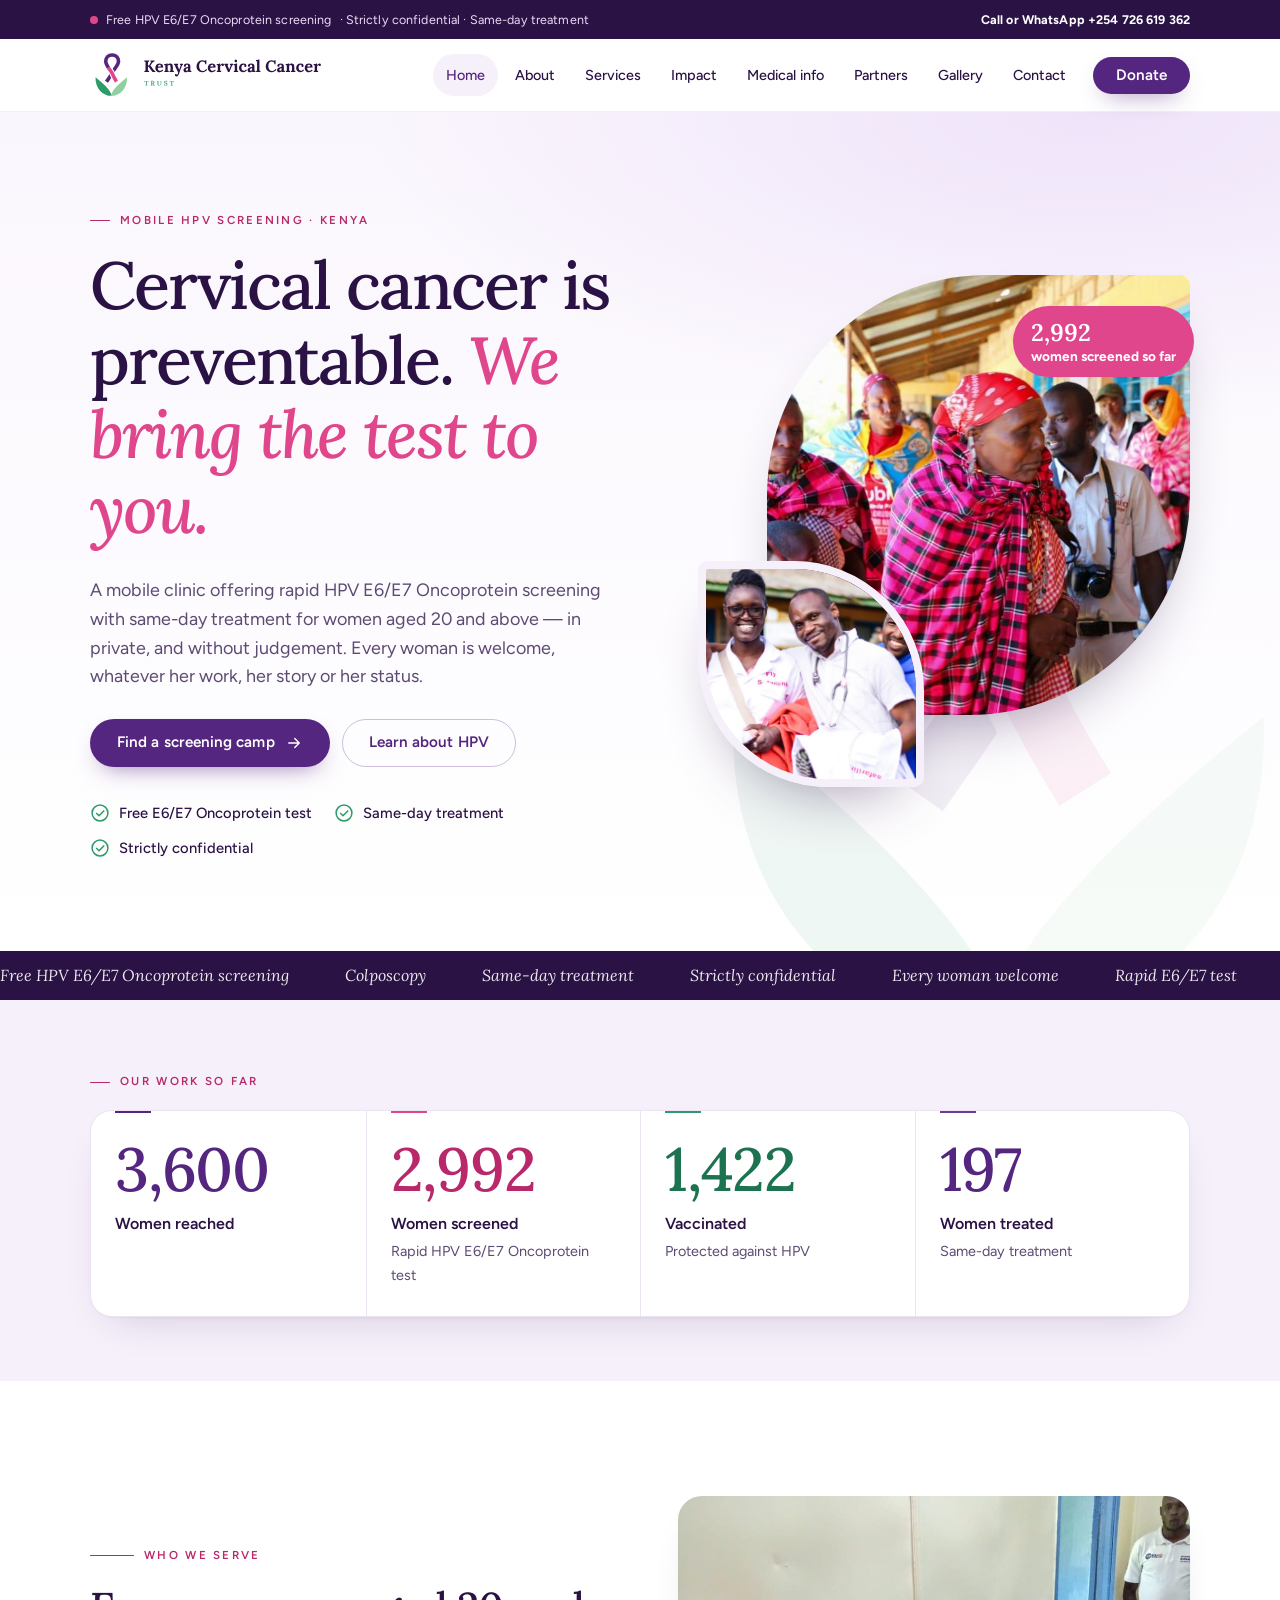
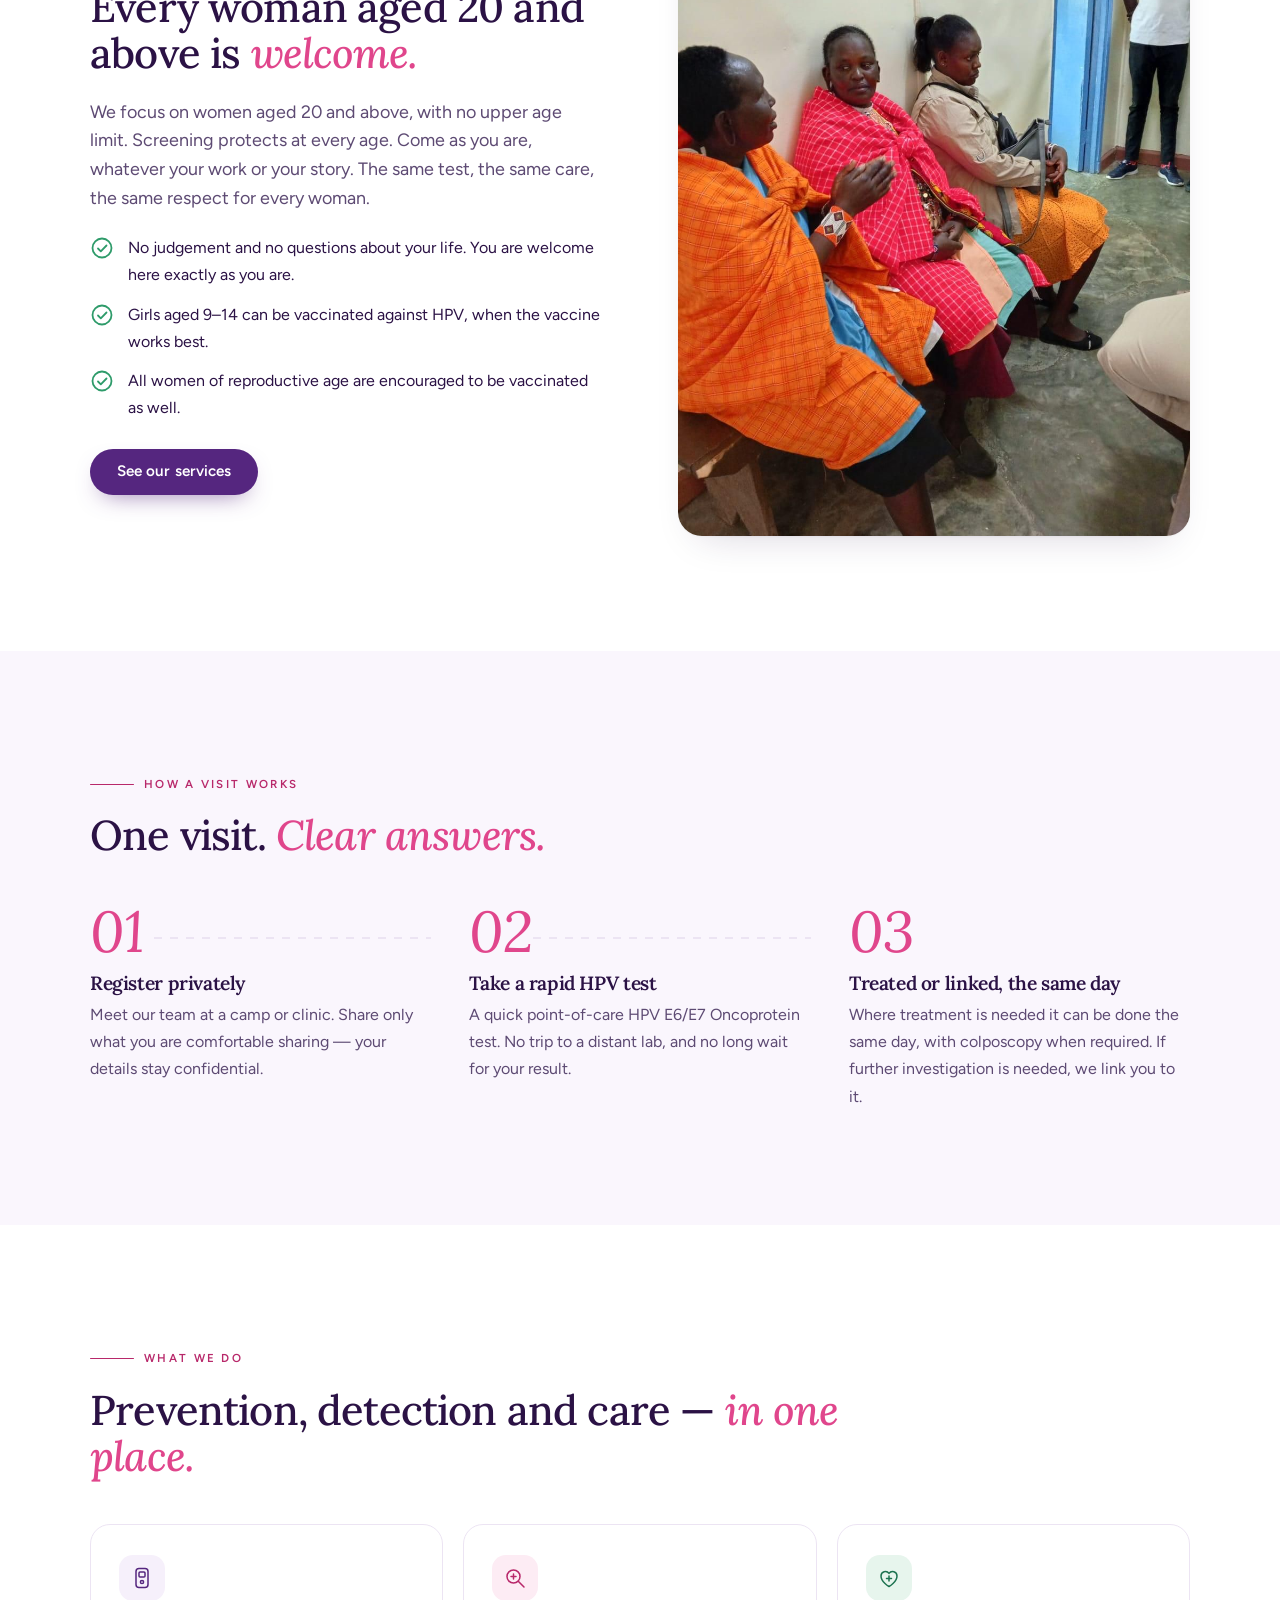
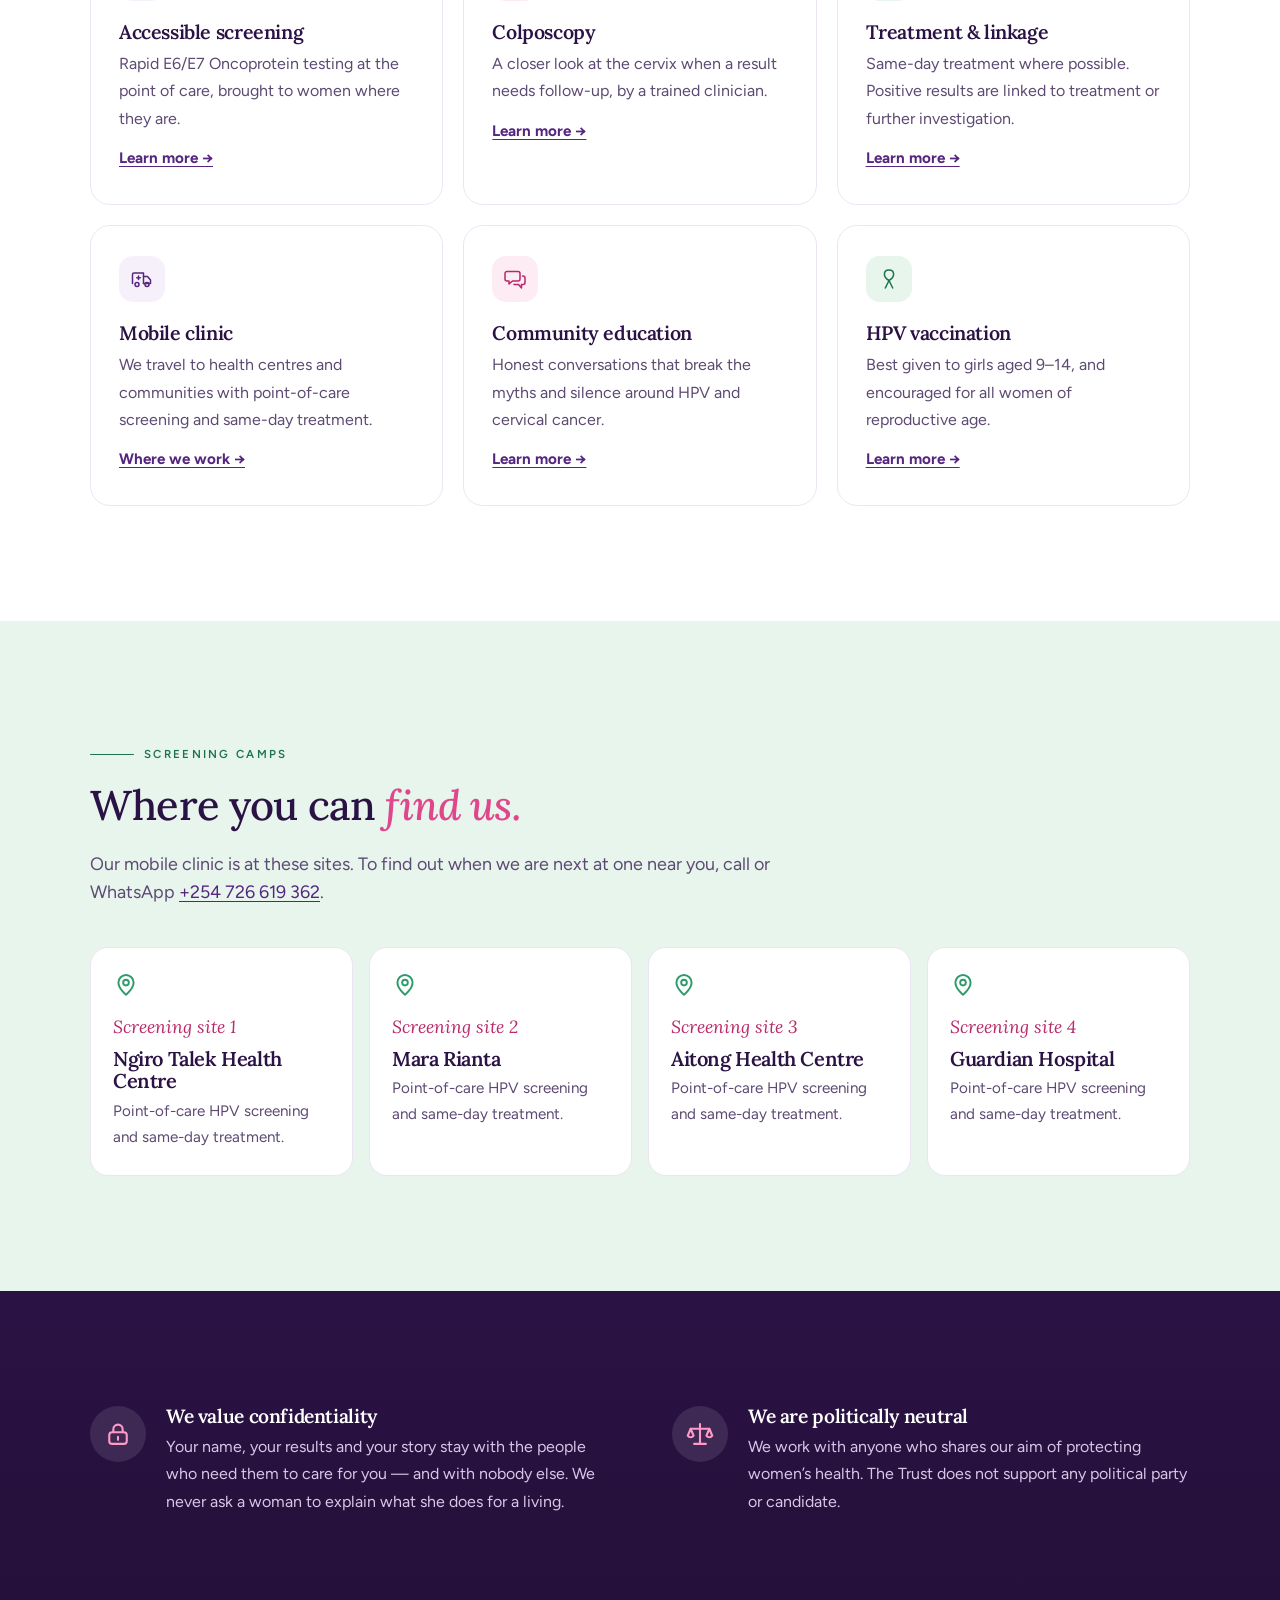
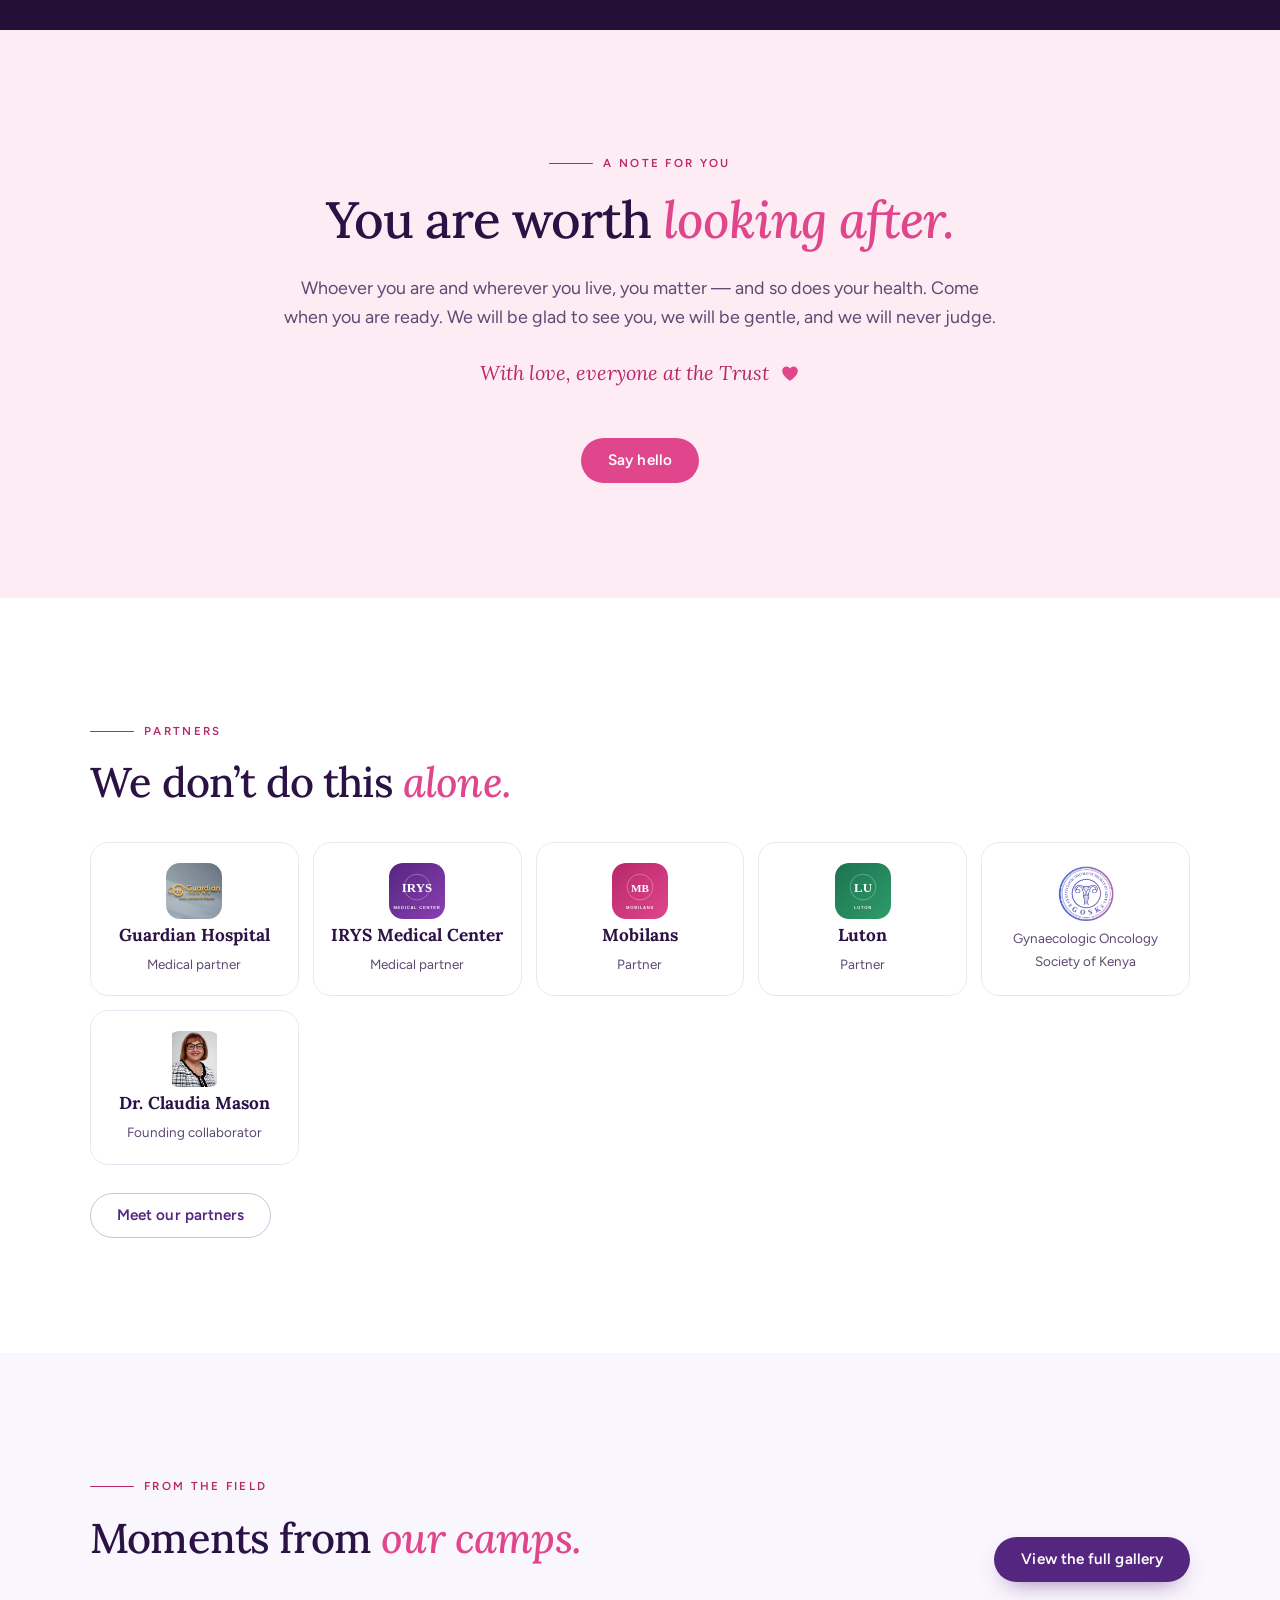
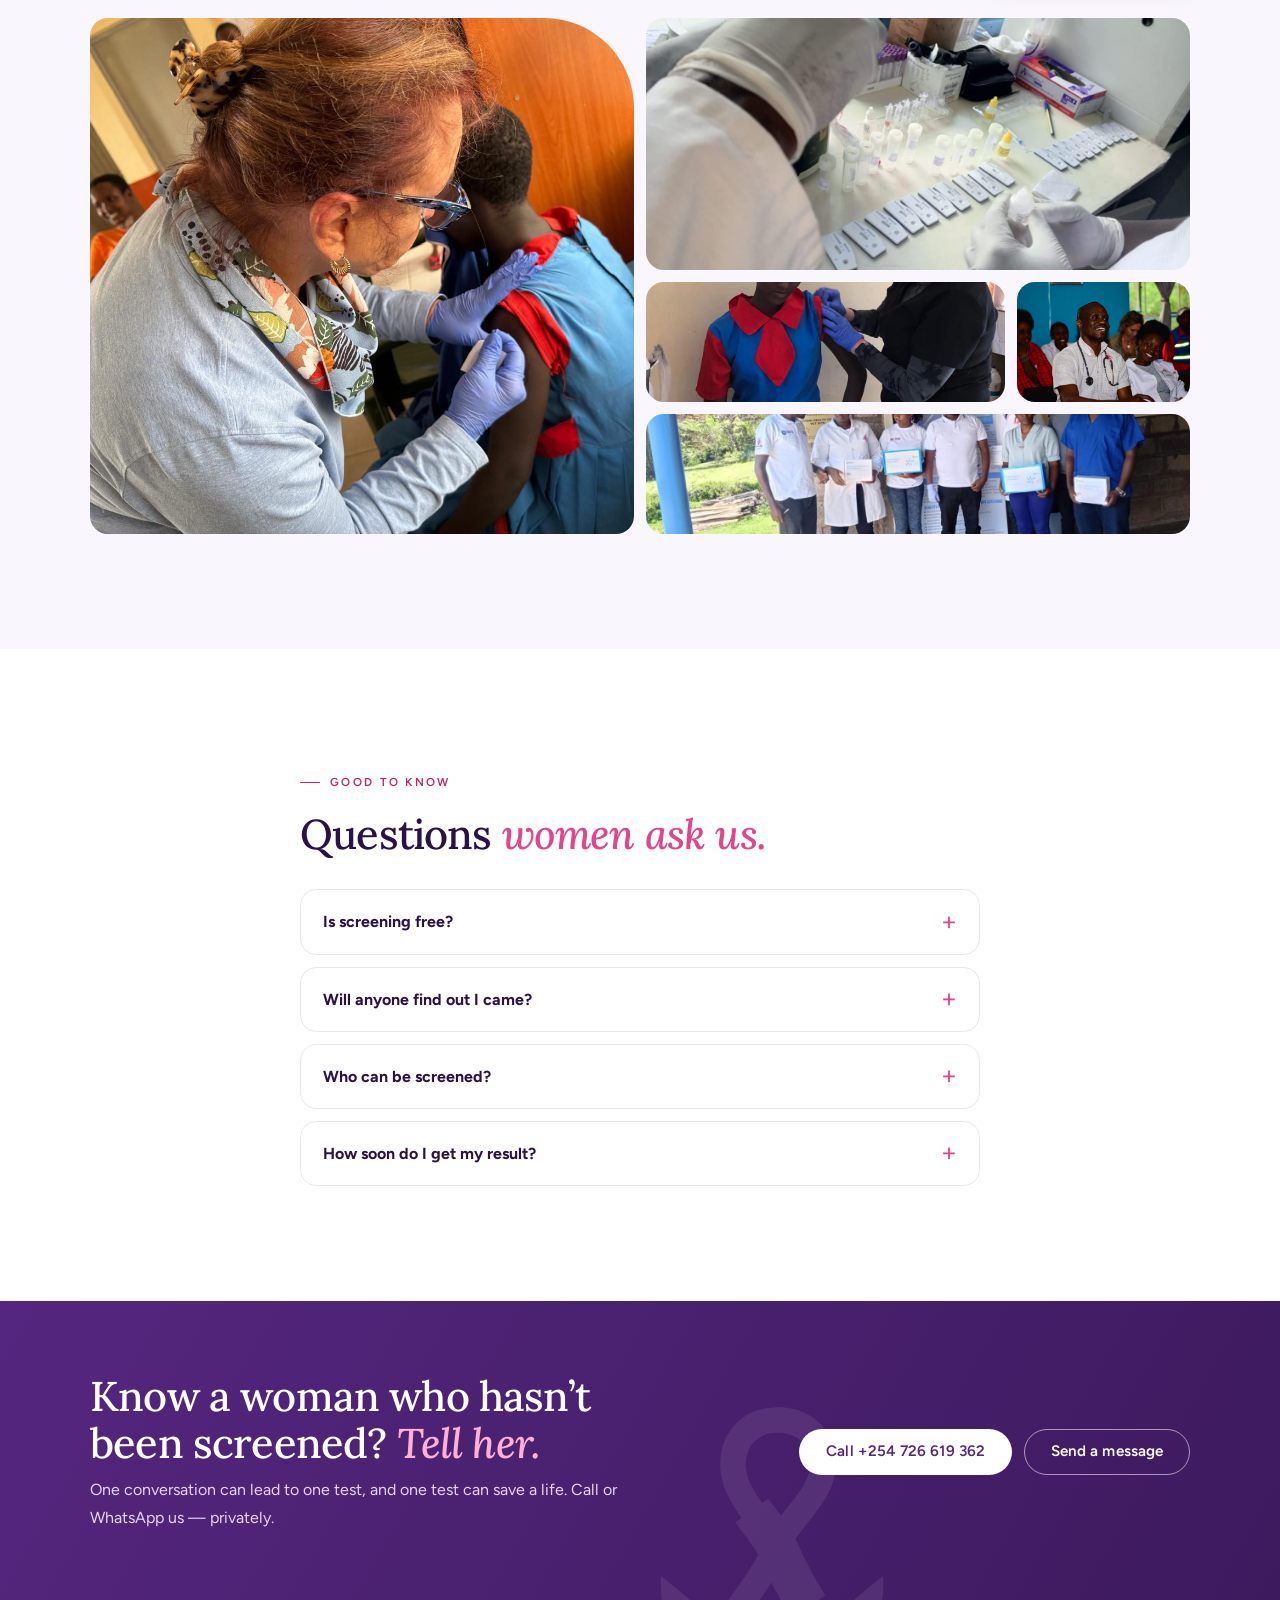
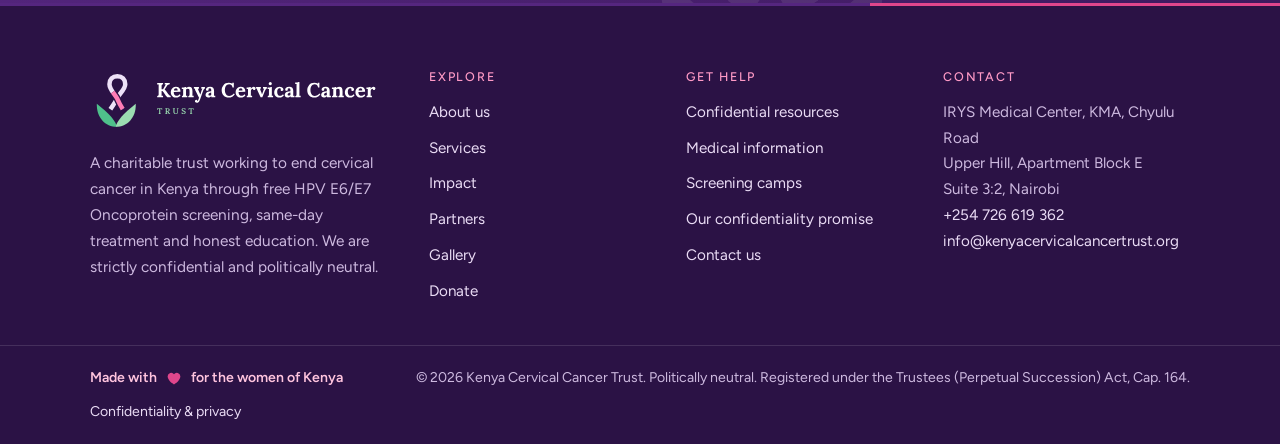
<file: index.html>
<!DOCTYPE html>
<html lang="en" class="no-js">
<head>
<meta charset="utf-8">
<meta name="viewport" content="width=device-width, initial-scale=1">
<title>Kenya Cervical Cancer Trust – Free HPV E6/E7 Oncoprotein screening for women in Kenya</title>
<meta name="description" content="Free, confidential HPV E6/E7 Oncoprotein screening and same-day treatment for women aged 20 and above in Kenya. A politically neutral charitable trust.">
<meta name="robots" content="index, follow">
<meta name="theme-color" content="#55267f">
<meta property="og:type" content="website">
<meta property="og:title" content="Kenya Cervical Cancer Trust – Free HPV E6/E7 Oncoprotein screening for women in Kenya">
<meta property="og:description" content="Free, confidential HPV E6/E7 Oncoprotein screening and same-day treatment for women aged 20 and above in Kenya. A politically neutral charitable trust.">
<meta property="og:image" content="https://www.kenyacervicalcancertrust.org/images/og-image.png">
<meta property="og:url" content="https://www.kenyacervicalcancertrust.org/index.html">
<meta name="twitter:card" content="summary_large_image">
<link rel="icon" href="images/favicon.svg" type="image/svg+xml">
<link rel="icon" href="images/favicon.png" type="image/png" sizes="512x512">
<link rel="apple-touch-icon" href="images/favicon.png">
<link rel="preconnect" href="https://fonts.googleapis.com">
<link rel="preconnect" href="https://fonts.gstatic.com" crossorigin>
<link rel="stylesheet" href="https://fonts.googleapis.com/css2?family=Figtree:wght@400;500;600;700;800&display=swap">
<link rel="stylesheet" href="css/style.css">
</head>
<body>
<a class="skip" href="#main">Skip to content</a>
<div class="topbar"><div class="wrap">
  <span class="pillar"><span class="dot"></span> Free HPV E6/E7 Oncoprotein screening <span class="hide-s">&middot; Strictly confidential &middot; Same-day treatment</span></span>
  <span class="pillar"><a href="tel:+254726619362"><span class="hide-s">Call or WhatsApp </span>+254 726 619 362</a></span>
</div></div>
<header class="site-header"><div class="wrap">
  <a class="brand" href="index.html" aria-label="Kenya Cervical Cancer Trust — home"><img src="images/logo-horizontal.svg" alt="Kenya Cervical Cancer Trust" width="280" height="56"></a>
  <button class="menu-toggle" aria-expanded="false" aria-controls="site-nav" aria-label="Menu"><svg class="" viewBox="0 0 24 24" fill="none" stroke="currentColor" stroke-width="1.8" stroke-linecap="round" stroke-linejoin="round" aria-hidden="true" ><path d="M4 7h16M4 12h16M4 17h16"/></svg></button>
  <nav class="nav" id="site-nav" aria-label="Main"><a class="link" href="index.html" aria-current="page">Home</a><a class="link" href="about.html">About</a><a class="link" href="services.html">Services</a><a class="link" href="impact.html">Impact</a><a class="link" href="medical-info.html">Medical info</a><a class="link" href="partners.html">Partners</a><a class="link" href="gallery.html">Gallery</a><a class="link" href="contact.html">Contact</a><a class="btn btn-primary" href="donate.html">Donate</a></nav>
</div></header>
<main id="main">

<section class="hero"><img class="hero-ribbon" src="images/logo-mark.svg" alt="" aria-hidden="true">
<div class="wrap">
  <div>
    <span class="eyebrow">Mobile HPV screening &middot; Kenya</span>
    <h1>Cervical cancer is preventable. <em>We bring the test to you.</em></h1>
    <p class="lead">A mobile clinic offering rapid HPV E6/E7 Oncoprotein screening with same-day treatment for women aged 20 and above &mdash; in private, and without judgement. Every woman is welcome, whatever her work, her story or her status.</p>
    <div class="btn-row">
      <a class="btn btn-primary" href="#camps">Find a screening camp <svg class="" viewBox="0 0 24 24" fill="none" stroke="currentColor" stroke-width="1.8" stroke-linecap="round" stroke-linejoin="round" aria-hidden="true" ><path d="M5 12h14M13 6l6 6-6 6"/></svg></a>
      <a class="btn btn-ghost" href="medical-info.html">Learn about HPV</a>
    </div>
    <ul class="promise">
      <li><svg class="" viewBox="0 0 24 24" fill="none" stroke="currentColor" stroke-width="1.8" stroke-linecap="round" stroke-linejoin="round" aria-hidden="true" ><circle cx="12" cy="12" r="9.5"/><path d="M8 12.5l2.8 2.8L16.5 9.5"/></svg> Free E6/E7 Oncoprotein test</li>
      <li><svg class="" viewBox="0 0 24 24" fill="none" stroke="currentColor" stroke-width="1.8" stroke-linecap="round" stroke-linejoin="round" aria-hidden="true" ><circle cx="12" cy="12" r="9.5"/><path d="M8 12.5l2.8 2.8L16.5 9.5"/></svg> Same-day treatment</li><li><svg class="" viewBox="0 0 24 24" fill="none" stroke="currentColor" stroke-width="1.8" stroke-linecap="round" stroke-linejoin="round" aria-hidden="true" ><circle cx="12" cy="12" r="9.5"/><path d="M8 12.5l2.8 2.8L16.5 9.5"/></svg> Strictly confidential</li>
    </ul>
  </div>
  <div class="hero-art" aria-hidden="false">
    <div class="main"><img src="images/gallery/g19.jpg" alt="Women gathered at a screening camp"></div>
    <div class="second"><img src="images/gallery/g21.jpg" alt="Members of our clinical team smiling"></div>
    <div class="stamp"><b>2,992</b>women screened so far</div>
  </div>
</div>
</section>


<div class="marquee" aria-hidden="true"><div class="track"><span>Free HPV E6/E7 Oncoprotein screening</span><span class="hrt"><svg class="heart-ic" viewBox="0 0 24 24" fill="none" stroke="currentColor" stroke-width="2" stroke-linecap="round" stroke-linejoin="round" aria-hidden="true" ><path d="M12 20.5s-8.5-5-8.5-11A4.7 4.7 0 0 1 12 7a4.7 4.7 0 0 1 8.5 2.5c0 6-8.5 11-8.5 11z"/></svg></span><span>Colposcopy</span><span class="hrt"><svg class="heart-ic" viewBox="0 0 24 24" fill="none" stroke="currentColor" stroke-width="2" stroke-linecap="round" stroke-linejoin="round" aria-hidden="true" ><path d="M12 20.5s-8.5-5-8.5-11A4.7 4.7 0 0 1 12 7a4.7 4.7 0 0 1 8.5 2.5c0 6-8.5 11-8.5 11z"/></svg></span><span>Same-day treatment</span><span class="hrt"><svg class="heart-ic" viewBox="0 0 24 24" fill="none" stroke="currentColor" stroke-width="2" stroke-linecap="round" stroke-linejoin="round" aria-hidden="true" ><path d="M12 20.5s-8.5-5-8.5-11A4.7 4.7 0 0 1 12 7a4.7 4.7 0 0 1 8.5 2.5c0 6-8.5 11-8.5 11z"/></svg></span><span>Strictly confidential</span><span class="hrt"><svg class="heart-ic" viewBox="0 0 24 24" fill="none" stroke="currentColor" stroke-width="2" stroke-linecap="round" stroke-linejoin="round" aria-hidden="true" ><path d="M12 20.5s-8.5-5-8.5-11A4.7 4.7 0 0 1 12 7a4.7 4.7 0 0 1 8.5 2.5c0 6-8.5 11-8.5 11z"/></svg></span><span>Every woman welcome</span><span class="hrt"><svg class="heart-ic" viewBox="0 0 24 24" fill="none" stroke="currentColor" stroke-width="2" stroke-linecap="round" stroke-linejoin="round" aria-hidden="true" ><path d="M12 20.5s-8.5-5-8.5-11A4.7 4.7 0 0 1 12 7a4.7 4.7 0 0 1 8.5 2.5c0 6-8.5 11-8.5 11z"/></svg></span><span>Rapid E6/E7 test</span><span class="hrt"><svg class="heart-ic" viewBox="0 0 24 24" fill="none" stroke="currentColor" stroke-width="2" stroke-linecap="round" stroke-linejoin="round" aria-hidden="true" ><path d="M12 20.5s-8.5-5-8.5-11A4.7 4.7 0 0 1 12 7a4.7 4.7 0 0 1 8.5 2.5c0 6-8.5 11-8.5 11z"/></svg></span><span>Free HPV E6/E7 Oncoprotein screening</span><span class="hrt"><svg class="heart-ic" viewBox="0 0 24 24" fill="none" stroke="currentColor" stroke-width="2" stroke-linecap="round" stroke-linejoin="round" aria-hidden="true" ><path d="M12 20.5s-8.5-5-8.5-11A4.7 4.7 0 0 1 12 7a4.7 4.7 0 0 1 8.5 2.5c0 6-8.5 11-8.5 11z"/></svg></span><span>Colposcopy</span><span class="hrt"><svg class="heart-ic" viewBox="0 0 24 24" fill="none" stroke="currentColor" stroke-width="2" stroke-linecap="round" stroke-linejoin="round" aria-hidden="true" ><path d="M12 20.5s-8.5-5-8.5-11A4.7 4.7 0 0 1 12 7a4.7 4.7 0 0 1 8.5 2.5c0 6-8.5 11-8.5 11z"/></svg></span><span>Same-day treatment</span><span class="hrt"><svg class="heart-ic" viewBox="0 0 24 24" fill="none" stroke="currentColor" stroke-width="2" stroke-linecap="round" stroke-linejoin="round" aria-hidden="true" ><path d="M12 20.5s-8.5-5-8.5-11A4.7 4.7 0 0 1 12 7a4.7 4.7 0 0 1 8.5 2.5c0 6-8.5 11-8.5 11z"/></svg></span><span>Strictly confidential</span><span class="hrt"><svg class="heart-ic" viewBox="0 0 24 24" fill="none" stroke="currentColor" stroke-width="2" stroke-linecap="round" stroke-linejoin="round" aria-hidden="true" ><path d="M12 20.5s-8.5-5-8.5-11A4.7 4.7 0 0 1 12 7a4.7 4.7 0 0 1 8.5 2.5c0 6-8.5 11-8.5 11z"/></svg></span><span>Every woman welcome</span><span class="hrt"><svg class="heart-ic" viewBox="0 0 24 24" fill="none" stroke="currentColor" stroke-width="2" stroke-linecap="round" stroke-linejoin="round" aria-hidden="true" ><path d="M12 20.5s-8.5-5-8.5-11A4.7 4.7 0 0 1 12 7a4.7 4.7 0 0 1 8.5 2.5c0 6-8.5 11-8.5 11z"/></svg></span><span>Rapid E6/E7 test</span><span class="hrt"><svg class="heart-ic" viewBox="0 0 24 24" fill="none" stroke="currentColor" stroke-width="2" stroke-linecap="round" stroke-linejoin="round" aria-hidden="true" ><path d="M12 20.5s-8.5-5-8.5-11A4.7 4.7 0 0 1 12 7a4.7 4.7 0 0 1 8.5 2.5c0 6-8.5 11-8.5 11z"/></svg></span></div></div>
<section class="stats-band section tight">
<div class="wrap">
  <span class="eyebrow">Our work so far</span>
  <div class="stats "><div class="stat reveal"><div class="num" data-count="3600">3,600</div><div class="lbl">Women reached</div></div><div class="stat reveal"><div class="num" data-count="2992">2,992</div><div class="lbl">Women screened</div><div class="sub">Rapid HPV E6/E7 Oncoprotein test</div></div><div class="stat reveal"><div class="num" data-count="1422">1,422</div><div class="lbl">Vaccinated</div><div class="sub">Protected against HPV</div></div><div class="stat reveal"><div class="num" data-count="197">197</div><div class="lbl">Women treated</div><div class="sub">Same-day treatment</div></div></div>
</div>
</section>

<section class="section">
<div class="wrap split">
  <div class="reveal">
    <span class="eyebrow">Who we serve</span>
    <h2>Every woman aged 20 and above is <em>welcome.</em></h2>
    <p class="lead">We focus on women aged 20 and above, with no upper age limit. Screening protects at every age. Come as you are, whatever your work or your story. The same test, the same care, the same respect for every woman.</p>
    <ul class="ticks">
      <li><svg class="" viewBox="0 0 24 24" fill="none" stroke="currentColor" stroke-width="1.8" stroke-linecap="round" stroke-linejoin="round" aria-hidden="true" ><circle cx="12" cy="12" r="9.5"/><path d="M8 12.5l2.8 2.8L16.5 9.5"/></svg><span>No judgement and no questions about your life. You are welcome here exactly as you are.</span></li><li><svg class="" viewBox="0 0 24 24" fill="none" stroke="currentColor" stroke-width="1.8" stroke-linecap="round" stroke-linejoin="round" aria-hidden="true" ><circle cx="12" cy="12" r="9.5"/><path d="M8 12.5l2.8 2.8L16.5 9.5"/></svg><span>Girls aged 9&ndash;14 can be vaccinated against HPV, when the vaccine works best.</span></li><li><svg class="" viewBox="0 0 24 24" fill="none" stroke="currentColor" stroke-width="1.8" stroke-linecap="round" stroke-linejoin="round" aria-hidden="true" ><circle cx="12" cy="12" r="9.5"/><path d="M8 12.5l2.8 2.8L16.5 9.5"/></svg><span>All women of reproductive age are encouraged to be vaccinated as well.</span></li>
    </ul>
    <div class="btn-row"><a class="btn btn-primary" href="services.html">See our services</a></div>
  </div>
  <div class="photo leaf-l tall reveal"><img src="images/gallery/g06.jpg" alt="Women waiting together at a clinic" loading="lazy"></div>
</div>
</section>

<section class="section bg-lilac">
<div class="wrap">
  <div class="narrow reveal">
    <span class="eyebrow">How a visit works</span>
    <h2>One visit. <em>Clear answers.</em></h2>
  </div>
  <div class="steps">
    <div class="step reveal"><h3>Register privately</h3><p>Meet our team at a camp or clinic. Share only what you are comfortable sharing &mdash; your details stay confidential.</p></div>
    <div class="step reveal"><h3>Take a rapid HPV test</h3><p>A quick point-of-care HPV E6/E7 Oncoprotein test. No trip to a distant lab, and no long wait for your result.</p></div>
    <div class="step reveal"><h3>Treated or linked, the same day</h3><p>Where treatment is needed it can be done the same day, with colposcopy when required. If further investigation is needed, we link you to it.</p></div>
  </div>
</div>
</section>

<section class="section">
<div class="wrap">
  <div class="narrow reveal">
    <span class="eyebrow">What we do</span>
    <h2>Prevention, detection and care &mdash; <em>in one place.</em></h2>
  </div>
  <div class="features">
    <article class="feature reveal"><svg class="mark" viewBox="0 0 24 24" fill="none" stroke="currentColor" stroke-width="1.5" stroke-linecap="round" stroke-linejoin="round" aria-hidden="true" ><rect x="6" y="2.5" width="12" height="19" rx="3"/><rect x="9" y="6" width="6" height="5" rx="1"/><circle cx="12" cy="16" r="1.6"/></svg><h3>Accessible screening</h3><p>Rapid E6/E7 Oncoprotein testing at the point of care, brought to women where they are.</p><a class="more" href="services.html#screening">Learn more &rarr;</a></article>
    <article class="feature reveal"><svg class="mark" viewBox="0 0 24 24" fill="none" stroke="currentColor" stroke-width="1.5" stroke-linecap="round" stroke-linejoin="round" aria-hidden="true" ><circle cx="10.5" cy="10.5" r="6.5"/><path d="M15.5 15.5L21 21"/><path d="M8 10.5h5M10.5 8v5"/></svg><h3>Colposcopy</h3><p>A closer look at the cervix when a result needs follow-up, by a trained clinician.</p><a class="more" href="services.html#colposcopy">Learn more &rarr;</a></article>
    <article class="feature reveal"><svg class="mark" viewBox="0 0 24 24" fill="none" stroke="currentColor" stroke-width="1.5" stroke-linecap="round" stroke-linejoin="round" aria-hidden="true" ><path d="M12 20.5s-8-4.6-8-10.6A4.4 4.4 0 0 1 12 7.4a4.4 4.4 0 0 1 8 2.5c0 6-8 10.6-8 10.6z"/><path d="M12 10v5M9.5 12.5h5"/></svg><h3>Treatment &amp; linkage</h3><p>Same-day treatment where possible. Positive results are linked to treatment or further investigation.</p><a class="more" href="services.html#navigation">Learn more &rarr;</a></article>
    <article class="feature reveal"><svg class="mark" viewBox="0 0 24 24" fill="none" stroke="currentColor" stroke-width="1.5" stroke-linecap="round" stroke-linejoin="round" aria-hidden="true" ><path d="M2.5 16.5V7.5A1.5 1.5 0 0 1 4 6h9.5v10.5"/><path d="M13.5 9.5h4l3 3.5v3.5h-7"/><circle cx="7" cy="17.5" r="2"/><circle cx="17" cy="17.5" r="2"/><path d="M8.5 9v3.5M6.75 10.75h3.5"/></svg><h3>Mobile clinic</h3><p>We travel to health centres and communities with point-of-care screening and same-day treatment.</p><a class="more" href="#camps">Where we work &rarr;</a></article>
    <article class="feature reveal"><svg class="mark" viewBox="0 0 24 24" fill="none" stroke="currentColor" stroke-width="1.5" stroke-linecap="round" stroke-linejoin="round" aria-hidden="true" ><path d="M4 4.5h11a2 2 0 0 1 2 2V12a2 2 0 0 1-2 2H9.5L6 17v-3H4a2 2 0 0 1-2-2V6.5a2 2 0 0 1 2-2z"/><path d="M19.5 9H20a2 2 0 0 1 2 2v4.5a2 2 0 0 1-2 2h-1.5V21l-3-3.5H11"/></svg><h3>Community education</h3><p>Honest conversations that break the myths and silence around HPV and cervical cancer.</p><a class="more" href="services.html#education">Learn more &rarr;</a></article>
    <article class="feature reveal"><svg class="mark" viewBox="0 0 24 24" fill="none" stroke="currentColor" stroke-width="1.5" stroke-linecap="round" stroke-linejoin="round" aria-hidden="true" ><path d="M12 3c-3 0-4.6 2-4.6 4.2 0 3.6 4.6 6.3 4.6 6.3s4.6-2.7 4.6-6.3C16.6 5 15 3 12 3z"/><path d="M12 13.5L8.3 21M12 13.5l3.7 7.5"/></svg><h3>HPV vaccination</h3><p>Best given to girls aged 9&ndash;14, and encouraged for all women of reproductive age.</p><a class="more" href="medical-info.html#vaccine">Learn more &rarr;</a></article>
  </div>
</div>
</section>

<section class="section bg-mint" id="camps">
<div class="wrap">
  <div class="narrow reveal">
    <span class="eyebrow green">Screening camps</span>
    <h2>Where you can <em>find us.</em></h2>
    <p class="lead">Our mobile clinic is at these sites. To find out when we are next at one near you, call or WhatsApp <a href="tel:+254726619362">+254 726 619 362</a>.</p>
  </div>
  <ul class="camps"><li class="camp reveal"><svg class="" viewBox="0 0 24 24" fill="none" stroke="currentColor" stroke-width="1.8" stroke-linecap="round" stroke-linejoin="round" aria-hidden="true" ><path d="M12 21s7-5.6 7-11.2A7 7 0 0 0 5 9.8C5 15.4 12 21 12 21z"/><circle cx="12" cy="9.8" r="2.6"/></svg><span class="n">Screening site 1</span><h3>Ngiro Talek Health Centre</h3><p>Point-of-care HPV screening and same-day treatment.</p></li><li class="camp reveal"><svg class="" viewBox="0 0 24 24" fill="none" stroke="currentColor" stroke-width="1.8" stroke-linecap="round" stroke-linejoin="round" aria-hidden="true" ><path d="M12 21s7-5.6 7-11.2A7 7 0 0 0 5 9.8C5 15.4 12 21 12 21z"/><circle cx="12" cy="9.8" r="2.6"/></svg><span class="n">Screening site 2</span><h3>Mara Rianta</h3><p>Point-of-care HPV screening and same-day treatment.</p></li><li class="camp reveal"><svg class="" viewBox="0 0 24 24" fill="none" stroke="currentColor" stroke-width="1.8" stroke-linecap="round" stroke-linejoin="round" aria-hidden="true" ><path d="M12 21s7-5.6 7-11.2A7 7 0 0 0 5 9.8C5 15.4 12 21 12 21z"/><circle cx="12" cy="9.8" r="2.6"/></svg><span class="n">Screening site 3</span><h3>Aitong Health Centre</h3><p>Point-of-care HPV screening and same-day treatment.</p></li><li class="camp reveal"><svg class="" viewBox="0 0 24 24" fill="none" stroke="currentColor" stroke-width="1.8" stroke-linecap="round" stroke-linejoin="round" aria-hidden="true" ><path d="M12 21s7-5.6 7-11.2A7 7 0 0 0 5 9.8C5 15.4 12 21 12 21z"/><circle cx="12" cy="9.8" r="2.6"/></svg><span class="n">Screening site 4</span><h3>Guardian Hospital</h3><p>Point-of-care HPV screening and same-day treatment.</p></li></ul>
</div>
</section>

<section class="section on-dark" id="promise">
<div class="wrap">
  <div class="pledge">
    <div class="block reveal"><div class="ic"><svg class="" viewBox="0 0 24 24" fill="none" stroke="currentColor" stroke-width="1.8" stroke-linecap="round" stroke-linejoin="round" aria-hidden="true" ><rect x="4.5" y="10.5" width="15" height="10" rx="2.5"/><path d="M8 10.5V8a4 4 0 0 1 8 0v2.5"/><path d="M12 14.5v2.5"/></svg></div><div><h3>We value confidentiality</h3><p>Your name, your results and your story stay with the people who need them to care for you &mdash; and with nobody else. We never ask a woman to explain what she does for a living.</p></div></div>
    <div class="block reveal"><div class="ic"><svg class="" viewBox="0 0 24 24" fill="none" stroke="currentColor" stroke-width="1.8" stroke-linecap="round" stroke-linejoin="round" aria-hidden="true" ><path d="M12 3.5v17M7 20.5h10"/><path d="M4 7.5h16"/><path d="M4 7.5l-2.5 6a3 3 0 0 0 5 0zM20 7.5l-2.5 6a3 3 0 0 0 5 0z"/></svg></div><div><h3>We are politically neutral</h3><p>We work with anyone who shares our aim of protecting women&rsquo;s health. The Trust does not support any political party or candidate.</p></div></div>
  </div>
</div>
</section>

<section class="section love">
<div class="hearts" aria-hidden="true"><i></i><i></i><i></i><i></i><i></i><i></i><i></i></div>
<div class="wrap">
  <div class="love-card reveal">
    <span class="eyebrow">A note for you</span>
    <h2>You are worth <em>looking after.</em></h2>
    <p class="lead">Whoever you are and wherever you live, you matter &mdash; and so does your health. Come when you are ready. We will be glad to see you, we will be gentle, and we will never judge.</p>
    <p class="sign">With love, everyone at the Trust <svg class="heart-ic" viewBox="0 0 24 24" fill="none" stroke="currentColor" stroke-width="2" stroke-linecap="round" stroke-linejoin="round" aria-hidden="true" ><path d="M12 20.5s-8.5-5-8.5-11A4.7 4.7 0 0 1 12 7a4.7 4.7 0 0 1 8.5 2.5c0 6-8.5 11-8.5 11z"/></svg></p>
    <div class="btn-row" style="justify-content:center"><a class="btn btn-pink" href="contact.html">Say hello</a></div>
  </div>
</div>
</section>

<section class="section">
<div class="wrap">
  <div class="narrow reveal">
    <span class="eyebrow">Partners</span>
    <h2>We don&rsquo;t do this <em>alone.</em></h2>
  </div>
  <div class="partner-row">
    <div class="partner-chip reveal"><img src="images/people/guardian-hospital.jpeg" alt="Guardian Hospital logo" loading="lazy" width="52" height="52"><strong>Guardian Hospital</strong><span>Medical partner</span></div>
    <div class="partner-chip reveal"><img src="images/people/irys-medical-center.svg" alt="IRYS Medical Center logo" loading="lazy" width="52" height="52"><strong>IRYS Medical Center</strong><span>Medical partner</span></div>
    <div class="partner-chip reveal"><img src="images/people/mobilans.svg" alt="Mobilans logo" loading="lazy" width="52" height="52"><strong>Mobilans</strong><span>Partner</span></div>
    <div class="partner-chip reveal"><img src="images/people/luton.svg" alt="Luton logo" loading="lazy" width="52" height="52"><strong>Luton</strong><span>Partner</span></div>
    <div class="partner-chip reveal"><img src="images/people/gosk.png" alt="Gynaecologic Oncology Society of Kenya logo" loading="lazy" width="52" height="52"><span>Gynaecologic Oncology Society of Kenya</span></div>
    <div class="partner-chip reveal"><img src="images/people/claudia-mason.jpg" alt="Dr. Claudia Mason" loading="lazy" width="52" height="52"><strong>Dr. Claudia Mason</strong><span>Founding collaborator</span></div>
  </div>
  <div class="btn-row"><a class="btn btn-ghost" href="partners.html">Meet our partners</a></div>
</div>
</section>

<section class="section bg-lilac">
<div class="wrap">
  <div class="split top" style="align-items:end">
    <div class="reveal"><span class="eyebrow">From the field</span><h2>Moments from <em>our camps.</em></h2></div>
    <div class="reveal" style="text-align:right"><a class="btn btn-primary" href="gallery.html">View the full gallery</a></div>
  </div>
  <div class="mosaic">
    <a href="gallery.html"><img src="images/gallery/g03.jpg" alt="HPV vaccination at a school outreach" loading="lazy"></a><a href="gallery.html"><img src="images/gallery/g07.jpg" alt="Rapid tests ready at the point of care" loading="lazy"></a><a href="gallery.html"><img src="images/gallery/g24.jpg" alt="A girl receiving her HPV vaccine" loading="lazy"></a><a href="gallery.html"><img src="images/gallery/g11.jpg" alt="Team briefing" loading="lazy"></a><a href="gallery.html"><img src="images/gallery/g15.jpg" alt="The screening team" loading="lazy"></a>
  </div>
</div>
</section>

<section class="section">
<div class="wrap narrow">
  <span class="eyebrow">Good to know</span>
  <h2>Questions <em>women ask us.</em></h2>
  <div class="faq">
    <details><summary>Is screening free?</summary><div class="ans"><p>Yes. Our mission is to provide free HPV E6/E7 Oncoprotein screening for women in Kenya.</p></div></details>
    <details><summary>Will anyone find out I came?</summary><div class="ans"><p>No. We value confidentiality. Your details and results are shared only with the people involved in your care, and only for that purpose &mdash; never with an employer, family or anyone else unless you say so.</p></div></details>
    <details><summary>Who can be screened?</summary><div class="ans"><p>Women aged 20 and above, with no upper age limit. Girls aged 9&ndash;14 can be vaccinated against HPV, which is when the vaccine works best, and all women of reproductive age are encouraged to be vaccinated too.</p></div></details>
    <details><summary>How soon do I get my result?</summary><div class="ans"><p>The rapid HPV E6/E7 Oncoprotein test is done at the point of care, so you get your result the same day.</p></div></details>
  </div>
</div>
</section>
<section class="cta"><img class="hero-ribbon" src="images/logo-mark.svg" alt="" aria-hidden="true"><div class="wrap">
<div><h2>Know a woman who hasn&rsquo;t been screened? <em>Tell her.</em></h2><p>One conversation can lead to one test, and one test can save a life. Call or WhatsApp us &mdash; privately.</p></div>
<div class="btn-row"><a class="btn btn-light" href="tel:+254726619362">Call +254 726 619 362</a><a class="btn btn-ghost-light" href="contact.html">Send a message</a></div></div></section>
</main>
<footer class="site-footer">
<div class="tricolor"></div>
<div class="wrap">
  <div class="about">
    <img src="images/logo-horizontal-light.svg" alt="Kenya Cervical Cancer Trust" width="340" height="62">
    <p>A charitable trust working to end cervical cancer in Kenya through free HPV E6/E7 Oncoprotein screening, same-day treatment and honest education. We are strictly confidential and politically neutral.</p>
  </div>
  <div><h4>Explore</h4><ul>
    <li><a href="about.html">About us</a></li><li><a href="services.html">Services</a></li><li><a href="impact.html">Impact</a></li>
    <li><a href="partners.html">Partners</a></li><li><a href="gallery.html">Gallery</a></li><li><a href="donate.html">Donate</a></li></ul></div>
  <div><h4>Get help</h4><ul>
    <li><a href="medical-info.html#sex-workers">Confidential resources</a></li>
    <li><a href="medical-info.html">Medical information</a></li>
    <li><a href="index.html#camps">Screening camps</a></li>
    <li><a href="about.html#confidentiality">Our confidentiality promise</a></li>
    <li><a href="contact.html">Contact us</a></li></ul></div>
  <div><h4>Contact</h4>
    <address>IRYS Medical Center, KMA, Chyulu Road<br>Upper Hill, Apartment Block E<br>Suite 3:2, Nairobi<br>
    <a href="tel:+254726619362">+254 726 619 362</a><br><a href="mailto:info@kenyacervicalcancertrust.org">info@kenyacervicalcancertrust.org</a></address></div>
</div>
<div class="legal"><div class="wrap">
  <span class="love-line">Made with <svg class="heart-ic" viewBox="0 0 24 24" fill="none" stroke="currentColor" stroke-width="2" stroke-linecap="round" stroke-linejoin="round" aria-hidden="true" ><path d="M12 20.5s-8.5-5-8.5-11A4.7 4.7 0 0 1 12 7a4.7 4.7 0 0 1 8.5 2.5c0 6-8.5 11-8.5 11z"/></svg> for the women of Kenya</span><span>&copy; 2026 Kenya Cervical Cancer Trust. Politically neutral. Registered under the Trustees (Perpetual Succession) Act, Cap. 164.</span>
  <a href="about.html#confidentiality">Confidentiality &amp; privacy</a>
</div></div>
</footer>
<script src="js/main.js" defer></script>
</body>
</html>
</file>
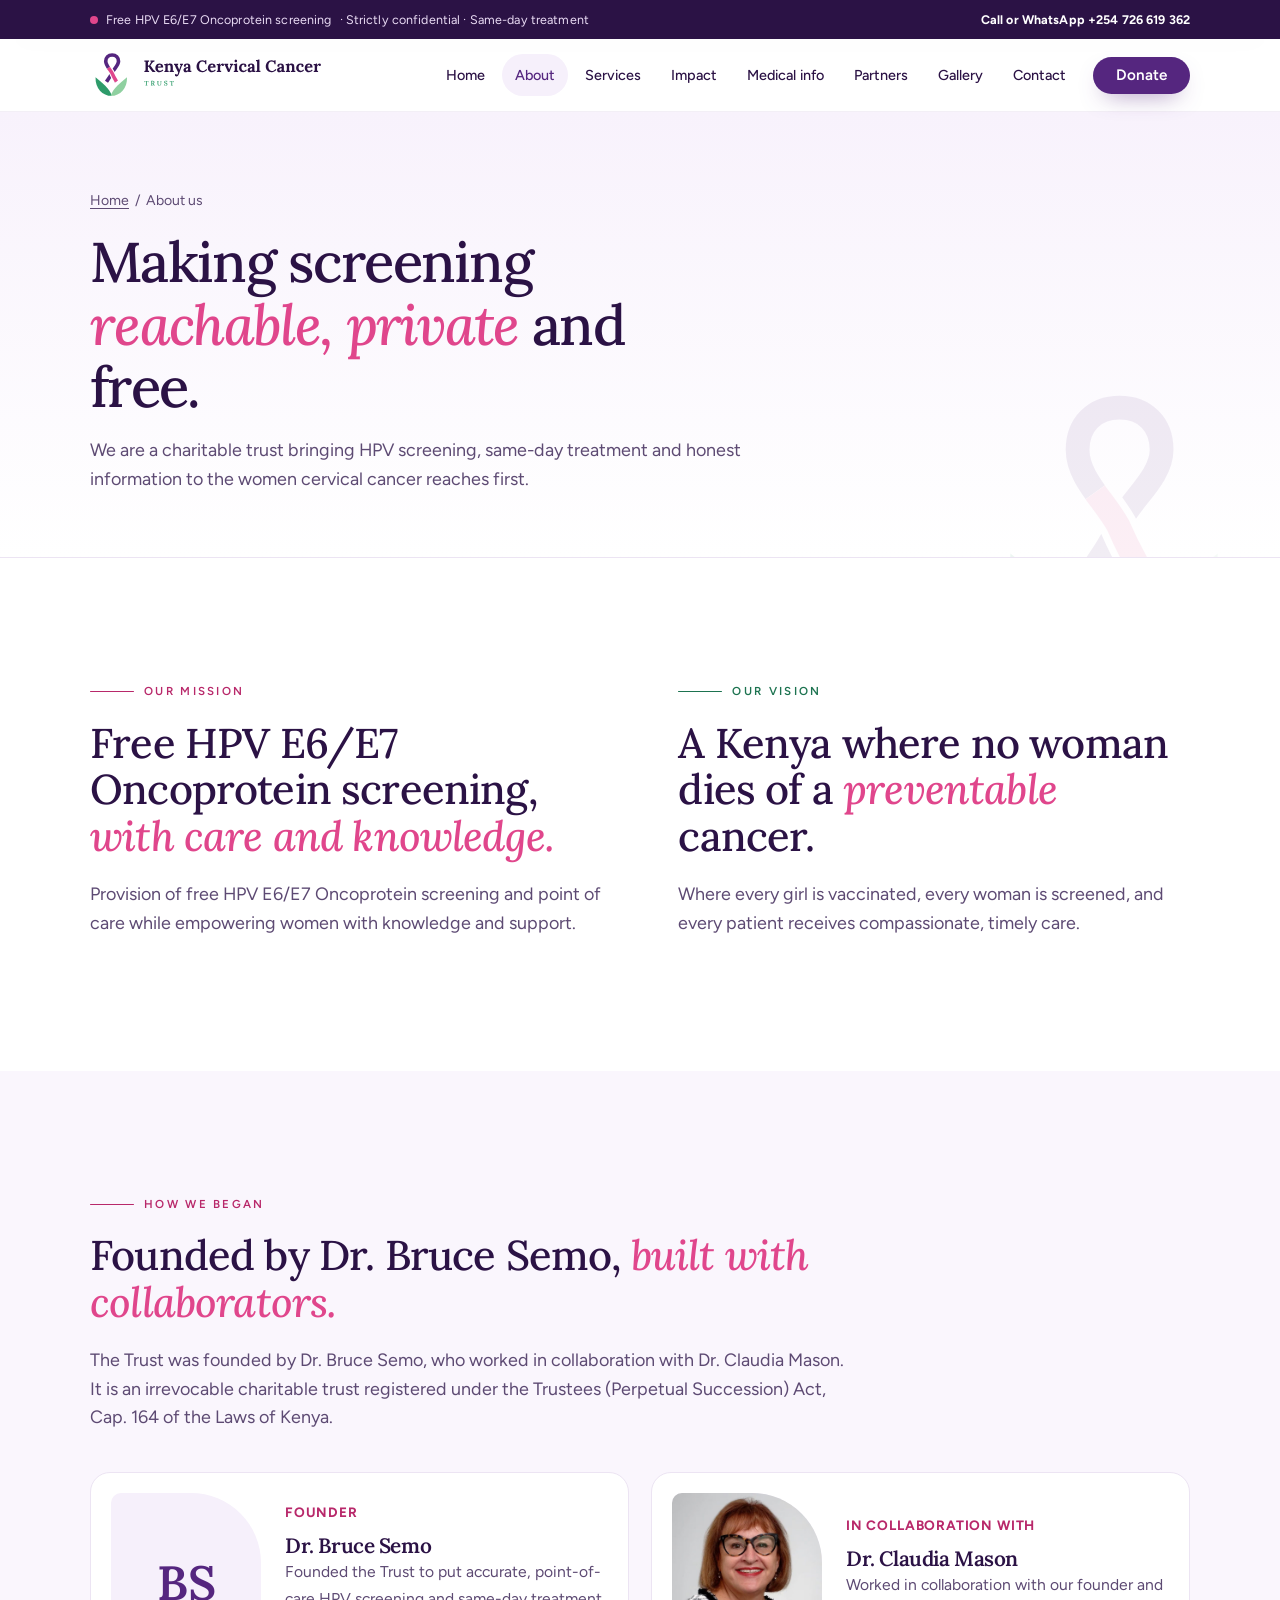
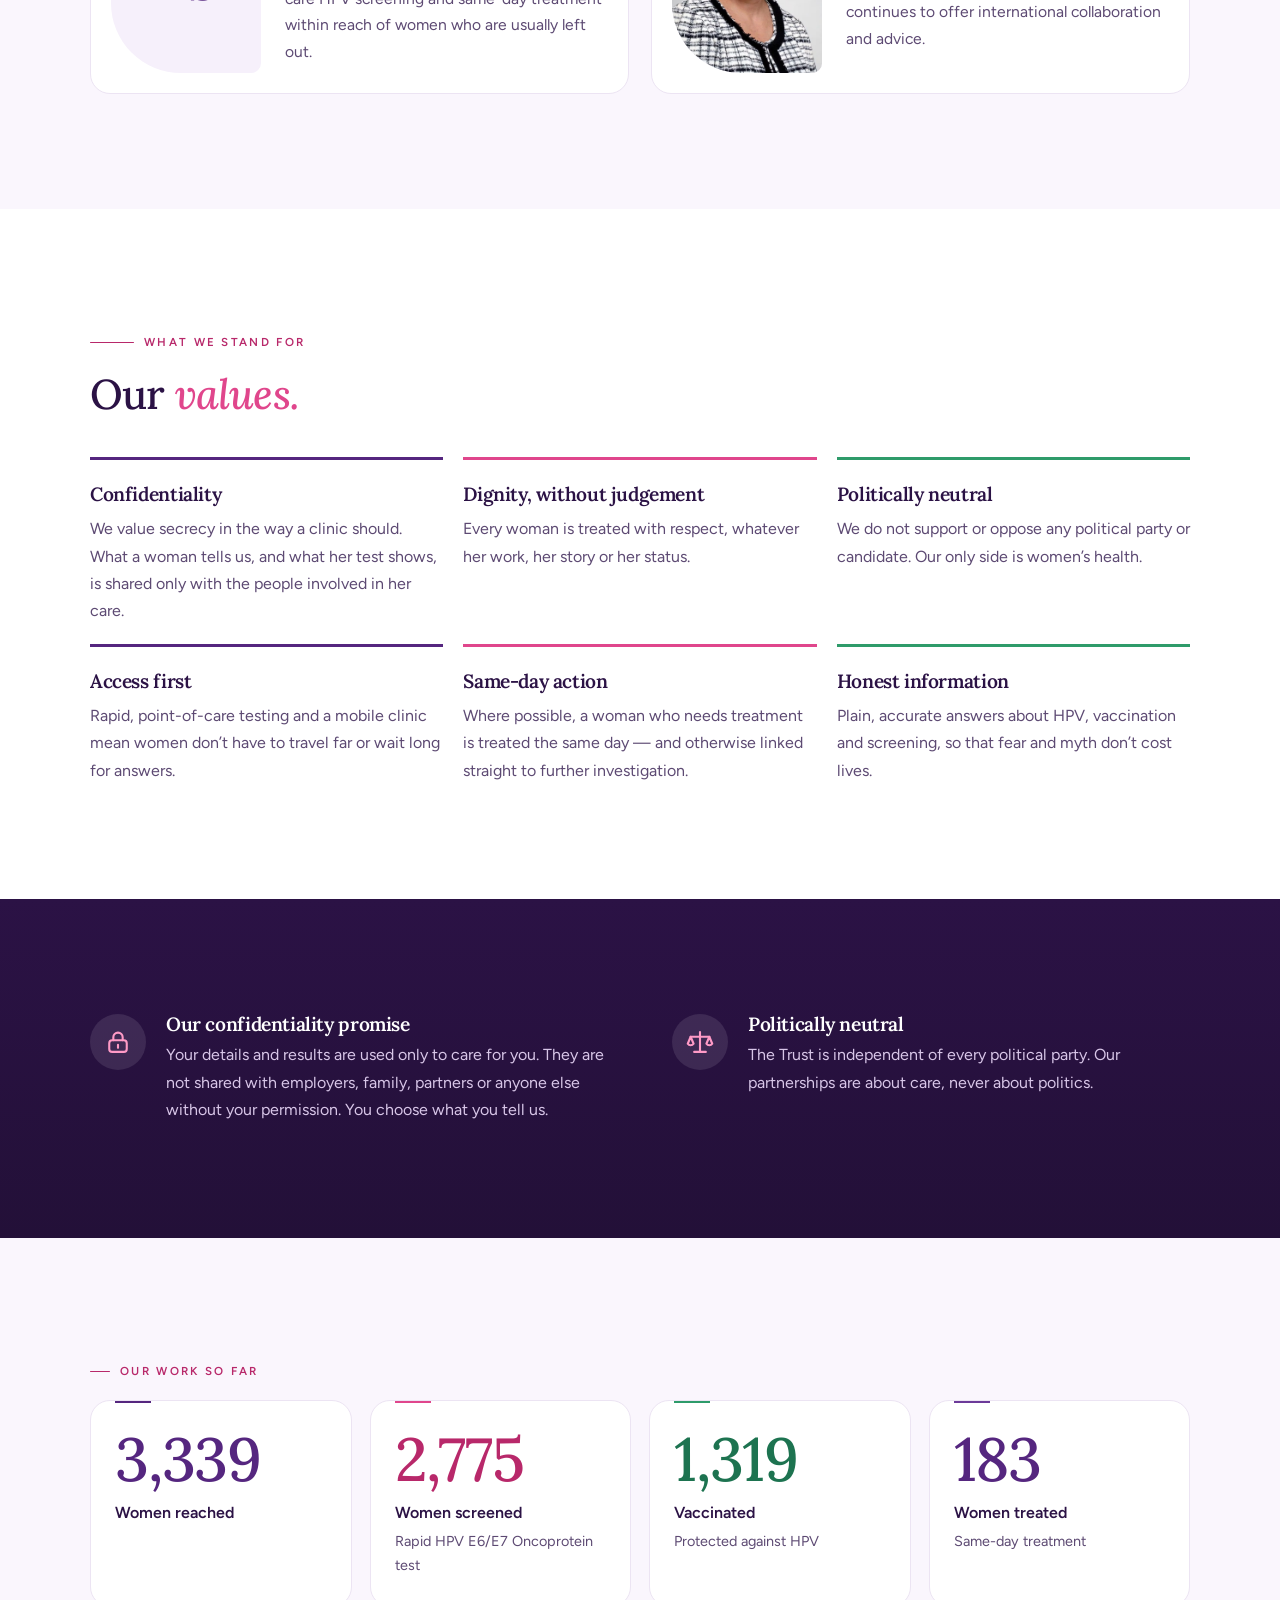
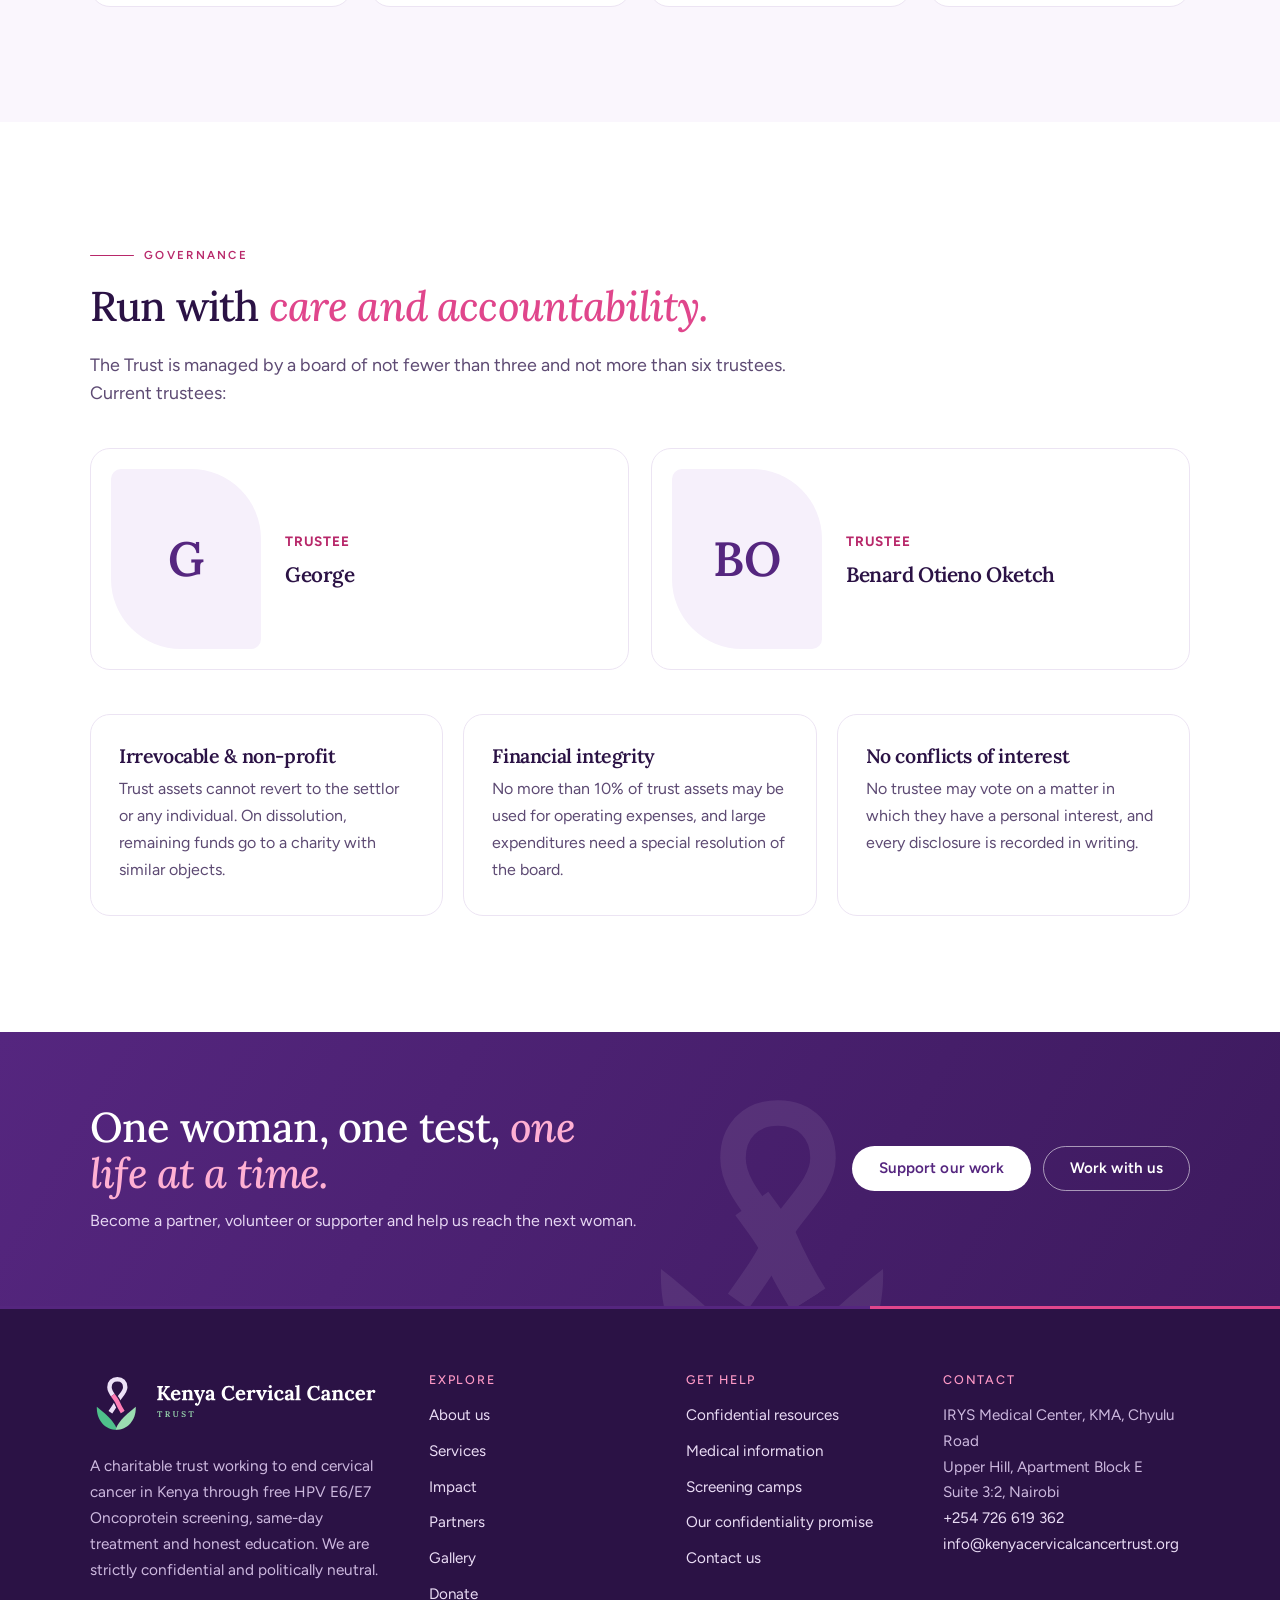
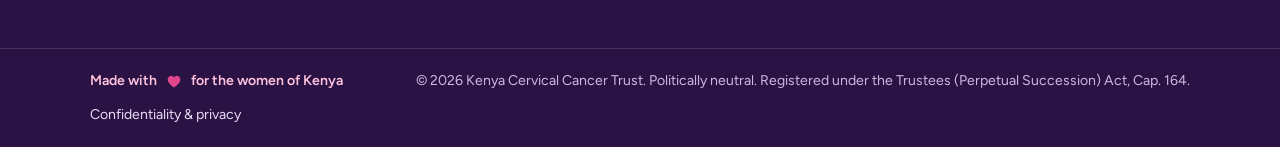
<file: about.html>
<!DOCTYPE html>
<html lang="en" class="no-js">
<head>
<meta charset="utf-8">
<meta name="viewport" content="width=device-width, initial-scale=1">
<title>About us – Kenya Cervical Cancer Trust</title>
<meta name="description" content="The Kenya Cervical Cancer Trust was founded by Dr. Bruce Semo in collaboration with Dr. Claudia Mason. Our mission, values and governance.">
<meta name="robots" content="index, follow">
<meta name="theme-color" content="#55267f">
<meta property="og:type" content="website">
<meta property="og:title" content="About us – Kenya Cervical Cancer Trust">
<meta property="og:description" content="The Kenya Cervical Cancer Trust was founded by Dr. Bruce Semo in collaboration with Dr. Claudia Mason. Our mission, values and governance.">
<meta property="og:image" content="https://www.kenyacervicalcancertrust.org/images/og-image.png">
<meta property="og:url" content="https://www.kenyacervicalcancertrust.org/about.html">
<meta name="twitter:card" content="summary_large_image">
<link rel="icon" href="images/favicon.svg" type="image/svg+xml">
<link rel="icon" href="images/favicon.png" type="image/png" sizes="512x512">
<link rel="apple-touch-icon" href="images/favicon.png">
<link rel="preconnect" href="https://fonts.googleapis.com">
<link rel="preconnect" href="https://fonts.gstatic.com" crossorigin>
<link rel="stylesheet" href="https://fonts.googleapis.com/css2?family=Figtree:wght@400;500;600;700;800&display=swap">
<link rel="stylesheet" href="css/style.css">
</head>
<body>
<a class="skip" href="#main">Skip to content</a>
<div class="topbar"><div class="wrap">
  <span class="pillar"><span class="dot"></span> Free HPV E6/E7 Oncoprotein screening <span class="hide-s">&middot; Strictly confidential &middot; Same-day treatment</span></span>
  <span class="pillar"><a href="tel:+254726619362"><span class="hide-s">Call or WhatsApp </span>+254 726 619 362</a></span>
</div></div>
<header class="site-header"><div class="wrap">
  <a class="brand" href="index.html" aria-label="Kenya Cervical Cancer Trust — home"><img src="images/logo-horizontal.svg" alt="Kenya Cervical Cancer Trust" width="280" height="56"></a>
  <button class="menu-toggle" aria-expanded="false" aria-controls="site-nav" aria-label="Menu"><svg class="" viewBox="0 0 24 24" fill="none" stroke="currentColor" stroke-width="1.8" stroke-linecap="round" stroke-linejoin="round" aria-hidden="true" ><path d="M4 7h16M4 12h16M4 17h16"/></svg></button>
  <nav class="nav" id="site-nav" aria-label="Main"><a class="link" href="index.html">Home</a><a class="link" href="about.html" aria-current="page">About</a><a class="link" href="services.html">Services</a><a class="link" href="impact.html">Impact</a><a class="link" href="medical-info.html">Medical info</a><a class="link" href="partners.html">Partners</a><a class="link" href="gallery.html">Gallery</a><a class="link" href="contact.html">Contact</a><a class="btn btn-primary" href="donate.html">Donate</a></nav>
</div></header>
<main id="main">
<section class="page-hero"><img class="hero-ribbon" src="images/logo-mark.svg" alt="" aria-hidden="true">
<div class="wrap">
  <p class="crumbs"><a href="index.html">Home</a> &nbsp;/&nbsp; About us</p>
  <h1>Making screening <em>reachable, private</em> and free.</h1>
  <p class="lead">We are a charitable trust bringing HPV screening, same-day treatment and honest information to the women cervical cancer reaches first.</p>
</div></section>
<section class="section">
<div class="wrap">
  <div class="split top">
    <div class="reveal"><span class="eyebrow">Our mission</span><h2>Free HPV E6/E7 Oncoprotein screening, <em>with care and knowledge.</em></h2>
      <p class="lead">Provision of free HPV E6/E7 Oncoprotein screening and point of care while empowering women with knowledge and support.</p></div>
    <div class="reveal"><span class="eyebrow green">Our vision</span><h2>A Kenya where no woman dies of a <em>preventable</em> cancer.</h2>
      <p class="lead">Where every girl is vaccinated, every woman is screened, and every patient receives compassionate, timely care.</p></div>
  </div>
</div>
</section>

<section class="section bg-lilac" id="founder">
<div class="wrap">
  <div class="narrow reveal"><span class="eyebrow">How we began</span><h2>Founded by Dr. Bruce Semo, <em>built with collaborators.</em></h2>
  <p class="lead">The Trust was founded by Dr. Bruce Semo, who worked in collaboration with Dr. Claudia Mason. It is an irrevocable charitable trust registered under the Trustees (Perpetual Succession) Act, Cap. 164 of the Laws of Kenya.</p></div>
  <div class="people">
    <div class="person reveal"><div class="ph"><span class="mono" aria-hidden="true">BS</span></div>
      <div><div class="role">Founder</div><h3>Dr. Bruce Semo</h3><p>Founded the Trust to put accurate, point-of-care HPV screening and same-day treatment within reach of women who are usually left out.</p></div></div>
    <div class="person reveal"><div class="ph"><img src="images/people/claudia-mason.jpg" alt="Dr. Claudia Mason" loading="lazy"></div>
      <div><div class="role">In collaboration with</div><h3>Dr. Claudia Mason</h3><p>Worked in collaboration with our founder and continues to offer international collaboration and advice.</p></div></div>
  </div>
</div>
</section>

<section class="section">
<div class="wrap">
  <div class="narrow reveal"><span class="eyebrow">What we stand for</span><h2>Our <em>values.</em></h2></div>
  <div class="values">
    <div class="value reveal"><h3>Confidentiality</h3><p>We value secrecy in the way a clinic should. What a woman tells us, and what her test shows, is shared only with the people involved in her care.</p></div>
    <div class="value reveal"><h3>Dignity, without judgement</h3><p>Every woman is treated with respect, whatever her work, her story or her status.</p></div>
    <div class="value reveal"><h3>Politically neutral</h3><p>We do not support or oppose any political party or candidate. Our only side is women&rsquo;s health.</p></div>
    <div class="value reveal"><h3>Access first</h3><p>Rapid, point-of-care testing and a mobile clinic mean women don&rsquo;t have to travel far or wait long for answers.</p></div>
    <div class="value reveal"><h3>Same-day action</h3><p>Where possible, a woman who needs treatment is treated the same day &mdash; and otherwise linked straight to further investigation.</p></div>
    <div class="value reveal"><h3>Honest information</h3><p>Plain, accurate answers about HPV, vaccination and screening, so that fear and myth don&rsquo;t cost lives.</p></div>
  </div>
</div>
</section>

<section class="section on-dark" id="confidentiality">
<div class="wrap">
  <div class="pledge">
    <div class="block reveal"><div class="ic"><svg class="" viewBox="0 0 24 24" fill="none" stroke="currentColor" stroke-width="1.8" stroke-linecap="round" stroke-linejoin="round" aria-hidden="true" ><rect x="4.5" y="10.5" width="15" height="10" rx="2.5"/><path d="M8 10.5V8a4 4 0 0 1 8 0v2.5"/><path d="M12 14.5v2.5"/></svg></div><div><h3>Our confidentiality promise</h3><p>Your details and results are used only to care for you. They are not shared with employers, family, partners or anyone else without your permission. You choose what you tell us.</p></div></div>
    <div class="block reveal"><div class="ic"><svg class="" viewBox="0 0 24 24" fill="none" stroke="currentColor" stroke-width="1.8" stroke-linecap="round" stroke-linejoin="round" aria-hidden="true" ><path d="M12 3.5v17M7 20.5h10"/><path d="M4 7.5h16"/><path d="M4 7.5l-2.5 6a3 3 0 0 0 5 0zM20 7.5l-2.5 6a3 3 0 0 0 5 0z"/></svg></div><div><h3>Politically neutral</h3><p>The Trust is independent of every political party. Our partnerships are about care, never about politics.</p></div></div>
  </div>
</div>
</section>

<section class="section bg-lilac">
<div class="wrap"><span class="eyebrow">Our work so far</span><div class="stats cards"><div class="stat reveal"><div class="num" data-count="3600">3,600</div><div class="lbl">Women reached</div></div><div class="stat reveal"><div class="num" data-count="2992">2,992</div><div class="lbl">Women screened</div><div class="sub">Rapid HPV E6/E7 Oncoprotein test</div></div><div class="stat reveal"><div class="num" data-count="1422">1,422</div><div class="lbl">Vaccinated</div><div class="sub">Protected against HPV</div></div><div class="stat reveal"><div class="num" data-count="197">197</div><div class="lbl">Women treated</div><div class="sub">Same-day treatment</div></div></div></div>
</section>

<section class="section" id="governance">
<div class="wrap">
  <div class="narrow reveal"><span class="eyebrow">Governance</span><h2>Run with <em>care and accountability.</em></h2>
  <p class="lead">The Trust is managed by a board of not fewer than three and not more than six trustees. Current trustees:</p></div>
  <div class="people">
    <div class="person reveal"><div class="ph"><span class="mono" aria-hidden="true">G</span></div><div><div class="role">Trustee</div><h3>George</h3></div></div>
    <div class="person reveal"><div class="ph"><span class="mono" aria-hidden="true">BO</span></div><div><div class="role">Trustee</div><h3>Benard Otieno Oketch</h3></div></div>
  </div>
  <div class="features">
    <article class="feature reveal"><h3>Irrevocable &amp; non-profit</h3><p>Trust assets cannot revert to the settlor or any individual. On dissolution, remaining funds go to a charity with similar objects.</p></article>
    <article class="feature reveal"><h3>Financial integrity</h3><p>No more than 10% of trust assets may be used for operating expenses, and large expenditures need a special resolution of the board.</p></article>
    <article class="feature reveal"><h3>No conflicts of interest</h3><p>No trustee may vote on a matter in which they have a personal interest, and every disclosure is recorded in writing.</p></article>
  </div>
</div>
</section>
<section class="cta"><img class="hero-ribbon" src="images/logo-mark.svg" alt="" aria-hidden="true"><div class="wrap">
<div><h2>One woman, one test, <em>one life at a time.</em></h2><p>Become a partner, volunteer or supporter and help us reach the next woman.</p></div>
<div class="btn-row"><a class="btn btn-light" href="donate.html">Support our work</a><a class="btn btn-ghost-light" href="contact.html">Work with us</a></div></div></section>
</main>
<footer class="site-footer">
<div class="tricolor"></div>
<div class="wrap">
  <div class="about">
    <img src="images/logo-horizontal-light.svg" alt="Kenya Cervical Cancer Trust" width="340" height="62">
    <p>A charitable trust working to end cervical cancer in Kenya through free HPV E6/E7 Oncoprotein screening, same-day treatment and honest education. We are strictly confidential and politically neutral.</p>
  </div>
  <div><h4>Explore</h4><ul>
    <li><a href="about.html">About us</a></li><li><a href="services.html">Services</a></li><li><a href="impact.html">Impact</a></li>
    <li><a href="partners.html">Partners</a></li><li><a href="gallery.html">Gallery</a></li><li><a href="donate.html">Donate</a></li></ul></div>
  <div><h4>Get help</h4><ul>
    <li><a href="medical-info.html#sex-workers">Confidential resources</a></li>
    <li><a href="medical-info.html">Medical information</a></li>
    <li><a href="index.html#camps">Screening camps</a></li>
    <li><a href="about.html#confidentiality">Our confidentiality promise</a></li>
    <li><a href="contact.html">Contact us</a></li></ul></div>
  <div><h4>Contact</h4>
    <address>IRYS Medical Center, KMA, Chyulu Road<br>Upper Hill, Apartment Block E<br>Suite 3:2, Nairobi<br>
    <a href="tel:+254726619362">+254 726 619 362</a><br><a href="mailto:info@kenyacervicalcancertrust.org">info@kenyacervicalcancertrust.org</a></address></div>
</div>
<div class="legal"><div class="wrap">
  <span class="love-line">Made with <svg class="heart-ic" viewBox="0 0 24 24" fill="none" stroke="currentColor" stroke-width="2" stroke-linecap="round" stroke-linejoin="round" aria-hidden="true" ><path d="M12 20.5s-8.5-5-8.5-11A4.7 4.7 0 0 1 12 7a4.7 4.7 0 0 1 8.5 2.5c0 6-8.5 11-8.5 11z"/></svg> for the women of Kenya</span><span>&copy; 2026 Kenya Cervical Cancer Trust. Politically neutral. Registered under the Trustees (Perpetual Succession) Act, Cap. 164.</span>
  <a href="about.html#confidentiality">Confidentiality &amp; privacy</a>
</div></div>
</footer>
<script src="js/main.js" defer></script>
</body>
</html>
</file>
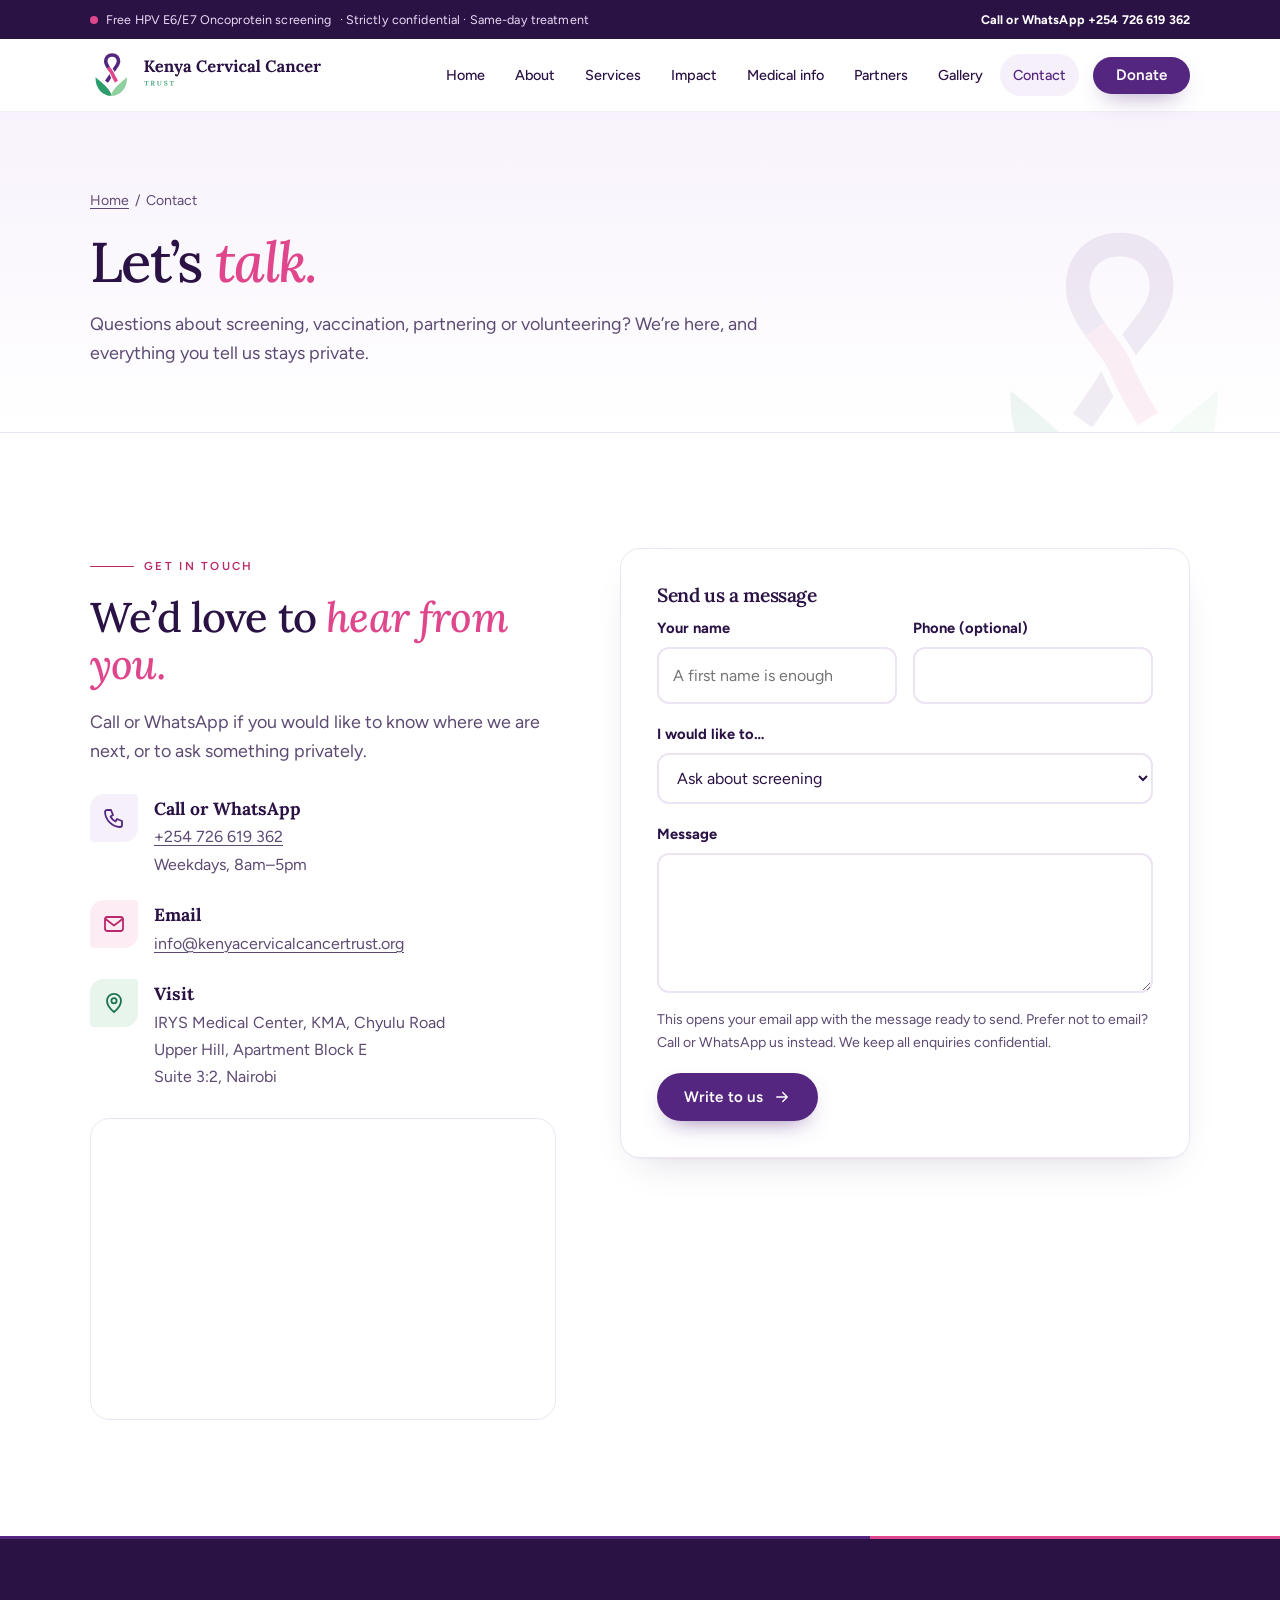
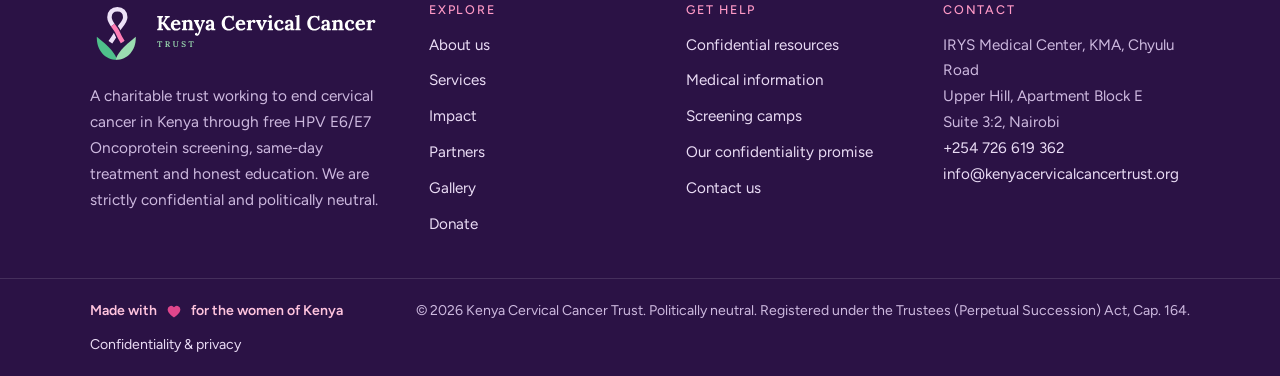
<file: contact.html>
<!DOCTYPE html>
<html lang="en" class="no-js">
<head>
<meta charset="utf-8">
<meta name="viewport" content="width=device-width, initial-scale=1">
<title>Contact – Kenya Cervical Cancer Trust</title>
<meta name="description" content="Contact the Kenya Cervical Cancer Trust: phone, WhatsApp, email and our Nairobi office.">
<meta name="robots" content="index, follow">
<meta name="theme-color" content="#55267f">
<meta property="og:type" content="website">
<meta property="og:title" content="Contact – Kenya Cervical Cancer Trust">
<meta property="og:description" content="Contact the Kenya Cervical Cancer Trust: phone, WhatsApp, email and our Nairobi office.">
<meta property="og:image" content="https://www.kenyacervicalcancertrust.org/images/og-image.png">
<meta property="og:url" content="https://www.kenyacervicalcancertrust.org/contact.html">
<meta name="twitter:card" content="summary_large_image">
<link rel="icon" href="images/favicon.svg" type="image/svg+xml">
<link rel="icon" href="images/favicon.png" type="image/png" sizes="512x512">
<link rel="apple-touch-icon" href="images/favicon.png">
<link rel="preconnect" href="https://fonts.googleapis.com">
<link rel="preconnect" href="https://fonts.gstatic.com" crossorigin>
<link rel="stylesheet" href="https://fonts.googleapis.com/css2?family=Figtree:wght@400;500;600;700;800&display=swap">
<link rel="stylesheet" href="css/style.css">
</head>
<body>
<a class="skip" href="#main">Skip to content</a>
<div class="topbar"><div class="wrap">
  <span class="pillar"><span class="dot"></span> Free HPV E6/E7 Oncoprotein screening <span class="hide-s">&middot; Strictly confidential &middot; Same-day treatment</span></span>
  <span class="pillar"><a href="tel:+254726619362"><span class="hide-s">Call or WhatsApp </span>+254 726 619 362</a></span>
</div></div>
<header class="site-header"><div class="wrap">
  <a class="brand" href="index.html" aria-label="Kenya Cervical Cancer Trust — home"><img src="images/logo-horizontal.svg" alt="Kenya Cervical Cancer Trust" width="280" height="56"></a>
  <button class="menu-toggle" aria-expanded="false" aria-controls="site-nav" aria-label="Menu"><svg class="" viewBox="0 0 24 24" fill="none" stroke="currentColor" stroke-width="1.8" stroke-linecap="round" stroke-linejoin="round" aria-hidden="true" ><path d="M4 7h16M4 12h16M4 17h16"/></svg></button>
  <nav class="nav" id="site-nav" aria-label="Main"><a class="link" href="index.html">Home</a><a class="link" href="about.html">About</a><a class="link" href="services.html">Services</a><a class="link" href="impact.html">Impact</a><a class="link" href="medical-info.html">Medical info</a><a class="link" href="partners.html">Partners</a><a class="link" href="gallery.html">Gallery</a><a class="link" href="contact.html" aria-current="page">Contact</a><a class="btn btn-primary" href="donate.html">Donate</a></nav>
</div></header>
<main id="main">
<section class="page-hero"><img class="hero-ribbon" src="images/logo-mark.svg" alt="" aria-hidden="true">
<div class="wrap">
  <p class="crumbs"><a href="index.html">Home</a> &nbsp;/&nbsp; Contact</p>
  <h1>Let&rsquo;s <em>talk.</em></h1>
  <p class="lead">Questions about screening, vaccination, partnering or volunteering? We&rsquo;re here, and everything you tell us stays private.</p>
</div></section><section class="section"><div class="wrap contact-grid">
  <div class="reveal">
    <span class="eyebrow">Get in touch</span>
    <h2>We&rsquo;d love to <em>hear from you.</em></h2>
    <p class="lead">Call or WhatsApp if you would like to know where we are next, or to ask something privately.</p>
    <ul class="info-list">
      <li><span class="ic"><svg class="" viewBox="0 0 24 24" fill="none" stroke="currentColor" stroke-width="1.8" stroke-linecap="round" stroke-linejoin="round" aria-hidden="true" ><path d="M5 4h4l2 5-2.5 1.5a11 11 0 0 0 5 5L15 13l5 2v4a2 2 0 0 1-2 2A16 16 0 0 1 3 6a2 2 0 0 1 2-2z"/></svg></span><div><b>Call or WhatsApp</b><a href="tel:+254726619362">+254 726 619 362</a><br><span>Weekdays, 8am&ndash;5pm</span></div></li>
      <li><span class="ic"><svg class="" viewBox="0 0 24 24" fill="none" stroke="currentColor" stroke-width="1.8" stroke-linecap="round" stroke-linejoin="round" aria-hidden="true" ><rect x="3" y="5" width="18" height="14" rx="2.5"/><path d="M3.5 7l8.5 6.5L20.5 7"/></svg></span><div><b>Email</b><a href="mailto:info@kenyacervicalcancertrust.org">info@kenyacervicalcancertrust.org</a></div></li>
      <li><span class="ic"><svg class="" viewBox="0 0 24 24" fill="none" stroke="currentColor" stroke-width="1.8" stroke-linecap="round" stroke-linejoin="round" aria-hidden="true" ><path d="M12 21s7-5.6 7-11.2A7 7 0 0 0 5 9.8C5 15.4 12 21 12 21z"/><circle cx="12" cy="9.8" r="2.6"/></svg></span><div><b>Visit</b><span>IRYS Medical Center, KMA, Chyulu Road<br>Upper Hill, Apartment Block E<br>Suite 3:2, Nairobi</span></div></li>
    </ul>
    <div class="map"><iframe title="Map showing IRYS Medical Center, Upper Hill, Nairobi" loading="lazy" referrerpolicy="no-referrer-when-downgrade" src="https://maps.google.com/maps?q=IRYS+Medical+Center+Chyulu+Road+Upper+Hill+Nairobi&amp;z=15&amp;output=embed"></iframe></div>
  </div>
  <form class="card reveal" id="contact-form" novalidate>
    <h3>Send us a message</h3>
    <div class="field-row">
      <div class="field"><label for="name">Your name</label><input id="name" name="name" autocomplete="name" placeholder="A first name is enough"></div>
      <div class="field"><label for="phone">Phone (optional)</label><input id="phone" name="phone" type="tel" autocomplete="tel"></div>
    </div>
    <div class="field"><label for="reason">I would like to&hellip;</label>
      <select id="reason" name="reason">
        <option>Ask about screening</option><option>Ask about vaccination</option><option>Find a screening camp</option>
        <option>Partner with the Trust</option><option>Volunteer</option><option>Support the work</option><option>Something else</option>
      </select></div>
    <div class="field"><label for="message">Message</label><textarea id="message" name="message"></textarea>
      <p class="hint">This opens your email app with the message ready to send. Prefer not to email? Call or WhatsApp us instead. We keep all enquiries confidential.</p></div>
    <button class="btn btn-primary" type="submit">Write to us <svg class="" viewBox="0 0 24 24" fill="none" stroke="currentColor" stroke-width="1.8" stroke-linecap="round" stroke-linejoin="round" aria-hidden="true" ><path d="M5 12h14M13 6l6 6-6 6"/></svg></button>
  </form>
</div></section>
</main>
<footer class="site-footer">
<div class="tricolor"></div>
<div class="wrap">
  <div class="about">
    <img src="images/logo-horizontal-light.svg" alt="Kenya Cervical Cancer Trust" width="340" height="62">
    <p>A charitable trust working to end cervical cancer in Kenya through free HPV E6/E7 Oncoprotein screening, same-day treatment and honest education. We are strictly confidential and politically neutral.</p>
  </div>
  <div><h4>Explore</h4><ul>
    <li><a href="about.html">About us</a></li><li><a href="services.html">Services</a></li><li><a href="impact.html">Impact</a></li>
    <li><a href="partners.html">Partners</a></li><li><a href="gallery.html">Gallery</a></li><li><a href="donate.html">Donate</a></li></ul></div>
  <div><h4>Get help</h4><ul>
    <li><a href="medical-info.html#sex-workers">Confidential resources</a></li>
    <li><a href="medical-info.html">Medical information</a></li>
    <li><a href="index.html#camps">Screening camps</a></li>
    <li><a href="about.html#confidentiality">Our confidentiality promise</a></li>
    <li><a href="contact.html">Contact us</a></li></ul></div>
  <div><h4>Contact</h4>
    <address>IRYS Medical Center, KMA, Chyulu Road<br>Upper Hill, Apartment Block E<br>Suite 3:2, Nairobi<br>
    <a href="tel:+254726619362">+254 726 619 362</a><br><a href="mailto:info@kenyacervicalcancertrust.org">info@kenyacervicalcancertrust.org</a></address></div>
</div>
<div class="legal"><div class="wrap">
  <span class="love-line">Made with <svg class="heart-ic" viewBox="0 0 24 24" fill="none" stroke="currentColor" stroke-width="2" stroke-linecap="round" stroke-linejoin="round" aria-hidden="true" ><path d="M12 20.5s-8.5-5-8.5-11A4.7 4.7 0 0 1 12 7a4.7 4.7 0 0 1 8.5 2.5c0 6-8.5 11-8.5 11z"/></svg> for the women of Kenya</span><span>&copy; 2026 Kenya Cervical Cancer Trust. Politically neutral. Registered under the Trustees (Perpetual Succession) Act, Cap. 164.</span>
  <a href="about.html#confidentiality">Confidentiality &amp; privacy</a>
</div></div>
</footer>
<script src="js/main.js" defer></script>
</body>
</html>
</file>
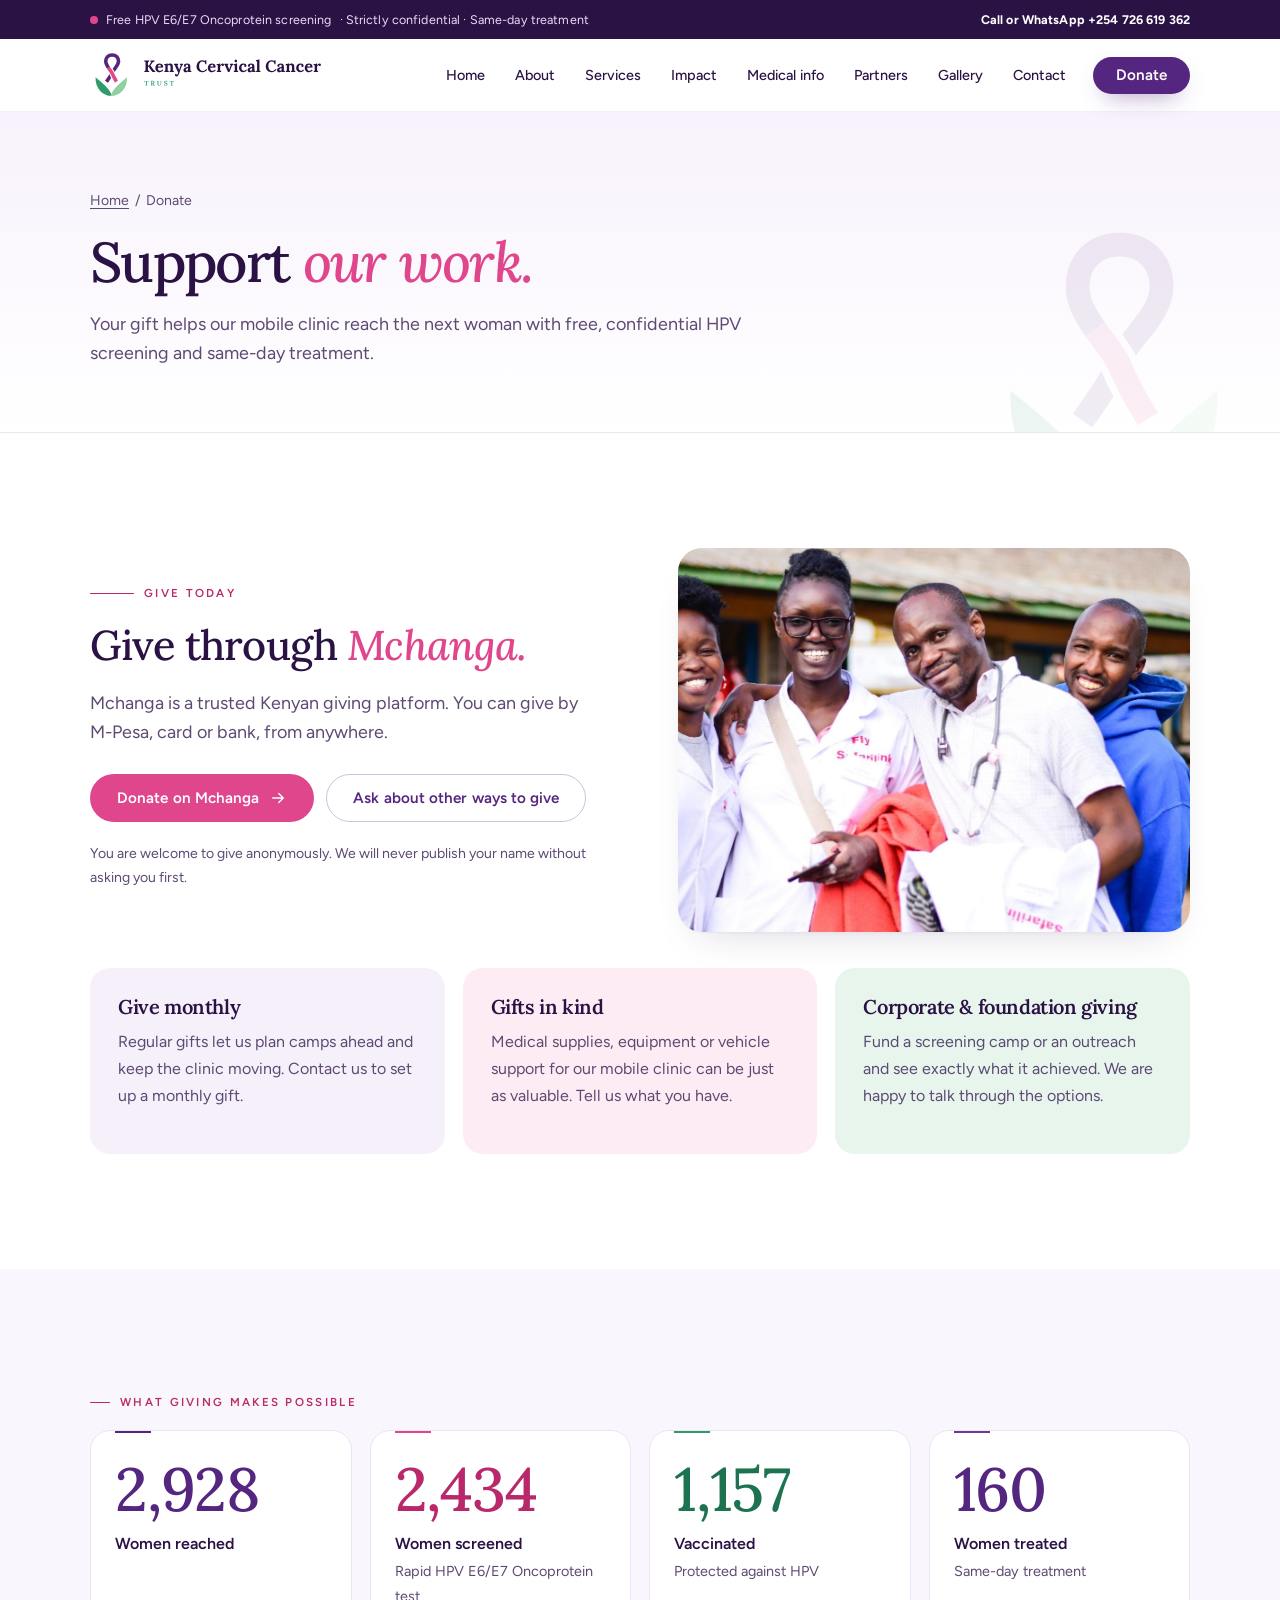
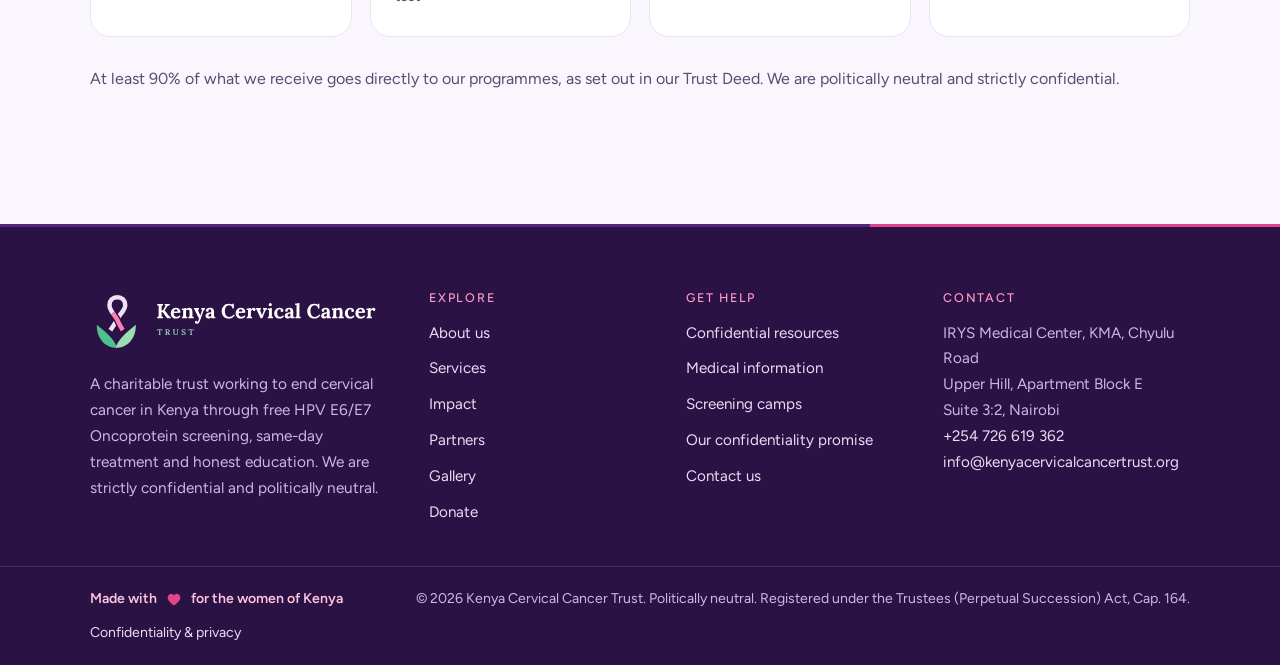
<file: donate.html>
<!DOCTYPE html>
<html lang="en" class="no-js">
<head>
<meta charset="utf-8">
<meta name="viewport" content="width=device-width, initial-scale=1">
<title>Donate – Kenya Cervical Cancer Trust</title>
<meta name="description" content="Give to the Kenya Cervical Cancer Trust to fund free HPV E6/E7 Oncoprotein screening and same-day treatment for women in Kenya.">
<meta name="robots" content="index, follow">
<meta name="theme-color" content="#55267f">
<meta property="og:type" content="website">
<meta property="og:title" content="Donate – Kenya Cervical Cancer Trust">
<meta property="og:description" content="Give to the Kenya Cervical Cancer Trust to fund free HPV E6/E7 Oncoprotein screening and same-day treatment for women in Kenya.">
<meta property="og:image" content="https://www.kenyacervicalcancertrust.org/images/og-image.png">
<meta property="og:url" content="https://www.kenyacervicalcancertrust.org/donate.html">
<meta name="twitter:card" content="summary_large_image">
<link rel="icon" href="images/favicon.svg" type="image/svg+xml">
<link rel="icon" href="images/favicon.png" type="image/png" sizes="512x512">
<link rel="apple-touch-icon" href="images/favicon.png">
<link rel="preconnect" href="https://fonts.googleapis.com">
<link rel="preconnect" href="https://fonts.gstatic.com" crossorigin>
<link rel="stylesheet" href="https://fonts.googleapis.com/css2?family=Figtree:wght@400;500;600;700;800&display=swap">
<link rel="stylesheet" href="css/style.css">
</head>
<body>
<a class="skip" href="#main">Skip to content</a>
<div class="topbar"><div class="wrap">
  <span class="pillar"><span class="dot"></span> Free HPV E6/E7 Oncoprotein screening <span class="hide-s">&middot; Strictly confidential &middot; Same-day treatment</span></span>
  <span class="pillar"><a href="tel:+254726619362"><span class="hide-s">Call or WhatsApp </span>+254 726 619 362</a></span>
</div></div>
<header class="site-header"><div class="wrap">
  <a class="brand" href="index.html" aria-label="Kenya Cervical Cancer Trust — home"><img src="images/logo-horizontal.svg" alt="Kenya Cervical Cancer Trust" width="280" height="56"></a>
  <button class="menu-toggle" aria-expanded="false" aria-controls="site-nav" aria-label="Menu"><svg class="" viewBox="0 0 24 24" fill="none" stroke="currentColor" stroke-width="1.8" stroke-linecap="round" stroke-linejoin="round" aria-hidden="true" ><path d="M4 7h16M4 12h16M4 17h16"/></svg></button>
  <nav class="nav" id="site-nav" aria-label="Main"><a class="link" href="index.html">Home</a><a class="link" href="about.html">About</a><a class="link" href="services.html">Services</a><a class="link" href="impact.html">Impact</a><a class="link" href="medical-info.html">Medical info</a><a class="link" href="partners.html">Partners</a><a class="link" href="gallery.html">Gallery</a><a class="link" href="contact.html">Contact</a><a class="btn btn-primary" href="donate.html">Donate</a></nav>
</div></header>
<main id="main">
<section class="page-hero"><img class="hero-ribbon" src="images/logo-mark.svg" alt="" aria-hidden="true">
<div class="wrap">
  <p class="crumbs"><a href="index.html">Home</a> &nbsp;/&nbsp; Donate</p>
  <h1>Support <em>our work.</em></h1>
  <p class="lead">Your gift helps our mobile clinic reach the next woman with free, confidential HPV screening and same-day treatment.</p>
</div></section><section class="section"><div class="wrap">
<div class="split">
  <div class="reveal">
    <span class="eyebrow">Give today</span>
    <h2>Give through <em>Mchanga.</em></h2>
    <p class="lead">Mchanga is a trusted Kenyan giving platform. You can give by M-Pesa, card or bank, from anywhere.</p>
    <div class="btn-row"><a class="btn btn-pink" href="https://www.mchanga.africa/fundraiser/kcct" target="_blank" rel="noopener">Donate on Mchanga <svg class="" viewBox="0 0 24 24" fill="none" stroke="currentColor" stroke-width="1.8" stroke-linecap="round" stroke-linejoin="round" aria-hidden="true" ><path d="M5 12h14M13 6l6 6-6 6"/></svg></a><a class="btn btn-ghost" href="contact.html">Ask about other ways to give</a></div>
    <p class="hint" style="margin-top:20px">You are welcome to give anonymously. We will never publish your name without asking you first.</p>
  </div>
  <div class="photo leaf-r wide reveal"><img src="images/gallery/g21.jpg" alt="Members of our clinical team smiling together" loading="lazy"></div>
</div>
<div class="give">
  <div class="reveal"><h3>Give monthly</h3><p>Regular gifts let us plan camps ahead and keep the clinic moving. Contact us to set up a monthly gift.</p></div>
  <div class="reveal"><h3>Gifts in kind</h3><p>Medical supplies, equipment or vehicle support for our mobile clinic can be just as valuable. Tell us what you have.</p></div>
  <div class="reveal"><h3>Corporate &amp; foundation giving</h3><p>Fund a screening camp or an outreach and see exactly what it achieved. We are happy to talk through the options.</p></div>
</div>
</div></section>
<section class="section bg-lilac"><div class="wrap"><span class="eyebrow">What giving makes possible</span><div class="stats cards"><div class="stat reveal"><div class="num" data-count="3600">3,600</div><div class="lbl">Women reached</div></div><div class="stat reveal"><div class="num" data-count="2992">2,992</div><div class="lbl">Women screened</div><div class="sub">Rapid HPV E6/E7 Oncoprotein test</div></div><div class="stat reveal"><div class="num" data-count="1422">1,422</div><div class="lbl">Vaccinated</div><div class="sub">Protected against HPV</div></div><div class="stat reveal"><div class="num" data-count="197">197</div><div class="lbl">Women treated</div><div class="sub">Same-day treatment</div></div></div>
<p style="margin-top:28px;color:var(--muted)">At least 90% of what we receive goes directly to our programmes, as set out in our Trust Deed. We are politically neutral and strictly confidential.</p></div></section>
</main>
<footer class="site-footer">
<div class="tricolor"></div>
<div class="wrap">
  <div class="about">
    <img src="images/logo-horizontal-light.svg" alt="Kenya Cervical Cancer Trust" width="340" height="62">
    <p>A charitable trust working to end cervical cancer in Kenya through free HPV E6/E7 Oncoprotein screening, same-day treatment and honest education. We are strictly confidential and politically neutral.</p>
  </div>
  <div><h4>Explore</h4><ul>
    <li><a href="about.html">About us</a></li><li><a href="services.html">Services</a></li><li><a href="impact.html">Impact</a></li>
    <li><a href="partners.html">Partners</a></li><li><a href="gallery.html">Gallery</a></li><li><a href="donate.html">Donate</a></li></ul></div>
  <div><h4>Get help</h4><ul>
    <li><a href="medical-info.html#sex-workers">Confidential resources</a></li>
    <li><a href="medical-info.html">Medical information</a></li>
    <li><a href="index.html#camps">Screening camps</a></li>
    <li><a href="about.html#confidentiality">Our confidentiality promise</a></li>
    <li><a href="contact.html">Contact us</a></li></ul></div>
  <div><h4>Contact</h4>
    <address>IRYS Medical Center, KMA, Chyulu Road<br>Upper Hill, Apartment Block E<br>Suite 3:2, Nairobi<br>
    <a href="tel:+254726619362">+254 726 619 362</a><br><a href="mailto:info@kenyacervicalcancertrust.org">info@kenyacervicalcancertrust.org</a></address></div>
</div>
<div class="legal"><div class="wrap">
  <span class="love-line">Made with <svg class="heart-ic" viewBox="0 0 24 24" fill="none" stroke="currentColor" stroke-width="2" stroke-linecap="round" stroke-linejoin="round" aria-hidden="true" ><path d="M12 20.5s-8.5-5-8.5-11A4.7 4.7 0 0 1 12 7a4.7 4.7 0 0 1 8.5 2.5c0 6-8.5 11-8.5 11z"/></svg> for the women of Kenya</span><span>&copy; 2026 Kenya Cervical Cancer Trust. Politically neutral. Registered under the Trustees (Perpetual Succession) Act, Cap. 164.</span>
  <a href="about.html#confidentiality">Confidentiality &amp; privacy</a>
</div></div>
</footer>
<script src="js/main.js" defer></script>
</body>
</html>
</file>
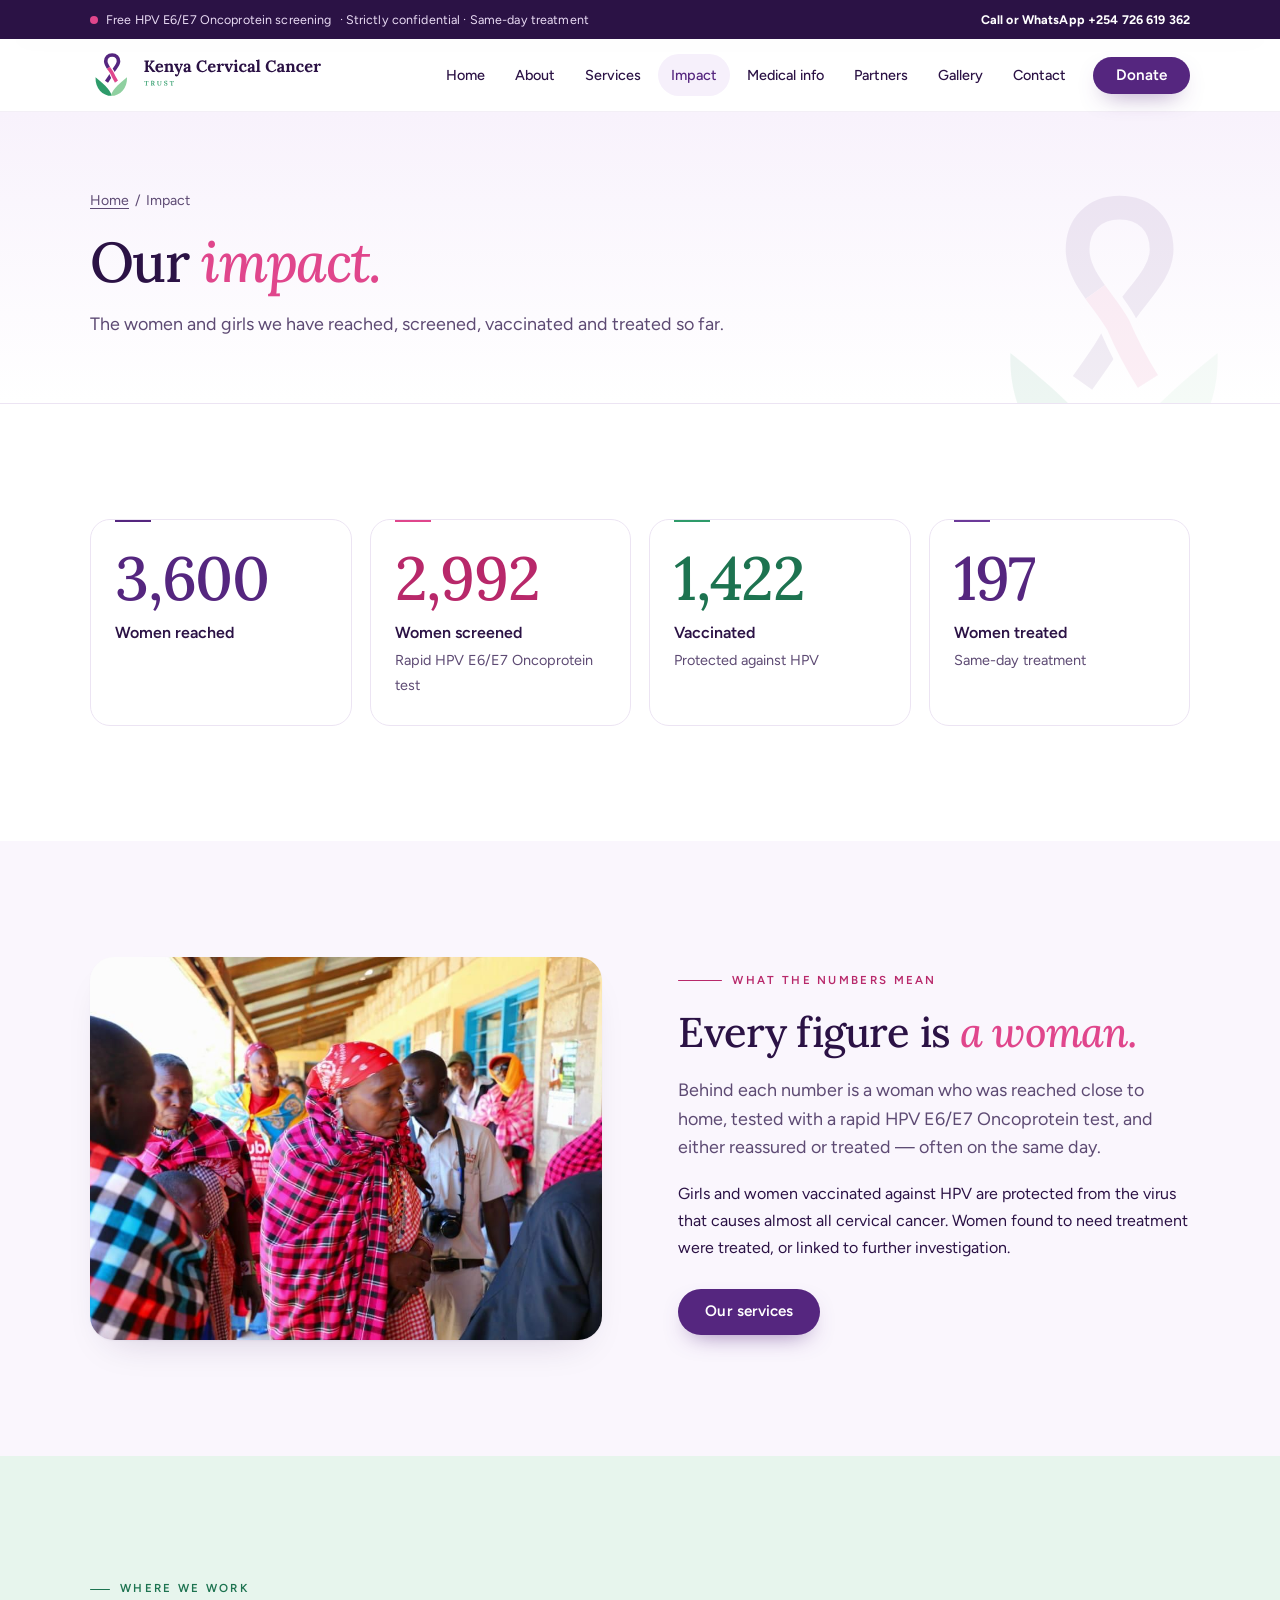
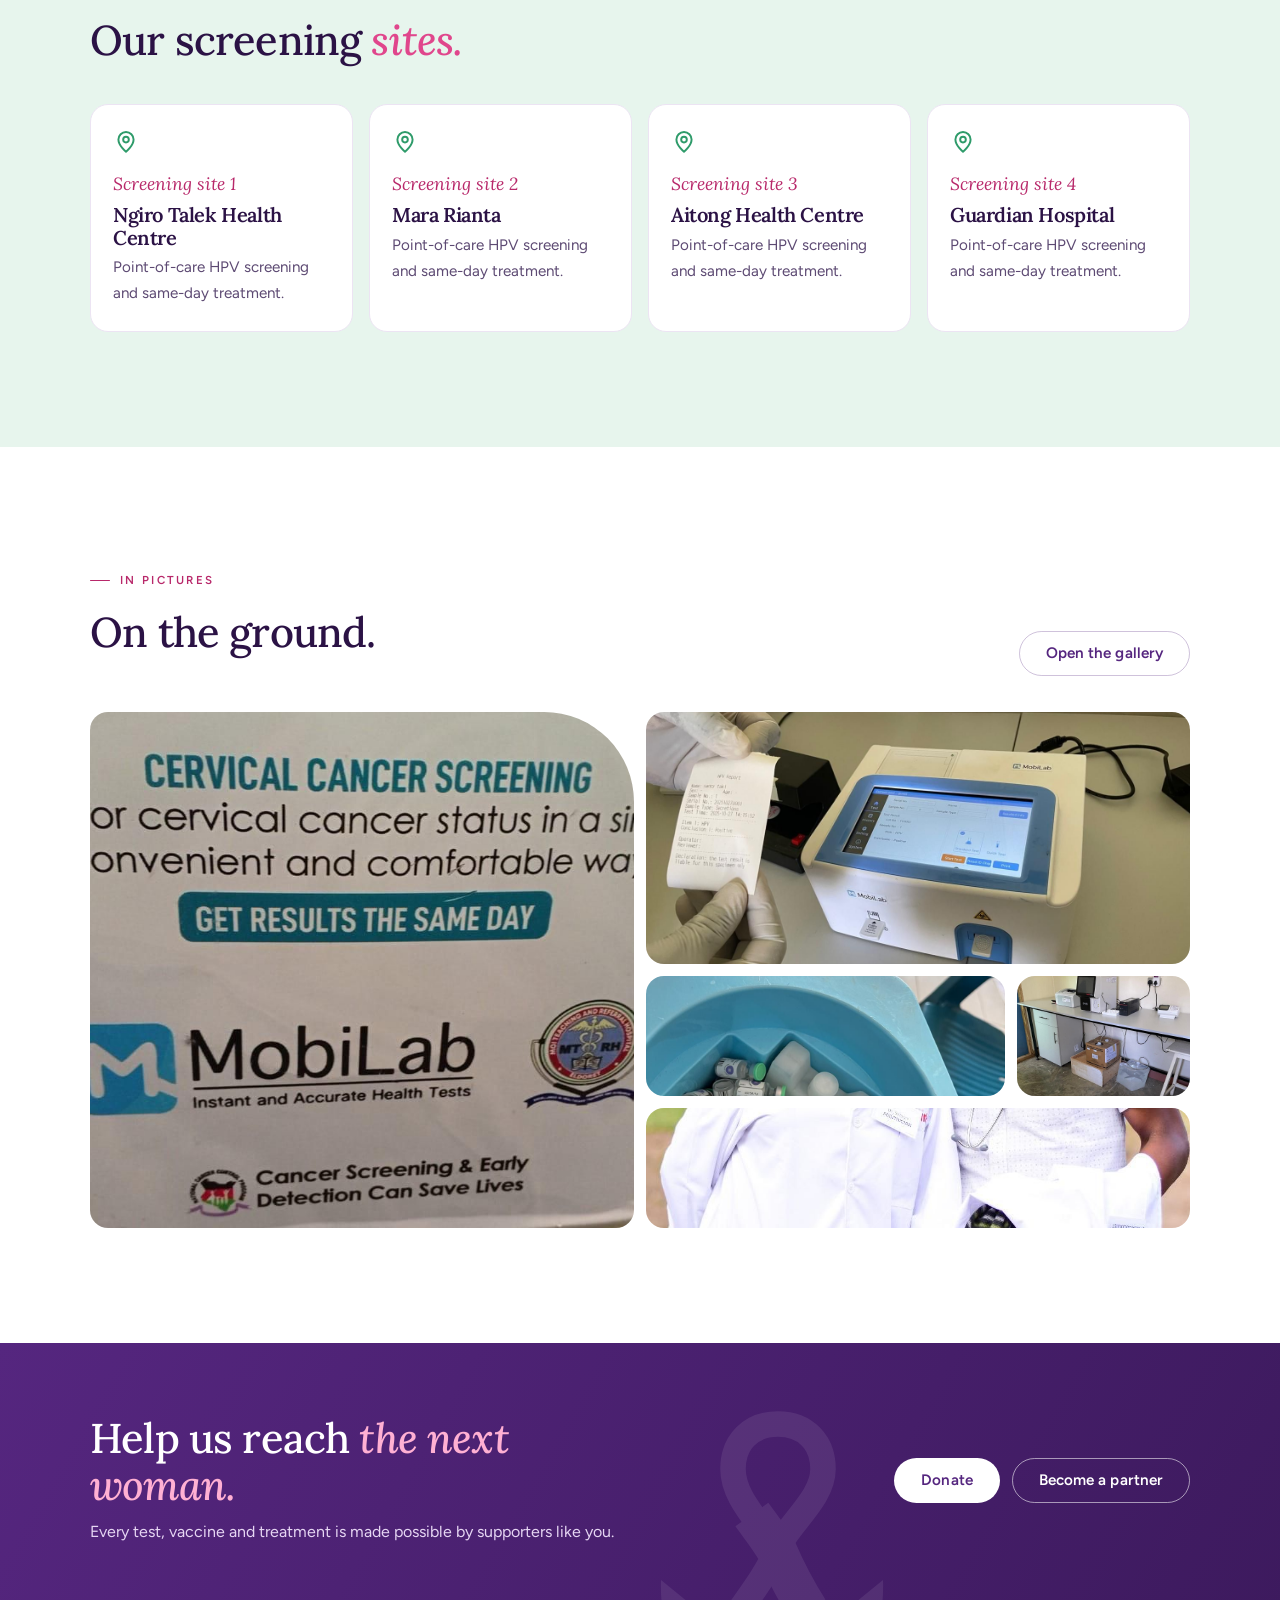
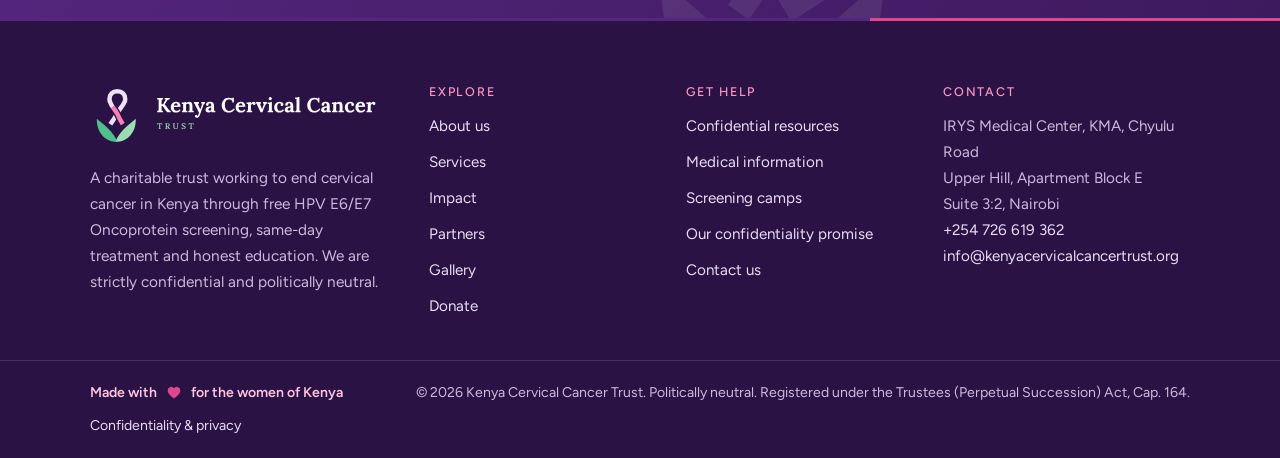
<file: impact.html>
<!DOCTYPE html>
<html lang="en" class="no-js">
<head>
<meta charset="utf-8">
<meta name="viewport" content="width=device-width, initial-scale=1">
<title>Impact – Kenya Cervical Cancer Trust</title>
<meta name="description" content="Women reached, screened, vaccinated and treated by the Kenya Cervical Cancer Trust, and where we work.">
<meta name="robots" content="index, follow">
<meta name="theme-color" content="#55267f">
<meta property="og:type" content="website">
<meta property="og:title" content="Impact – Kenya Cervical Cancer Trust">
<meta property="og:description" content="Women reached, screened, vaccinated and treated by the Kenya Cervical Cancer Trust, and where we work.">
<meta property="og:image" content="https://www.kenyacervicalcancertrust.org/images/og-image.png">
<meta property="og:url" content="https://www.kenyacervicalcancertrust.org/impact.html">
<meta name="twitter:card" content="summary_large_image">
<link rel="icon" href="images/favicon.svg" type="image/svg+xml">
<link rel="icon" href="images/favicon.png" type="image/png" sizes="512x512">
<link rel="apple-touch-icon" href="images/favicon.png">
<link rel="preconnect" href="https://fonts.googleapis.com">
<link rel="preconnect" href="https://fonts.gstatic.com" crossorigin>
<link rel="stylesheet" href="https://fonts.googleapis.com/css2?family=Figtree:wght@400;500;600;700;800&display=swap">
<link rel="stylesheet" href="css/style.css">
</head>
<body>
<a class="skip" href="#main">Skip to content</a>
<div class="topbar"><div class="wrap">
  <span class="pillar"><span class="dot"></span> Free HPV E6/E7 Oncoprotein screening <span class="hide-s">&middot; Strictly confidential &middot; Same-day treatment</span></span>
  <span class="pillar"><a href="tel:+254726619362"><span class="hide-s">Call or WhatsApp </span>+254 726 619 362</a></span>
</div></div>
<header class="site-header"><div class="wrap">
  <a class="brand" href="index.html" aria-label="Kenya Cervical Cancer Trust — home"><img src="images/logo-horizontal.svg" alt="Kenya Cervical Cancer Trust" width="280" height="56"></a>
  <button class="menu-toggle" aria-expanded="false" aria-controls="site-nav" aria-label="Menu"><svg class="" viewBox="0 0 24 24" fill="none" stroke="currentColor" stroke-width="1.8" stroke-linecap="round" stroke-linejoin="round" aria-hidden="true" ><path d="M4 7h16M4 12h16M4 17h16"/></svg></button>
  <nav class="nav" id="site-nav" aria-label="Main"><a class="link" href="index.html">Home</a><a class="link" href="about.html">About</a><a class="link" href="services.html">Services</a><a class="link" href="impact.html" aria-current="page">Impact</a><a class="link" href="medical-info.html">Medical info</a><a class="link" href="partners.html">Partners</a><a class="link" href="gallery.html">Gallery</a><a class="link" href="contact.html">Contact</a><a class="btn btn-primary" href="donate.html">Donate</a></nav>
</div></header>
<main id="main">
<section class="page-hero"><img class="hero-ribbon" src="images/logo-mark.svg" alt="" aria-hidden="true">
<div class="wrap">
  <p class="crumbs"><a href="index.html">Home</a> &nbsp;/&nbsp; Impact</p>
  <h1>Our <em>impact.</em></h1>
  <p class="lead">The women and girls we have reached, screened, vaccinated and treated so far.</p>
</div></section><section class="section"><div class="wrap"><div class="stats cards"><div class="stat reveal"><div class="num" data-count="3600">3,600</div><div class="lbl">Women reached</div></div><div class="stat reveal"><div class="num" data-count="2992">2,992</div><div class="lbl">Women screened</div><div class="sub">Rapid HPV E6/E7 Oncoprotein test</div></div><div class="stat reveal"><div class="num" data-count="1422">1,422</div><div class="lbl">Vaccinated</div><div class="sub">Protected against HPV</div></div><div class="stat reveal"><div class="num" data-count="197">197</div><div class="lbl">Women treated</div><div class="sub">Same-day treatment</div></div></div></div></section><section class="section bg-lilac"><div class="wrap split">
  <div class="photo leaf-l wide reveal"><img src="images/gallery/g19.jpg" alt="Women gathered at a screening camp" loading="lazy"></div>
  <div class="reveal"><span class="eyebrow">What the numbers mean</span><h2>Every figure is <em>a woman.</em></h2>
  <p class="lead">Behind each number is a woman who was reached close to home, tested with a rapid HPV E6/E7 Oncoprotein test, and either reassured or treated &mdash; often on the same day.</p>
  <p>Girls and women vaccinated against HPV are protected from the virus that causes almost all cervical cancer. Women found to need treatment were treated, or linked to further investigation.</p>
  <div class="btn-row"><a class="btn btn-primary" href="services.html">Our services</a></div></div>
</div></section><section class="section bg-mint"><div class="wrap"><div class="narrow"><span class="eyebrow green">Where we work</span><h2>Our screening <em>sites.</em></h2></div><ul class="camps"><li class="camp reveal"><svg class="" viewBox="0 0 24 24" fill="none" stroke="currentColor" stroke-width="1.8" stroke-linecap="round" stroke-linejoin="round" aria-hidden="true" ><path d="M12 21s7-5.6 7-11.2A7 7 0 0 0 5 9.8C5 15.4 12 21 12 21z"/><circle cx="12" cy="9.8" r="2.6"/></svg><span class="n">Screening site 1</span><h3>Ngiro Talek Health Centre</h3><p>Point-of-care HPV screening and same-day treatment.</p></li><li class="camp reveal"><svg class="" viewBox="0 0 24 24" fill="none" stroke="currentColor" stroke-width="1.8" stroke-linecap="round" stroke-linejoin="round" aria-hidden="true" ><path d="M12 21s7-5.6 7-11.2A7 7 0 0 0 5 9.8C5 15.4 12 21 12 21z"/><circle cx="12" cy="9.8" r="2.6"/></svg><span class="n">Screening site 2</span><h3>Mara Rianta</h3><p>Point-of-care HPV screening and same-day treatment.</p></li><li class="camp reveal"><svg class="" viewBox="0 0 24 24" fill="none" stroke="currentColor" stroke-width="1.8" stroke-linecap="round" stroke-linejoin="round" aria-hidden="true" ><path d="M12 21s7-5.6 7-11.2A7 7 0 0 0 5 9.8C5 15.4 12 21 12 21z"/><circle cx="12" cy="9.8" r="2.6"/></svg><span class="n">Screening site 3</span><h3>Aitong Health Centre</h3><p>Point-of-care HPV screening and same-day treatment.</p></li><li class="camp reveal"><svg class="" viewBox="0 0 24 24" fill="none" stroke="currentColor" stroke-width="1.8" stroke-linecap="round" stroke-linejoin="round" aria-hidden="true" ><path d="M12 21s7-5.6 7-11.2A7 7 0 0 0 5 9.8C5 15.4 12 21 12 21z"/><circle cx="12" cy="9.8" r="2.6"/></svg><span class="n">Screening site 4</span><h3>Guardian Hospital</h3><p>Point-of-care HPV screening and same-day treatment.</p></li></ul></div></section><section class="section"><div class="wrap"><div class="split top" style="align-items:end"><div><span class="eyebrow">In pictures</span><h2>On the ground.</h2></div><div style="text-align:right"><a class="btn btn-ghost" href="gallery.html">Open the gallery</a></div></div>
<div class="mosaic">
<a href="gallery.html"><img src="images/gallery/g09.jpg" alt="Same-day results" loading="lazy"></a><a href="gallery.html"><img src="images/gallery/g16.jpg" alt="Point-of-care analyser" loading="lazy"></a><a href="gallery.html"><img src="images/gallery/g04.jpg" alt="Vaccine vials" loading="lazy"></a><a href="gallery.html"><img src="images/gallery/g20.jpg" alt="Clinic room set up" loading="lazy"></a><a href="gallery.html"><img src="images/gallery/g12.jpg" alt="Colleagues at the camp" loading="lazy"></a>
</div></div></section><section class="cta"><img class="hero-ribbon" src="images/logo-mark.svg" alt="" aria-hidden="true"><div class="wrap">
<div><h2>Help us reach <em>the next woman.</em></h2><p>Every test, vaccine and treatment is made possible by supporters like you.</p></div>
<div class="btn-row"><a class="btn btn-light" href="donate.html">Donate</a><a class="btn btn-ghost-light" href="partners.html">Become a partner</a></div></div></section>
</main>
<footer class="site-footer">
<div class="tricolor"></div>
<div class="wrap">
  <div class="about">
    <img src="images/logo-horizontal-light.svg" alt="Kenya Cervical Cancer Trust" width="340" height="62">
    <p>A charitable trust working to end cervical cancer in Kenya through free HPV E6/E7 Oncoprotein screening, same-day treatment and honest education. We are strictly confidential and politically neutral.</p>
  </div>
  <div><h4>Explore</h4><ul>
    <li><a href="about.html">About us</a></li><li><a href="services.html">Services</a></li><li><a href="impact.html">Impact</a></li>
    <li><a href="partners.html">Partners</a></li><li><a href="gallery.html">Gallery</a></li><li><a href="donate.html">Donate</a></li></ul></div>
  <div><h4>Get help</h4><ul>
    <li><a href="medical-info.html#sex-workers">Confidential resources</a></li>
    <li><a href="medical-info.html">Medical information</a></li>
    <li><a href="index.html#camps">Screening camps</a></li>
    <li><a href="about.html#confidentiality">Our confidentiality promise</a></li>
    <li><a href="contact.html">Contact us</a></li></ul></div>
  <div><h4>Contact</h4>
    <address>IRYS Medical Center, KMA, Chyulu Road<br>Upper Hill, Apartment Block E<br>Suite 3:2, Nairobi<br>
    <a href="tel:+254726619362">+254 726 619 362</a><br><a href="mailto:info@kenyacervicalcancertrust.org">info@kenyacervicalcancertrust.org</a></address></div>
</div>
<div class="legal"><div class="wrap">
  <span class="love-line">Made with <svg class="heart-ic" viewBox="0 0 24 24" fill="none" stroke="currentColor" stroke-width="2" stroke-linecap="round" stroke-linejoin="round" aria-hidden="true" ><path d="M12 20.5s-8.5-5-8.5-11A4.7 4.7 0 0 1 12 7a4.7 4.7 0 0 1 8.5 2.5c0 6-8.5 11-8.5 11z"/></svg> for the women of Kenya</span><span>&copy; 2026 Kenya Cervical Cancer Trust. Politically neutral. Registered under the Trustees (Perpetual Succession) Act, Cap. 164.</span>
  <a href="about.html#confidentiality">Confidentiality &amp; privacy</a>
</div></div>
</footer>
<script src="js/main.js" defer></script>
</body>
</html>
</file>
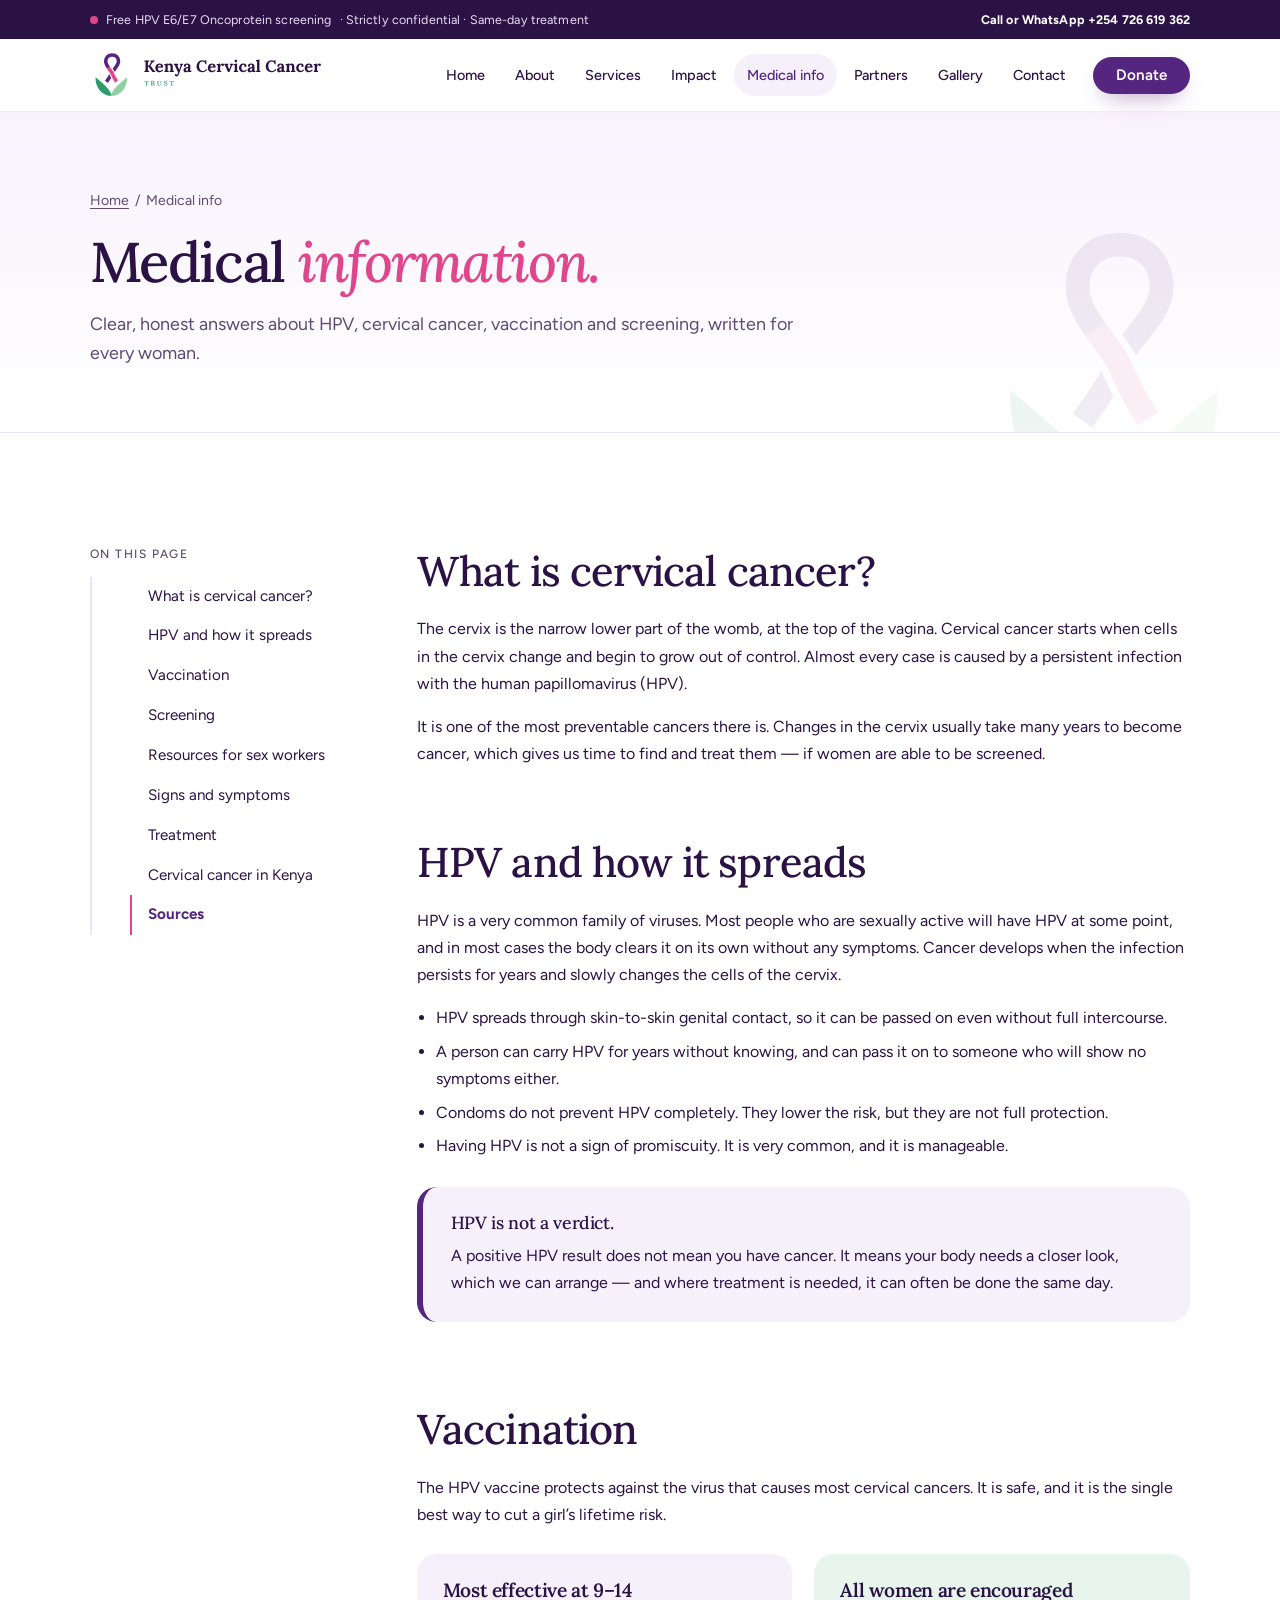
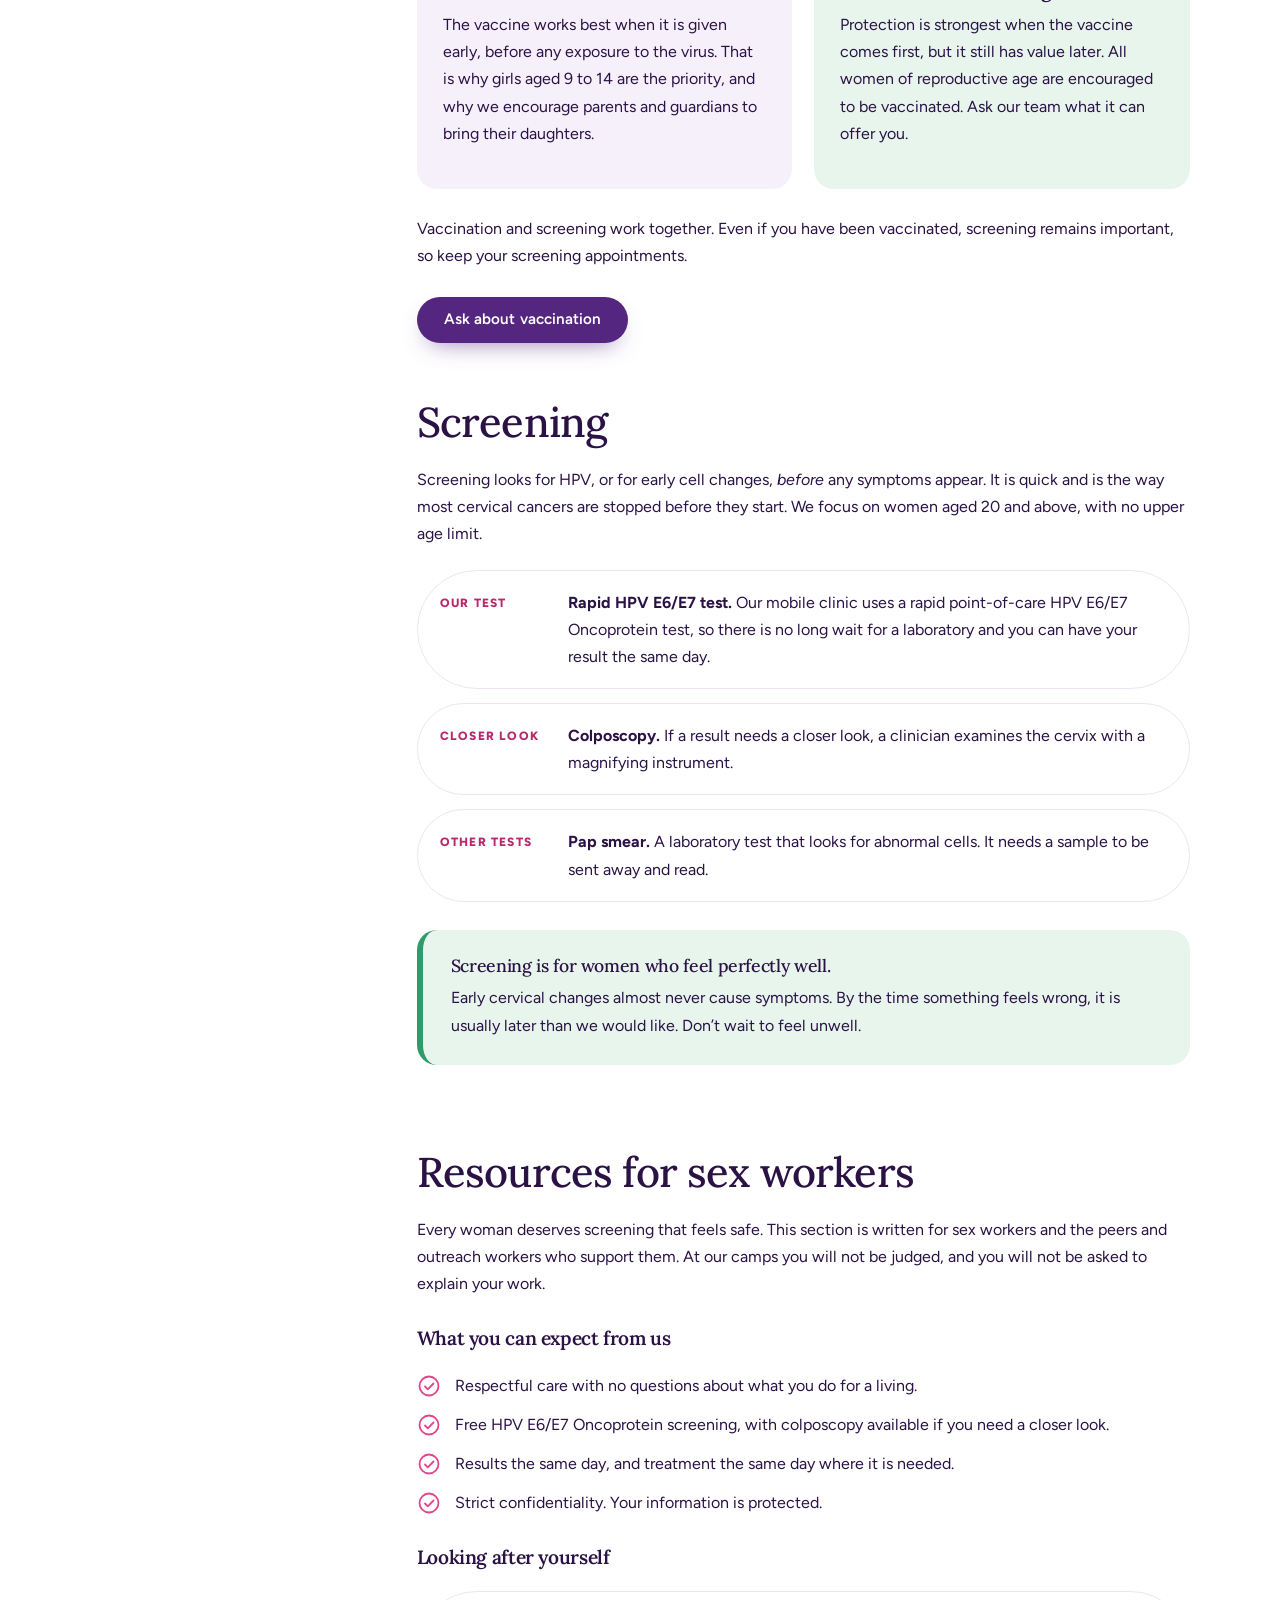
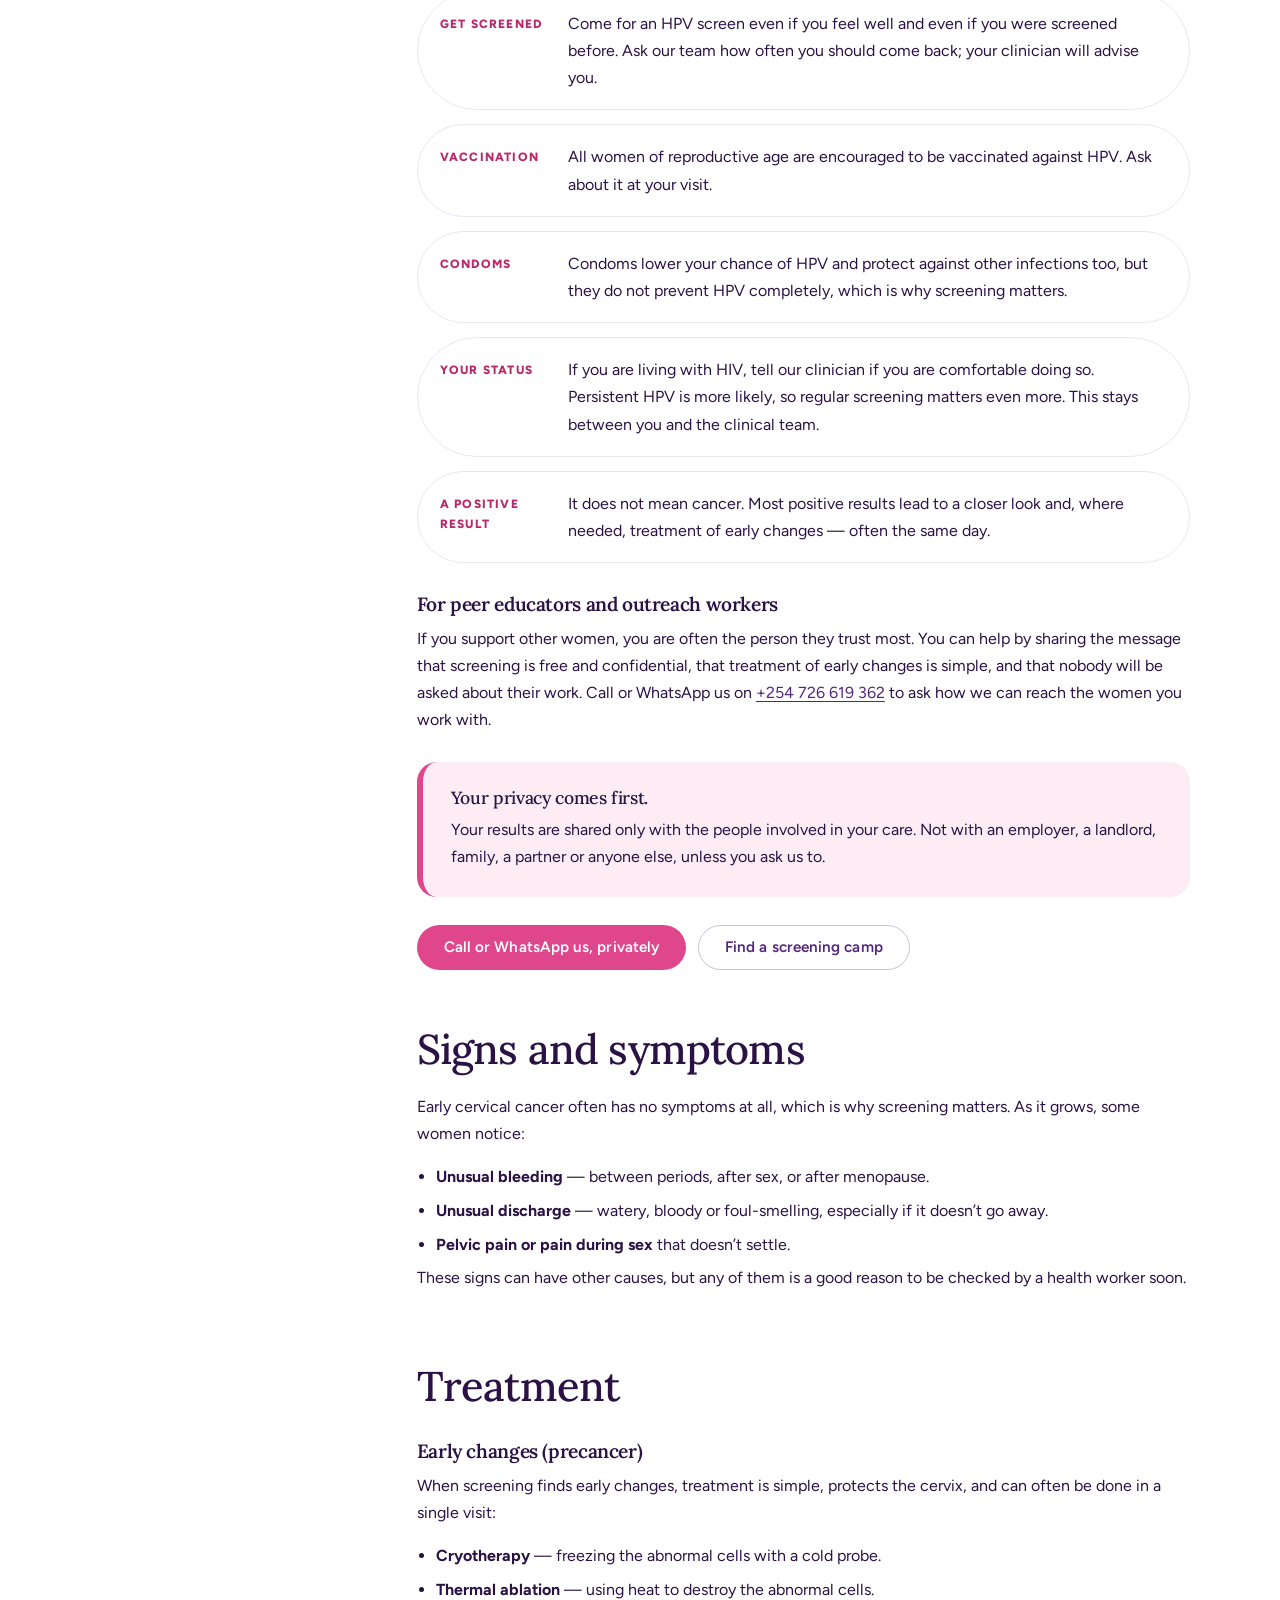
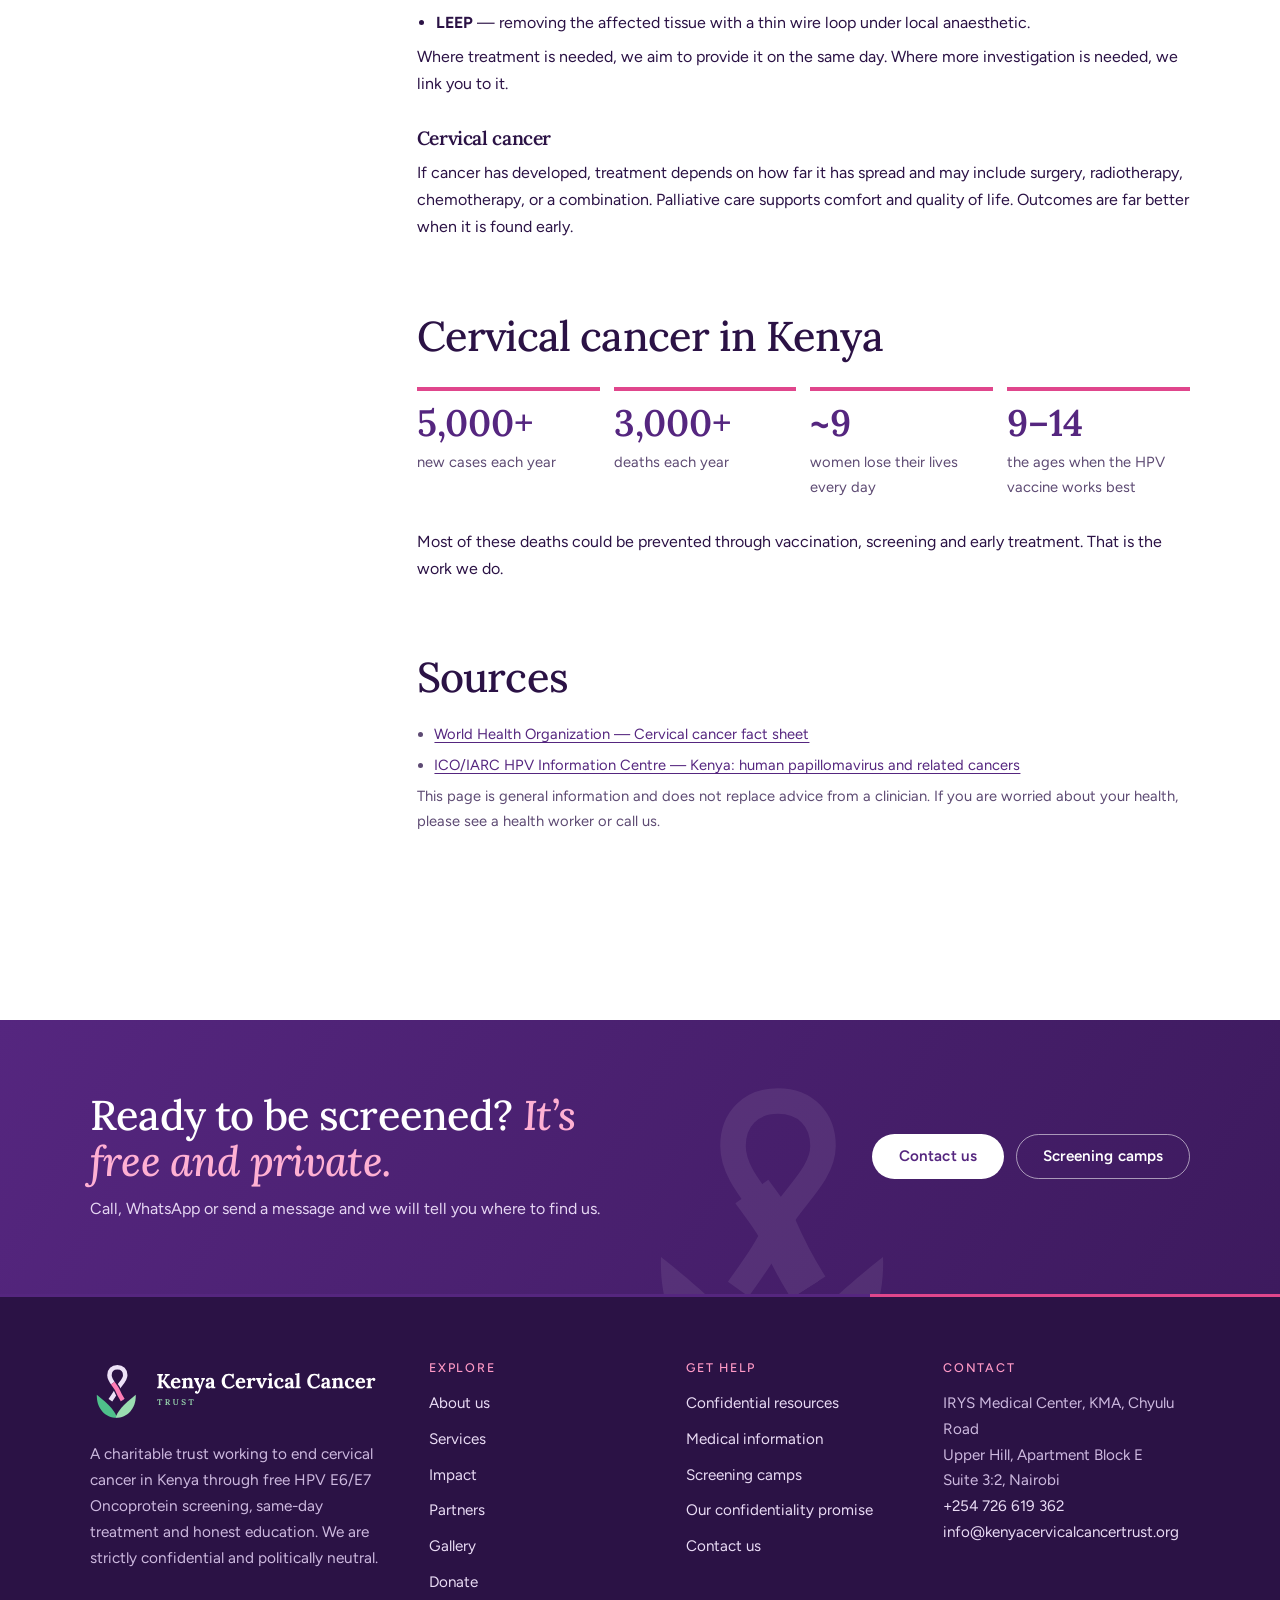
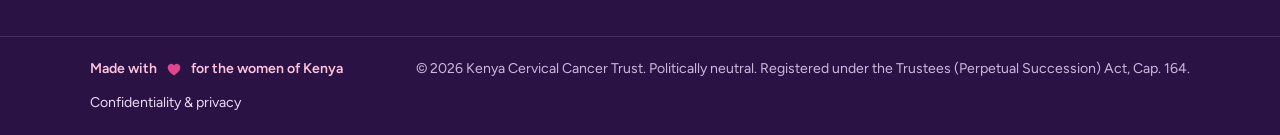
<file: medical-info.html>
<!DOCTYPE html>
<html lang="en" class="no-js">
<head>
<meta charset="utf-8">
<meta name="viewport" content="width=device-width, initial-scale=1">
<title>Medical information – Kenya Cervical Cancer Trust</title>
<meta name="description" content="Plain, accurate information about HPV, cervical cancer, vaccination and screening, and confidential resources.">
<meta name="robots" content="index, follow">
<meta name="theme-color" content="#55267f">
<meta property="og:type" content="website">
<meta property="og:title" content="Medical information – Kenya Cervical Cancer Trust">
<meta property="og:description" content="Plain, accurate information about HPV, cervical cancer, vaccination and screening, and confidential resources.">
<meta property="og:image" content="https://www.kenyacervicalcancertrust.org/images/og-image.png">
<meta property="og:url" content="https://www.kenyacervicalcancertrust.org/medical-info.html">
<meta name="twitter:card" content="summary_large_image">
<link rel="icon" href="images/favicon.svg" type="image/svg+xml">
<link rel="icon" href="images/favicon.png" type="image/png" sizes="512x512">
<link rel="apple-touch-icon" href="images/favicon.png">
<link rel="preconnect" href="https://fonts.googleapis.com">
<link rel="preconnect" href="https://fonts.gstatic.com" crossorigin>
<link rel="stylesheet" href="https://fonts.googleapis.com/css2?family=Figtree:wght@400;500;600;700;800&display=swap">
<link rel="stylesheet" href="css/style.css">
</head>
<body>
<a class="skip" href="#main">Skip to content</a>
<div class="topbar"><div class="wrap">
  <span class="pillar"><span class="dot"></span> Free HPV E6/E7 Oncoprotein screening <span class="hide-s">&middot; Strictly confidential &middot; Same-day treatment</span></span>
  <span class="pillar"><a href="tel:+254726619362"><span class="hide-s">Call or WhatsApp </span>+254 726 619 362</a></span>
</div></div>
<header class="site-header"><div class="wrap">
  <a class="brand" href="index.html" aria-label="Kenya Cervical Cancer Trust — home"><img src="images/logo-horizontal.svg" alt="Kenya Cervical Cancer Trust" width="280" height="56"></a>
  <button class="menu-toggle" aria-expanded="false" aria-controls="site-nav" aria-label="Menu"><svg class="" viewBox="0 0 24 24" fill="none" stroke="currentColor" stroke-width="1.8" stroke-linecap="round" stroke-linejoin="round" aria-hidden="true" ><path d="M4 7h16M4 12h16M4 17h16"/></svg></button>
  <nav class="nav" id="site-nav" aria-label="Main"><a class="link" href="index.html">Home</a><a class="link" href="about.html">About</a><a class="link" href="services.html">Services</a><a class="link" href="impact.html">Impact</a><a class="link" href="medical-info.html" aria-current="page">Medical info</a><a class="link" href="partners.html">Partners</a><a class="link" href="gallery.html">Gallery</a><a class="link" href="contact.html">Contact</a><a class="btn btn-primary" href="donate.html">Donate</a></nav>
</div></header>
<main id="main">
<section class="page-hero"><img class="hero-ribbon" src="images/logo-mark.svg" alt="" aria-hidden="true">
<div class="wrap">
  <p class="crumbs"><a href="index.html">Home</a> &nbsp;/&nbsp; Medical info</p>
  <h1>Medical <em>information.</em></h1>
  <p class="lead">Clear, honest answers about HPV, cervical cancer, vaccination and screening, written for every woman.</p>
</div></section><section class="section"><div class="wrap doc"><aside class="toc" aria-label="On this page"><h4>On this page</h4><ol><li><a href="#what">What is cervical cancer?</a></li><li><a href="#hpv">HPV and how it spreads</a></li><li><a href="#vaccine">Vaccination</a></li><li><a href="#screening">Screening</a></li><li><a href="#sex-workers">Resources for sex workers</a></li><li><a href="#symptoms">Signs and symptoms</a></li><li><a href="#treatment">Treatment</a></li><li><a href="#kenya">Cervical cancer in Kenya</a></li><li><a href="#sources">Sources</a></li></ol></aside><div class="content">
<section class="part reveal" id="what">
<h2>What is cervical cancer?</h2>
<p>The cervix is the narrow lower part of the womb, at the top of the vagina. Cervical cancer starts when cells in the cervix change and begin to grow out of control. Almost every case is caused by a persistent infection with the human papillomavirus (HPV).</p>
<p>It is one of the most preventable cancers there is. Changes in the cervix usually take many years to become cancer, which gives us time to find and treat them &mdash; if women are able to be screened.</p>
</section>

<section class="part reveal" id="hpv">
<h2>HPV and how it spreads</h2>
<p>HPV is a very common family of viruses. Most people who are sexually active will have HPV at some point, and in most cases the body clears it on its own without any symptoms. Cancer develops when the infection persists for years and slowly changes the cells of the cervix.</p>
<ul class="plain">
  <li>HPV spreads through skin-to-skin genital contact, so it can be passed on even without full intercourse.</li>
  <li>A person can carry HPV for years without knowing, and can pass it on to someone who will show no symptoms either.</li>
  <li>Condoms do not prevent HPV completely. They lower the risk, but they are not full protection.</li>
  <li>Having HPV is not a sign of promiscuity. It is very common, and it is manageable.</li>
</ul>
<div class="callout purple"><h4>HPV is not a verdict.</h4><p>A positive HPV result does not mean you have cancer. It means your body needs a closer look, which we can arrange &mdash; and where treatment is needed, it can often be done the same day.</p></div>
</section>

<section class="part reveal" id="vaccine">
<h2>Vaccination</h2>
<p>The HPV vaccine protects against the virus that causes most cervical cancers. It is safe, and it is the single best way to cut a girl&rsquo;s lifetime risk.</p>
<div class="twocol">
  <div><h3>Most effective at 9&ndash;14</h3><p>The vaccine works best when it is given early, before any exposure to the virus. That is why girls aged 9 to 14 are the priority, and why we encourage parents and guardians to bring their daughters.</p></div>
  <div><h3>All women are encouraged</h3><p>Protection is strongest when the vaccine comes first, but it still has value later. All women of reproductive age are encouraged to be vaccinated. Ask our team what it can offer you.</p></div>
</div>
<p>Vaccination and screening work together. Even if you have been vaccinated, screening remains important, so keep your screening appointments.</p>
<div class="btn-row"><a class="btn btn-primary" href="contact.html">Ask about vaccination</a></div>
</section>

<section class="part reveal" id="screening">
<h2>Screening</h2>
<p>Screening looks for HPV, or for early cell changes, <em>before</em> any symptoms appear. It is quick and is the way most cervical cancers are stopped before they start. We focus on women aged 20 and above, with no upper age limit.</p>
<div class="mf">
  <div><span class="tag">Our test</span><p><strong>Rapid HPV E6/E7 test.</strong> Our mobile clinic uses a rapid point-of-care HPV E6/E7 Oncoprotein test, so there is no long wait for a laboratory and you can have your result the same day.</p></div>
  <div><span class="tag">Closer look</span><p><strong>Colposcopy.</strong> If a result needs a closer look, a clinician examines the cervix with a magnifying instrument.</p></div>
  <div><span class="tag">Other tests</span><p><strong>Pap smear.</strong> A laboratory test that looks for abnormal cells. It needs a sample to be sent away and read.</p></div>
</div>
<div class="callout green"><h4>Screening is for women who feel perfectly well.</h4><p>Early cervical changes almost never cause symptoms. By the time something feels wrong, it is usually later than we would like. Don&rsquo;t wait to feel unwell.</p></div>
</section>

<section class="part reveal" id="sex-workers">
<h2>Resources for sex workers</h2>
<p>Every woman deserves screening that feels safe. This section is written for sex workers and the peers and outreach workers who support them. At our camps you will not be judged, and you will not be asked to explain your work.</p>

<h3>What you can expect from us</h3>
<ul class="ticks pink">
  <li><svg class="" viewBox="0 0 24 24" fill="none" stroke="currentColor" stroke-width="1.8" stroke-linecap="round" stroke-linejoin="round" aria-hidden="true" ><circle cx="12" cy="12" r="9.5"/><path d="M8 12.5l2.8 2.8L16.5 9.5"/></svg><span>Respectful care with no questions about what you do for a living.</span></li><li><svg class="" viewBox="0 0 24 24" fill="none" stroke="currentColor" stroke-width="1.8" stroke-linecap="round" stroke-linejoin="round" aria-hidden="true" ><circle cx="12" cy="12" r="9.5"/><path d="M8 12.5l2.8 2.8L16.5 9.5"/></svg><span>Free HPV E6/E7 Oncoprotein screening, with colposcopy available if you need a closer look.</span></li><li><svg class="" viewBox="0 0 24 24" fill="none" stroke="currentColor" stroke-width="1.8" stroke-linecap="round" stroke-linejoin="round" aria-hidden="true" ><circle cx="12" cy="12" r="9.5"/><path d="M8 12.5l2.8 2.8L16.5 9.5"/></svg><span>Results the same day, and treatment the same day where it is needed.</span></li><li><svg class="" viewBox="0 0 24 24" fill="none" stroke="currentColor" stroke-width="1.8" stroke-linecap="round" stroke-linejoin="round" aria-hidden="true" ><circle cx="12" cy="12" r="9.5"/><path d="M8 12.5l2.8 2.8L16.5 9.5"/></svg><span>Strict confidentiality. Your information is protected.</span></li>
</ul>

<h3>Looking after yourself</h3>
<div class="mf">
  <div><span class="tag">Get screened</span><p>Come for an HPV screen even if you feel well and even if you were screened before. Ask our team how often you should come back; your clinician will advise you.</p></div>
  <div><span class="tag">Vaccination</span><p>All women of reproductive age are encouraged to be vaccinated against HPV. Ask about it at your visit.</p></div>
  <div><span class="tag">Condoms</span><p>Condoms lower your chance of HPV and protect against other infections too, but they do not prevent HPV completely, which is why screening matters.</p></div>
  <div><span class="tag">Your status</span><p>If you are living with HIV, tell our clinician if you are comfortable doing so. Persistent HPV is more likely, so regular screening matters even more. This stays between you and the clinical team.</p></div>
  <div><span class="tag">A positive result</span><p>It does not mean cancer. Most positive results lead to a closer look and, where needed, treatment of early changes &mdash; often the same day.</p></div>
</div>

<h3>For peer educators and outreach workers</h3>
<p>If you support other women, you are often the person they trust most. You can help by sharing the message that screening is free and confidential, that treatment of early changes is simple, and that nobody will be asked about their work. Call or WhatsApp us on <a href="tel:+254726619362">+254 726 619 362</a> to ask how we can reach the women you work with.</p>
<div class="callout"><h4>Your privacy comes first.</h4><p>Your results are shared only with the people involved in your care. Not with an employer, a landlord, family, a partner or anyone else, unless you ask us to.</p></div>
<div class="btn-row"><a class="btn btn-pink" href="tel:+254726619362">Call or WhatsApp us, privately</a><a class="btn btn-ghost" href="index.html#camps">Find a screening camp</a></div>
</section>

<section class="part reveal" id="symptoms">
<h2>Signs and symptoms</h2>
<p>Early cervical cancer often has no symptoms at all, which is why screening matters. As it grows, some women notice:</p>
<ul class="plain">
  <li><strong>Unusual bleeding</strong> &mdash; between periods, after sex, or after menopause.</li>
  <li><strong>Unusual discharge</strong> &mdash; watery, bloody or foul-smelling, especially if it doesn&rsquo;t go away.</li>
  <li><strong>Pelvic pain or pain during sex</strong> that doesn&rsquo;t settle.</li>
</ul>
<p>These signs can have other causes, but any of them is a good reason to be checked by a health worker soon.</p>
</section>

<section class="part reveal" id="treatment">
<h2>Treatment</h2>
<h3>Early changes (precancer)</h3>
<p>When screening finds early changes, treatment is simple, protects the cervix, and can often be done in a single visit:</p>
<ul class="plain">
  <li><strong>Cryotherapy</strong> &mdash; freezing the abnormal cells with a cold probe.</li>
  <li><strong>Thermal ablation</strong> &mdash; using heat to destroy the abnormal cells.</li>
  <li><strong>LEEP</strong> &mdash; removing the affected tissue with a thin wire loop under local anaesthetic.</li>
</ul>
<p>Where treatment is needed, we aim to provide it on the same day. Where more investigation is needed, we link you to it.</p>
<h3>Cervical cancer</h3>
<p>If cancer has developed, treatment depends on how far it has spread and may include surgery, radiotherapy, chemotherapy, or a combination. Palliative care supports comfort and quality of life. Outcomes are far better when it is found early.</p>
</section>

<section class="part reveal" id="kenya">
<h2>Cervical cancer in Kenya</h2>
<div class="facts">
  <div class="fact"><div class="n">5,000+</div><p>new cases each year</p></div>
  <div class="fact"><div class="n">3,000+</div><p>deaths each year</p></div>
  <div class="fact"><div class="n">~9</div><p>women lose their lives every day</p></div>
  <div class="fact"><div class="n">9&ndash;14</div><p>the ages when the HPV vaccine works best</p></div>
</div>
<p>Most of these deaths could be prevented through vaccination, screening and early treatment. That is the work we do.</p>
</section>

<section class="part" id="sources">
<h2>Sources</h2>
<ul class="sources plain">
  <li><a href="https://www.who.int/news-room/fact-sheets/detail/cervical-cancer" rel="noopener" target="_blank">World Health Organization &mdash; Cervical cancer fact sheet</a></li>
  <li><a href="https://hpvcentre.net/statistics/reports/KEN.pdf" rel="noopener" target="_blank">ICO/IARC HPV Information Centre &mdash; Kenya: human papillomavirus and related cancers</a></li>
</ul>
<p class="sources">This page is general information and does not replace advice from a clinician. If you are worried about your health, please see a health worker or call us.</p>
</section>
</div></div></section><section class="cta"><img class="hero-ribbon" src="images/logo-mark.svg" alt="" aria-hidden="true"><div class="wrap">
<div><h2>Ready to be screened? <em>It&rsquo;s free and private.</em></h2><p>Call, WhatsApp or send a message and we will tell you where to find us.</p></div>
<div class="btn-row"><a class="btn btn-light" href="contact.html">Contact us</a><a class="btn btn-ghost-light" href="index.html#camps">Screening camps</a></div></div></section>
</main>
<footer class="site-footer">
<div class="tricolor"></div>
<div class="wrap">
  <div class="about">
    <img src="images/logo-horizontal-light.svg" alt="Kenya Cervical Cancer Trust" width="340" height="62">
    <p>A charitable trust working to end cervical cancer in Kenya through free HPV E6/E7 Oncoprotein screening, same-day treatment and honest education. We are strictly confidential and politically neutral.</p>
  </div>
  <div><h4>Explore</h4><ul>
    <li><a href="about.html">About us</a></li><li><a href="services.html">Services</a></li><li><a href="impact.html">Impact</a></li>
    <li><a href="partners.html">Partners</a></li><li><a href="gallery.html">Gallery</a></li><li><a href="donate.html">Donate</a></li></ul></div>
  <div><h4>Get help</h4><ul>
    <li><a href="medical-info.html#sex-workers">Confidential resources</a></li>
    <li><a href="medical-info.html">Medical information</a></li>
    <li><a href="index.html#camps">Screening camps</a></li>
    <li><a href="about.html#confidentiality">Our confidentiality promise</a></li>
    <li><a href="contact.html">Contact us</a></li></ul></div>
  <div><h4>Contact</h4>
    <address>IRYS Medical Center, KMA, Chyulu Road<br>Upper Hill, Apartment Block E<br>Suite 3:2, Nairobi<br>
    <a href="tel:+254726619362">+254 726 619 362</a><br><a href="mailto:info@kenyacervicalcancertrust.org">info@kenyacervicalcancertrust.org</a></address></div>
</div>
<div class="legal"><div class="wrap">
  <span class="love-line">Made with <svg class="heart-ic" viewBox="0 0 24 24" fill="none" stroke="currentColor" stroke-width="2" stroke-linecap="round" stroke-linejoin="round" aria-hidden="true" ><path d="M12 20.5s-8.5-5-8.5-11A4.7 4.7 0 0 1 12 7a4.7 4.7 0 0 1 8.5 2.5c0 6-8.5 11-8.5 11z"/></svg> for the women of Kenya</span><span>&copy; 2026 Kenya Cervical Cancer Trust. Politically neutral. Registered under the Trustees (Perpetual Succession) Act, Cap. 164.</span>
  <a href="about.html#confidentiality">Confidentiality &amp; privacy</a>
</div></div>
</footer>
<script src="js/main.js" defer></script>
</body>
</html>
</file>
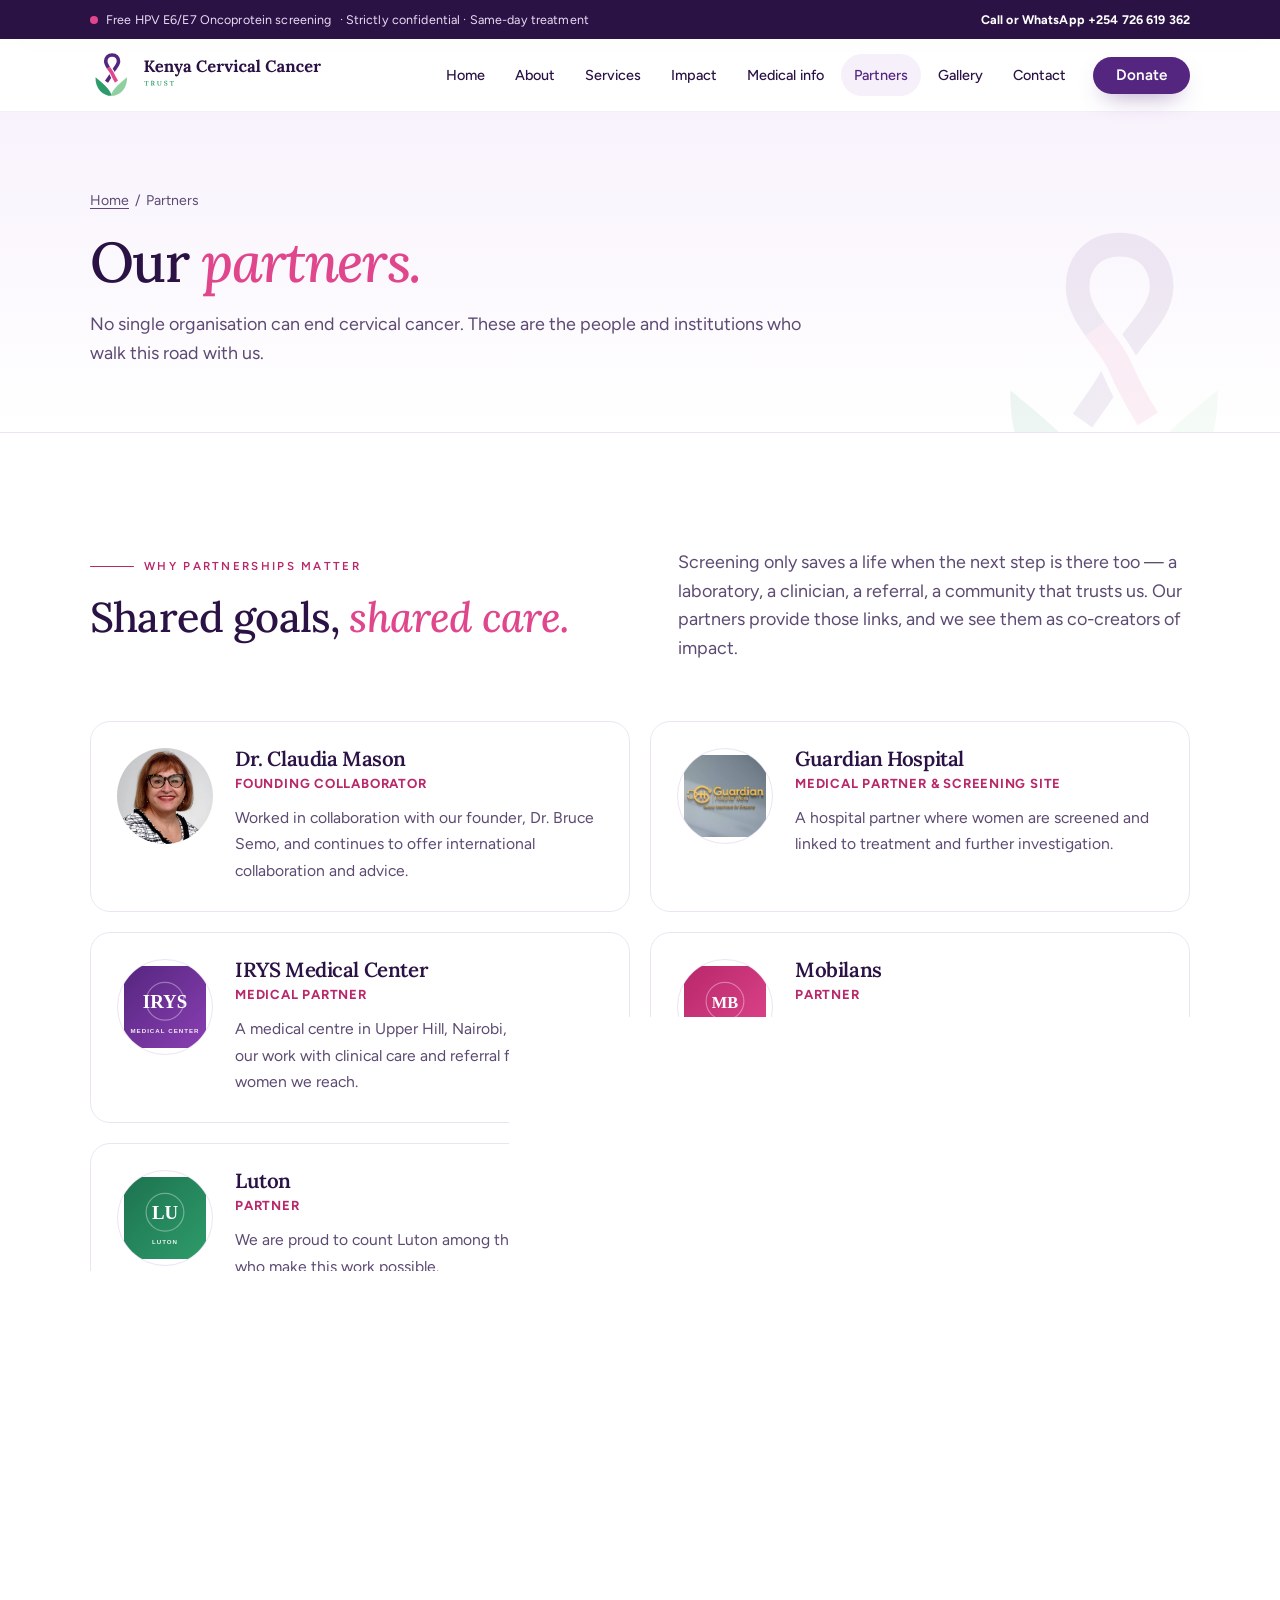
<file: partners.html>
<!DOCTYPE html>
<html lang="en" class="no-js">
<head>
<meta charset="utf-8">
<meta name="viewport" content="width=device-width, initial-scale=1">
<title>Partners – Kenya Cervical Cancer Trust</title>
<meta name="description" content="The hospitals, laboratories, societies and individuals who partner with the Kenya Cervical Cancer Trust, and how to join them.">
<meta name="robots" content="index, follow">
<meta name="theme-color" content="#55267f">
<meta property="og:type" content="website">
<meta property="og:title" content="Partners – Kenya Cervical Cancer Trust">
<meta property="og:description" content="The hospitals, laboratories, societies and individuals who partner with the Kenya Cervical Cancer Trust, and how to join them.">
<meta property="og:image" content="https://www.kenyacervicalcancertrust.org/images/og-image.png">
<meta property="og:url" content="https://www.kenyacervicalcancertrust.org/partners.html">
<meta name="twitter:card" content="summary_large_image">
<link rel="icon" href="images/favicon.svg" type="image/svg+xml">
<link rel="icon" href="images/favicon.png" type="image/png" sizes="512x512">
<link rel="apple-touch-icon" href="images/favicon.png">
<link rel="preconnect" href="https://fonts.googleapis.com">
<link rel="preconnect" href="https://fonts.gstatic.com" crossorigin>
<link rel="stylesheet" href="https://fonts.googleapis.com/css2?family=Figtree:wght@400;500;600;700;800&display=swap">
<link rel="stylesheet" href="css/style.css">
</head>
<body>
<a class="skip" href="#main">Skip to content</a>
<div class="topbar"><div class="wrap">
  <span class="pillar"><span class="dot"></span> Free HPV E6/E7 Oncoprotein screening <span class="hide-s">&middot; Strictly confidential &middot; Same-day treatment</span></span>
  <span class="pillar"><a href="tel:+254726619362"><span class="hide-s">Call or WhatsApp </span>+254 726 619 362</a></span>
</div></div>
<header class="site-header"><div class="wrap">
  <a class="brand" href="index.html" aria-label="Kenya Cervical Cancer Trust — home"><img src="images/logo-horizontal.svg" alt="Kenya Cervical Cancer Trust" width="280" height="56"></a>
  <button class="menu-toggle" aria-expanded="false" aria-controls="site-nav" aria-label="Menu"><svg class="" viewBox="0 0 24 24" fill="none" stroke="currentColor" stroke-width="1.8" stroke-linecap="round" stroke-linejoin="round" aria-hidden="true" ><path d="M4 7h16M4 12h16M4 17h16"/></svg></button>
  <nav class="nav" id="site-nav" aria-label="Main"><a class="link" href="index.html">Home</a><a class="link" href="about.html">About</a><a class="link" href="services.html">Services</a><a class="link" href="impact.html">Impact</a><a class="link" href="medical-info.html">Medical info</a><a class="link" href="partners.html" aria-current="page">Partners</a><a class="link" href="gallery.html">Gallery</a><a class="link" href="contact.html">Contact</a><a class="btn btn-primary" href="donate.html">Donate</a></nav>
</div></header>
<main id="main">
<section class="page-hero"><img class="hero-ribbon" src="images/logo-mark.svg" alt="" aria-hidden="true">
<div class="wrap">
  <p class="crumbs"><a href="index.html">Home</a> &nbsp;/&nbsp; Partners</p>
  <h1>Our <em>partners.</em></h1>
  <p class="lead">No single organisation can end cervical cancer. These are the people and institutions who walk this road with us.</p>
</div></section><section class="section"><div class="wrap">
<div class="split top">
  <div class="reveal"><span class="eyebrow">Why partnerships matter</span><h2>Shared goals, <em>shared care.</em></h2></div>
  <div class="reveal"><p class="lead">Screening only saves a life when the next step is there too &mdash; a laboratory, a clinician, a referral, a community that trusts us. Our partners provide those links, and we see them as co-creators of impact.</p></div>
</div>
<div class="partners-grid"><div class="pcard reveal"><div class="logo"><img src="images/people/claudia-mason.jpg" alt="Dr. Claudia Mason logo" loading="lazy"></div><div><h3>Dr. Claudia Mason</h3><div class="role">Founding collaborator</div><p>Worked in collaboration with our founder, Dr. Bruce Semo, and continues to offer international collaboration and advice.</p></div></div><div class="pcard reveal"><div class="logo contain"><img src="images/people/guardian-hospital.jpeg" alt="Guardian Hospital logo" loading="lazy"></div><div><h3>Guardian Hospital</h3><div class="role">Medical partner &amp; screening site</div><p>A hospital partner where women are screened and linked to treatment and further investigation.</p></div></div><div class="pcard reveal"><div class="logo contain"><img src="images/people/irys-medical-center.svg" alt="IRYS Medical Center logo" loading="lazy"></div><div><h3>IRYS Medical Center</h3><div class="role">Medical partner</div><p>A medical centre in Upper Hill, Nairobi, supporting our work with clinical care and referral for the women we reach.</p></div></div><div class="pcard reveal"><div class="logo contain"><img src="images/people/mobilans.svg" alt="Mobilans logo" loading="lazy"></div><div><h3>Mobilans</h3><div class="role">Partner</div><p>We are proud to count Mobilans among the partners who help us reach more women.</p></div></div><div class="pcard reveal"><div class="logo contain"><img src="images/people/luton.svg" alt="Luton logo" loading="lazy"></div><div><h3>Luton</h3><div class="role">Partner</div><p>We are proud to count Luton among the partners who make this work possible.</p></div></div><div class="pcard reveal"><div class="logo contain"><img src="images/people/gosk.png" alt="Gynaecologic Oncology Society of Kenya logo" loading="lazy"></div><div><h3>Gynaecologic Oncology Society of Kenya</h3><div class="role">Technical partner</div><p>Technical support and global best practice for cervical cancer elimination.</p></div></div><div class="pcard reveal"><div class="logo contain"><img src="images/people/women4cancer.svg" alt="Women4Cancer logo" loading="lazy"></div><div><h3>Women4Cancer</h3><div class="role">Community partner</div><p>A grassroots community-based organisation that mobilises women for screening and health talks.</p></div></div></div></div></section><section class="section on-dark" id="confidentiality"><div class="wrap">
  <div class="pledge">
    <div class="block reveal"><div class="ic"><svg class="" viewBox="0 0 24 24" fill="none" stroke="currentColor" stroke-width="1.8" stroke-linecap="round" stroke-linejoin="round" aria-hidden="true" ><rect x="4.5" y="10.5" width="15" height="10" rx="2.5"/><path d="M8 10.5V8a4 4 0 0 1 8 0v2.5"/><path d="M12 14.5v2.5"/></svg></div><div><h3>We value secrecy</h3><p>Every partner works to our confidentiality standard. A woman&rsquo;s details and results are shared only with the people directly involved in her care, and never beyond that without her permission.</p></div></div>
    <div class="block reveal"><div class="ic"><svg class="" viewBox="0 0 24 24" fill="none" stroke="currentColor" stroke-width="1.8" stroke-linecap="round" stroke-linejoin="round" aria-hidden="true" ><path d="M12 3.5v17M7 20.5h10"/><path d="M4 7.5h16"/><path d="M4 7.5l-2.5 6a3 3 0 0 0 5 0zM20 7.5l-2.5 6a3 3 0 0 0 5 0z"/></svg></div><div><h3>Politically neutral</h3><p>We partner on the basis of care, not politics. The Trust supports no political party or candidate, and we ask the same of the work we do together.</p></div></div>
  </div></div></section><section class="section"><div class="wrap">
  <div class="narrow reveal"><span class="eyebrow">Work with us</span><h2>Ways to <em>partner.</em></h2><p class="lead">We shape each partnership around what you can offer and what women need most.</p></div>
  <div class="ways">
    <div class="way reveal"><h3>Medical partner</h3><p>If you run a hospital, clinic or laboratory, you can offer screening sites, treatment, colposcopy or diagnostics for the women we reach.</p></div>
    <div class="way reveal"><h3>Community organisation</h3><p>Already working with women in your area, or with peer groups and outreach teams? We share training, screening and referral routes; you bring trust.</p></div>
    <div class="way reveal"><h3>Corporate or foundation</h3><p>Fund a camp, a day of screening or a vaccination outreach, and see exactly what it made possible.</p></div>
    <div class="way reveal"><h3>Individual supporter</h3><p>Give once or monthly, volunteer your skills, or simply tell a woman you know about free HPV E6/E7 Oncoprotein screening.</p></div>
  </div>
  <div class="btn-row"><a class="btn btn-primary" href="contact.html">Start a conversation</a><a class="btn btn-ghost" href="donate.html">Support our work</a></div>
</div></section>
</main>
<footer class="site-footer">
<div class="tricolor"></div>
<div class="wrap">
  <div class="about">
    <img src="images/logo-horizontal-light.svg" alt="Kenya Cervical Cancer Trust" width="340" height="62">
    <p>A charitable trust working to end cervical cancer in Kenya through free HPV E6/E7 Oncoprotein screening, same-day treatment and honest education. We are strictly confidential and politically neutral.</p>
  </div>
  <div><h4>Explore</h4><ul>
    <li><a href="about.html">About us</a></li><li><a href="services.html">Services</a></li><li><a href="impact.html">Impact</a></li>
    <li><a href="partners.html">Partners</a></li><li><a href="gallery.html">Gallery</a></li><li><a href="donate.html">Donate</a></li></ul></div>
  <div><h4>Get help</h4><ul>
    <li><a href="medical-info.html#sex-workers">Confidential resources</a></li>
    <li><a href="medical-info.html">Medical information</a></li>
    <li><a href="index.html#camps">Screening camps</a></li>
    <li><a href="about.html#confidentiality">Our confidentiality promise</a></li>
    <li><a href="contact.html">Contact us</a></li></ul></div>
  <div><h4>Contact</h4>
    <address>IRYS Medical Center, KMA, Chyulu Road<br>Upper Hill, Apartment Block E<br>Suite 3:2, Nairobi<br>
    <a href="tel:+254726619362">+254 726 619 362</a><br><a href="mailto:info@kenyacervicalcancertrust.org">info@kenyacervicalcancertrust.org</a></address></div>
</div>
<div class="legal"><div class="wrap">
  <span class="love-line">Made with <svg class="heart-ic" viewBox="0 0 24 24" fill="none" stroke="currentColor" stroke-width="2" stroke-linecap="round" stroke-linejoin="round" aria-hidden="true" ><path d="M12 20.5s-8.5-5-8.5-11A4.7 4.7 0 0 1 12 7a4.7 4.7 0 0 1 8.5 2.5c0 6-8.5 11-8.5 11z"/></svg> for the women of Kenya</span><span>&copy; 2026 Kenya Cervical Cancer Trust. Politically neutral. Registered under the Trustees (Perpetual Succession) Act, Cap. 164.</span>
  <a href="about.html#confidentiality">Confidentiality &amp; privacy</a>
</div></div>
</footer>
<script src="js/main.js" defer></script>
</body>
</html>
</file>
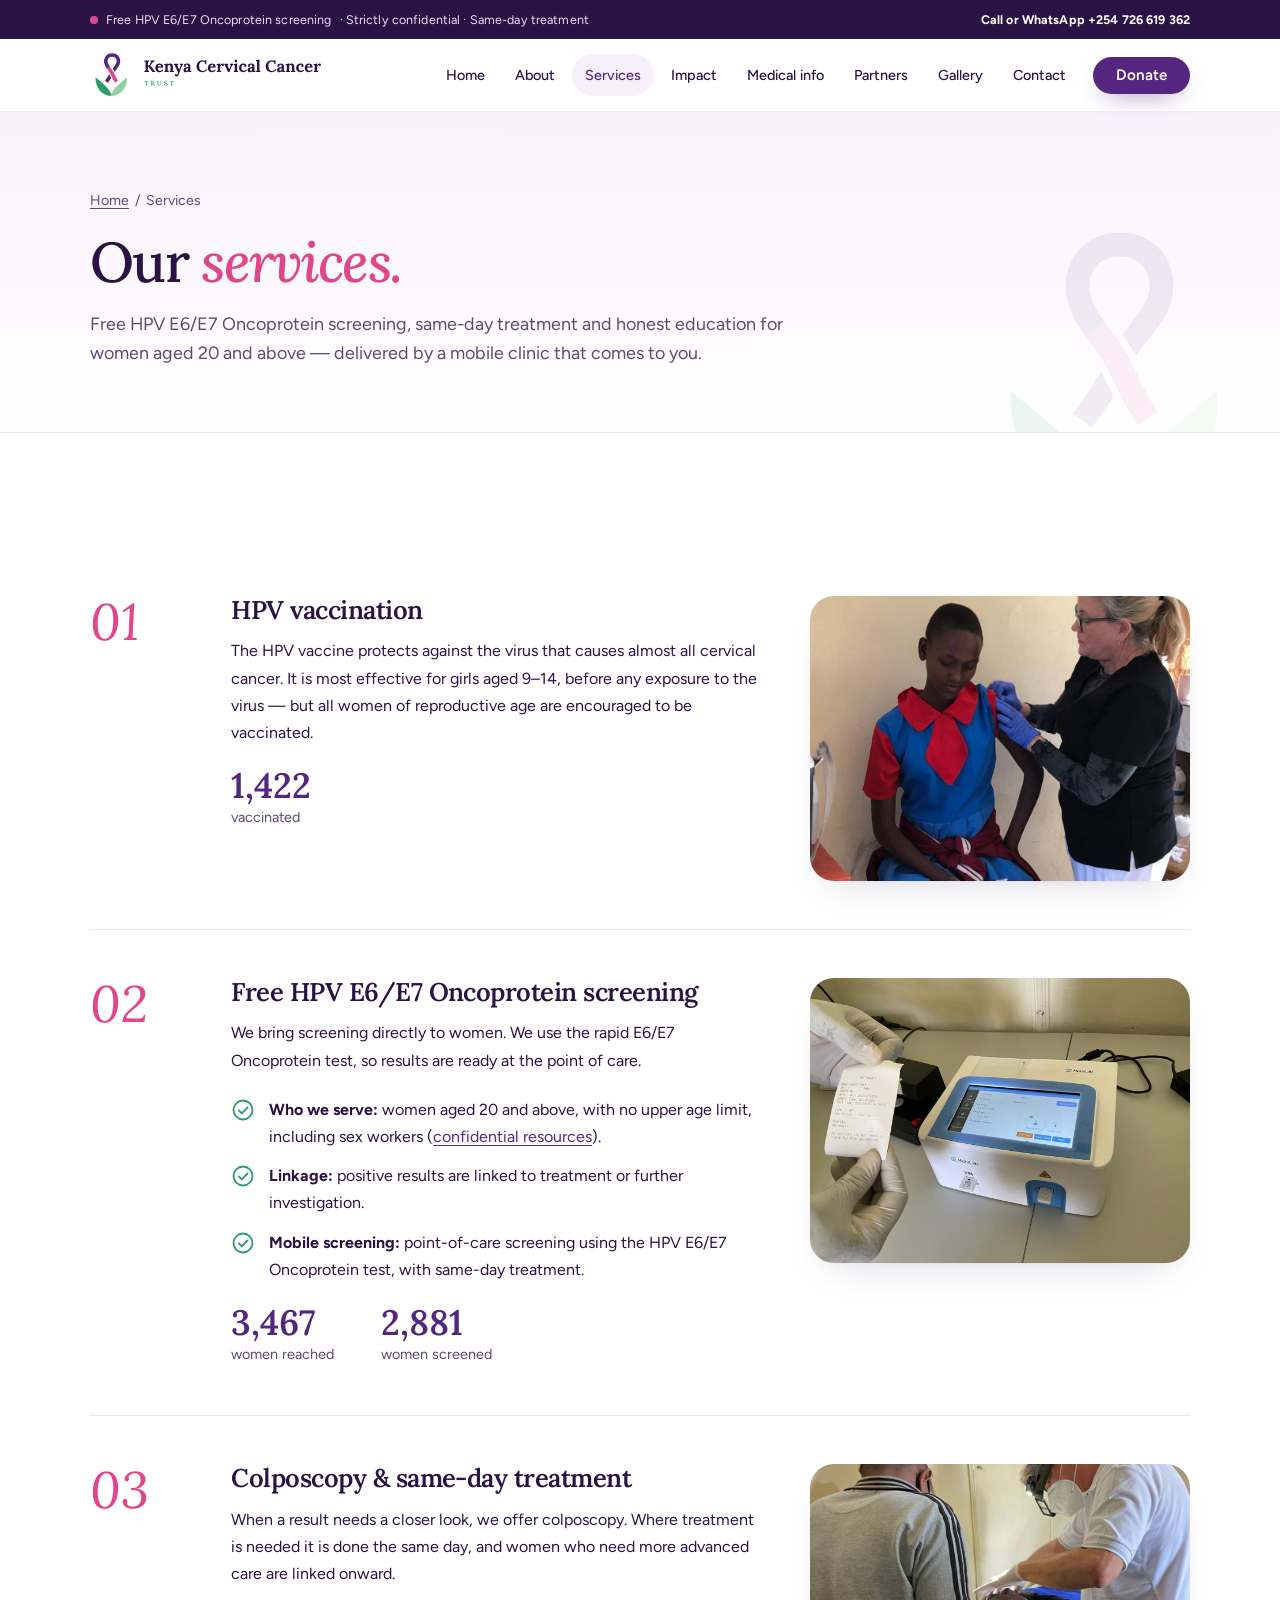
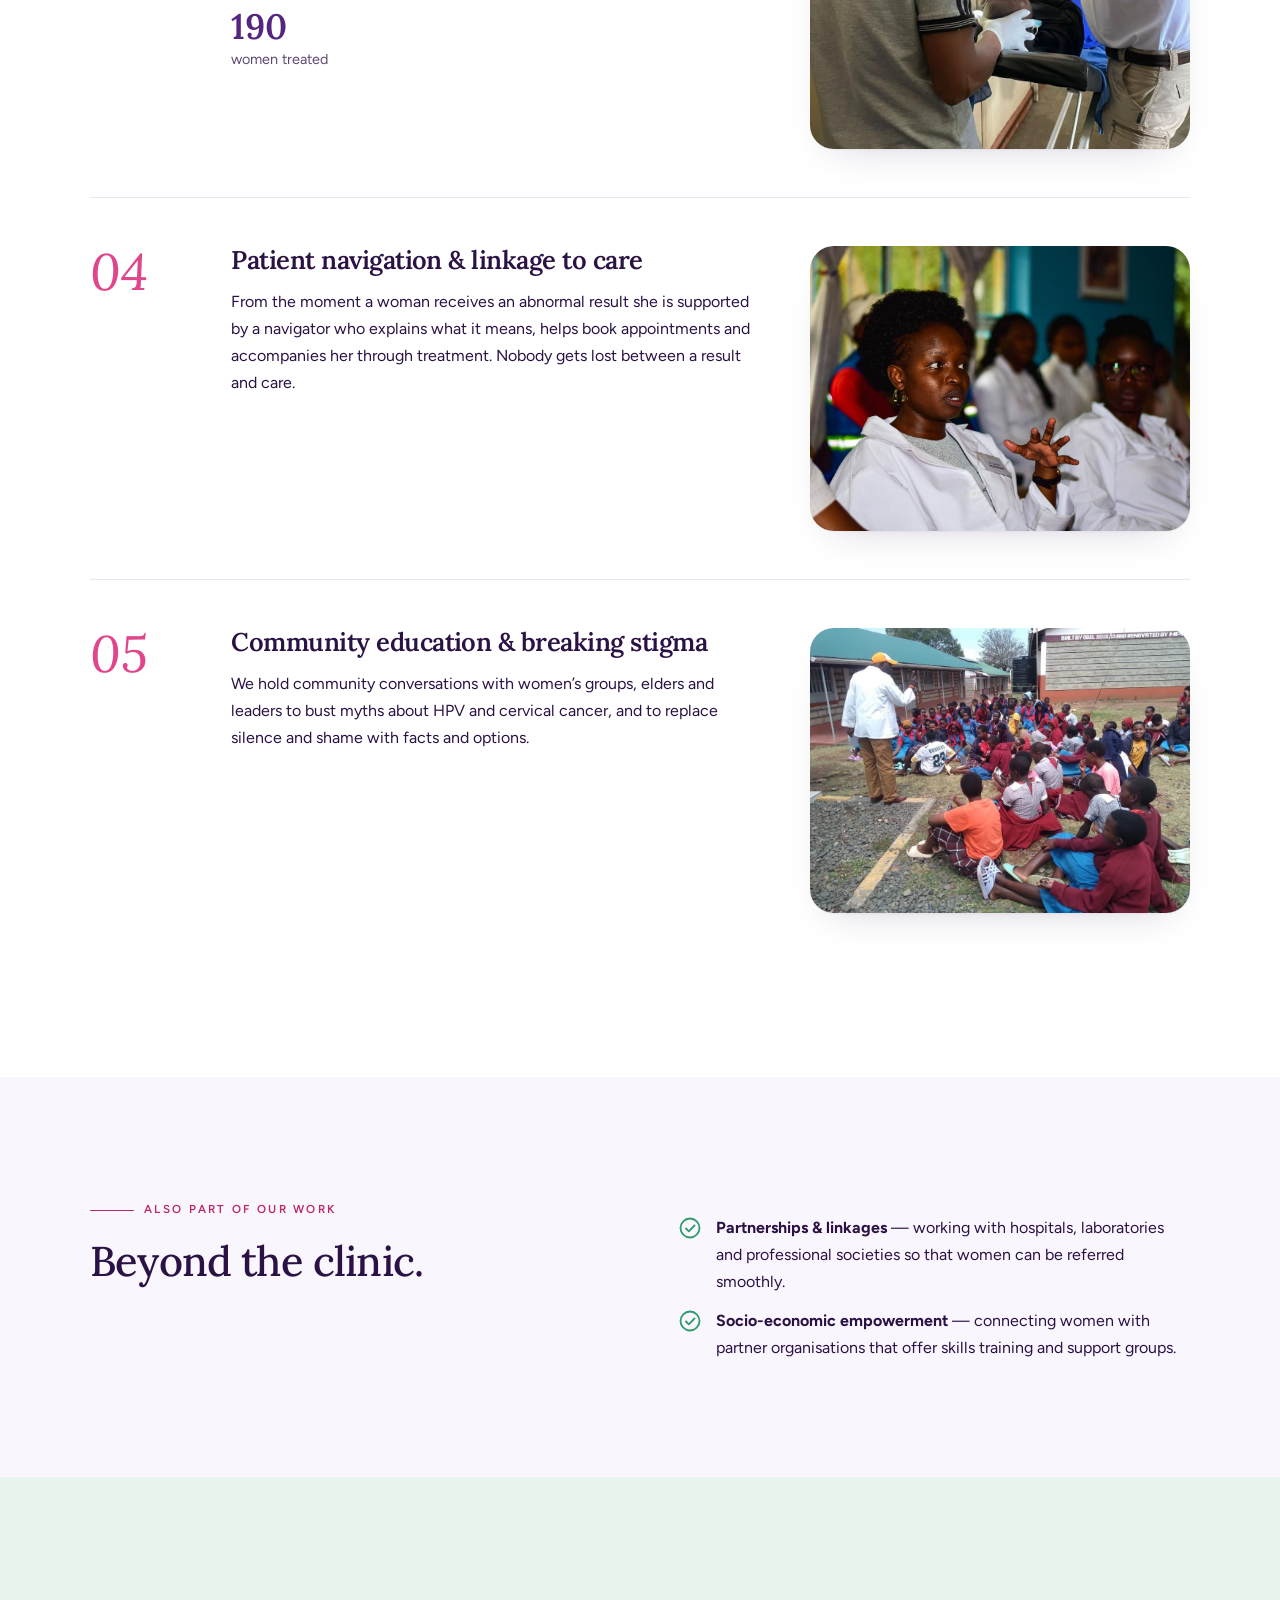
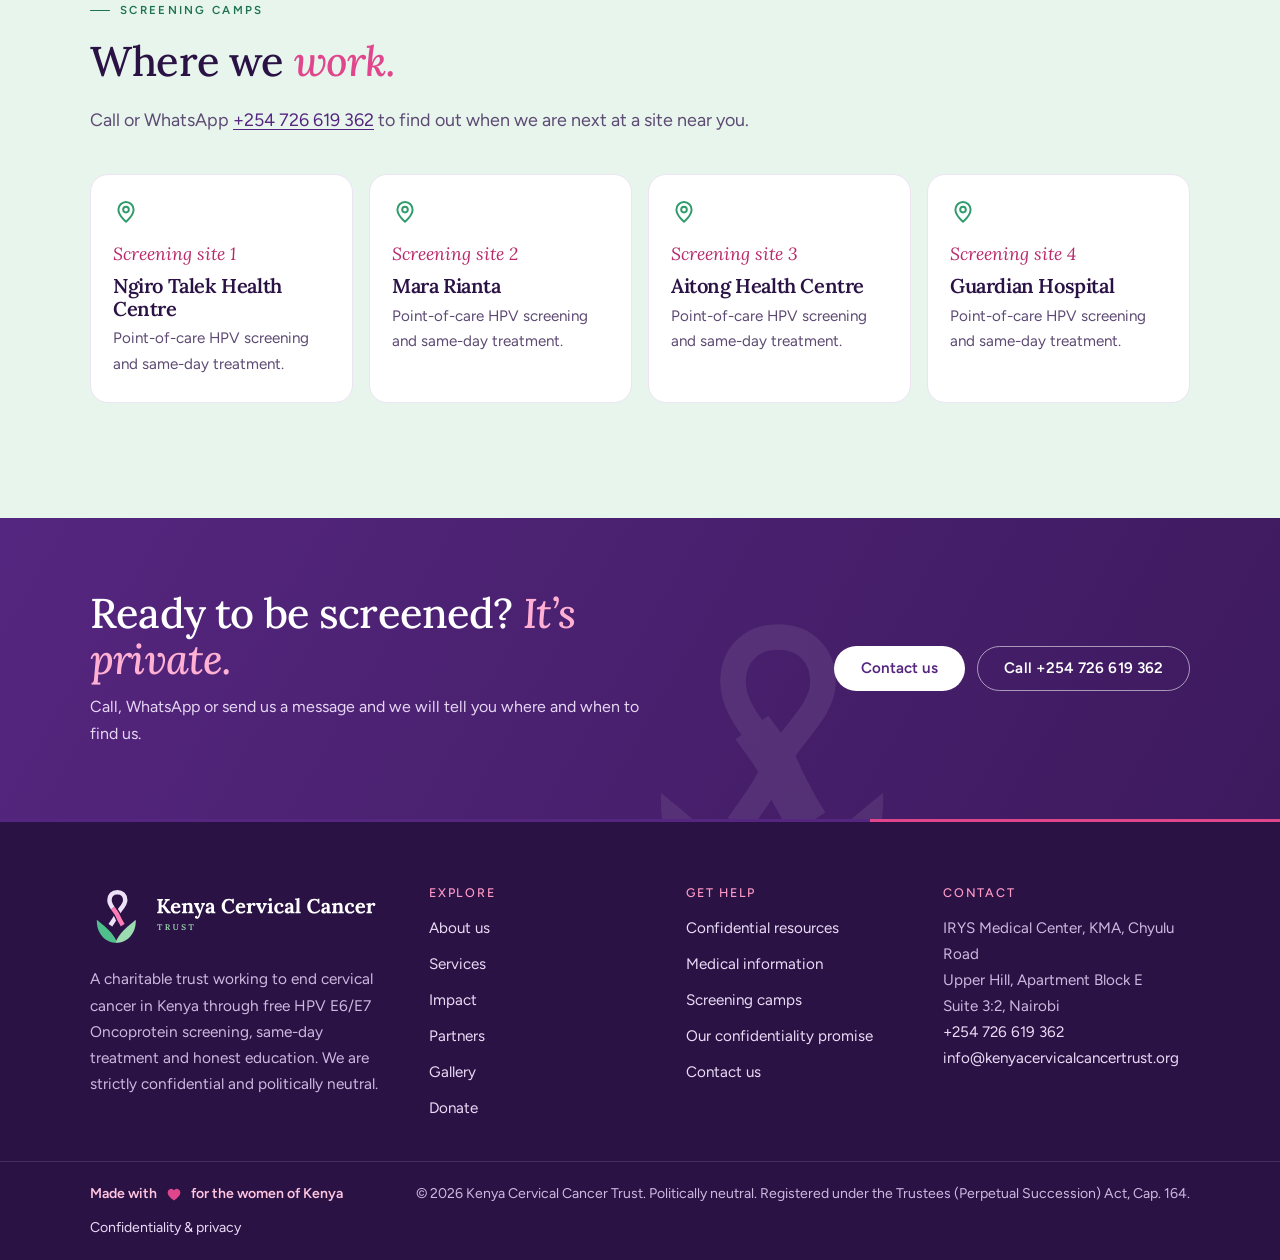
<file: services.html>
<!DOCTYPE html>
<html lang="en" class="no-js">
<head>
<meta charset="utf-8">
<meta name="viewport" content="width=device-width, initial-scale=1">
<title>Services – Kenya Cervical Cancer Trust</title>
<meta name="description" content="HPV vaccination, rapid E6/E7 Oncoprotein screening for women aged 20 and above, colposcopy, same-day treatment and patient navigation.">
<meta name="robots" content="index, follow">
<meta name="theme-color" content="#55267f">
<meta property="og:type" content="website">
<meta property="og:title" content="Services – Kenya Cervical Cancer Trust">
<meta property="og:description" content="HPV vaccination, rapid E6/E7 Oncoprotein screening for women aged 20 and above, colposcopy, same-day treatment and patient navigation.">
<meta property="og:image" content="https://www.kenyacervicalcancertrust.org/images/og-image.png">
<meta property="og:url" content="https://www.kenyacervicalcancertrust.org/services.html">
<meta name="twitter:card" content="summary_large_image">
<link rel="icon" href="images/favicon.svg" type="image/svg+xml">
<link rel="icon" href="images/favicon.png" type="image/png" sizes="512x512">
<link rel="apple-touch-icon" href="images/favicon.png">
<link rel="preconnect" href="https://fonts.googleapis.com">
<link rel="preconnect" href="https://fonts.gstatic.com" crossorigin>
<link rel="stylesheet" href="https://fonts.googleapis.com/css2?family=Figtree:wght@400;500;600;700;800&display=swap">
<link rel="stylesheet" href="css/style.css">
</head>
<body>
<a class="skip" href="#main">Skip to content</a>
<div class="topbar"><div class="wrap">
  <span class="pillar"><span class="dot"></span> Free HPV E6/E7 Oncoprotein screening <span class="hide-s">&middot; Strictly confidential &middot; Same-day treatment</span></span>
  <span class="pillar"><a href="tel:+254726619362"><span class="hide-s">Call or WhatsApp </span>+254 726 619 362</a></span>
</div></div>
<header class="site-header"><div class="wrap">
  <a class="brand" href="index.html" aria-label="Kenya Cervical Cancer Trust — home"><img src="images/logo-horizontal.svg" alt="Kenya Cervical Cancer Trust" width="280" height="56"></a>
  <button class="menu-toggle" aria-expanded="false" aria-controls="site-nav" aria-label="Menu"><svg class="" viewBox="0 0 24 24" fill="none" stroke="currentColor" stroke-width="1.8" stroke-linecap="round" stroke-linejoin="round" aria-hidden="true" ><path d="M4 7h16M4 12h16M4 17h16"/></svg></button>
  <nav class="nav" id="site-nav" aria-label="Main"><a class="link" href="index.html">Home</a><a class="link" href="about.html">About</a><a class="link" href="services.html" aria-current="page">Services</a><a class="link" href="impact.html">Impact</a><a class="link" href="medical-info.html">Medical info</a><a class="link" href="partners.html">Partners</a><a class="link" href="gallery.html">Gallery</a><a class="link" href="contact.html">Contact</a><a class="btn btn-primary" href="donate.html">Donate</a></nav>
</div></header>
<main id="main">
<section class="page-hero"><img class="hero-ribbon" src="images/logo-mark.svg" alt="" aria-hidden="true">
<div class="wrap">
  <p class="crumbs"><a href="index.html">Home</a> &nbsp;/&nbsp; Services</p>
  <h1>Our <em>services.</em></h1>
  <p class="lead">Free HPV E6/E7 Oncoprotein screening, same-day treatment and honest education for women aged 20 and above &mdash; delivered by a mobile clinic that comes to you.</p>
</div></section><section class="section"><div class="wrap"><div class="svc reveal" id="vaccination"><div class="no">01</div><div><h3>HPV vaccination</h3><p>The HPV vaccine protects against the virus that causes almost all cervical cancer. It is most effective for girls aged 9&ndash;14, before any exposure to the virus &mdash; but all women of reproductive age are encouraged to be vaccinated.</p><div class="figs"><div><b data-count="1422">1,422</b><span>vaccinated</span></div></div></div><div class="photo leaf-r"><img src="images/gallery/g24.jpg" alt="A girl receiving her HPV vaccine at a school outreach" loading="lazy"></div></div><div class="svc reveal" id="screening"><div class="no">02</div><div><h3>Free HPV E6/E7 Oncoprotein screening</h3><p>We bring screening directly to women. We use the rapid E6/E7 Oncoprotein test, so results are ready at the point of care.</p><ul class="ticks"><li><svg class="" viewBox="0 0 24 24" fill="none" stroke="currentColor" stroke-width="1.8" stroke-linecap="round" stroke-linejoin="round" aria-hidden="true" ><circle cx="12" cy="12" r="9.5"/><path d="M8 12.5l2.8 2.8L16.5 9.5"/></svg><span><strong>Who we serve:</strong> women aged 20 and above, with no upper age limit, including sex workers (<a href="medical-info.html#sex-workers">confidential resources</a>).</span></li><li><svg class="" viewBox="0 0 24 24" fill="none" stroke="currentColor" stroke-width="1.8" stroke-linecap="round" stroke-linejoin="round" aria-hidden="true" ><circle cx="12" cy="12" r="9.5"/><path d="M8 12.5l2.8 2.8L16.5 9.5"/></svg><span><strong>Linkage:</strong> positive results are linked to treatment or further investigation.</span></li><li><svg class="" viewBox="0 0 24 24" fill="none" stroke="currentColor" stroke-width="1.8" stroke-linecap="round" stroke-linejoin="round" aria-hidden="true" ><circle cx="12" cy="12" r="9.5"/><path d="M8 12.5l2.8 2.8L16.5 9.5"/></svg><span><strong>Mobile screening:</strong> point-of-care screening using the HPV E6/E7 Oncoprotein test, with same-day treatment.</span></li></ul><div class="figs"><div><b data-count="3600">3,600</b><span>women reached</span></div><div><b data-count="2992">2,992</b><span>women screened</span></div></div></div><div class="photo leaf-r"><img src="images/gallery/g16.jpg" alt="The point-of-care analyser and printed result" loading="lazy"></div></div><div class="svc reveal" id="colposcopy"><div class="no">03</div><div><h3>Colposcopy &amp; same-day treatment</h3><p>When a result needs a closer look, we offer colposcopy. Where treatment is needed it is done the same day, and women who need more advanced care are linked onward.</p><div class="figs"><div><b data-count="197">197</b><span>women treated</span></div></div></div><div class="photo leaf-r"><img src="images/gallery/g17.jpg" alt="A clinician providing care in a clinic room" loading="lazy"></div></div><div class="svc reveal" id="navigation"><div class="no">04</div><div><h3>Patient navigation &amp; linkage to care</h3><p>From the moment a woman receives an abnormal result she is supported by a navigator who explains what it means, helps book appointments and accompanies her through treatment. Nobody gets lost between a result and care.</p></div><div class="photo leaf-r"><img src="images/gallery/g14.jpg" alt="Members of the clinical team in discussion" loading="lazy"></div></div><div class="svc reveal" id="education"><div class="no">05</div><div><h3>Community education &amp; breaking stigma</h3><p>We hold community conversations with women&rsquo;s groups, elders and leaders to bust myths about HPV and cervical cancer, and to replace silence and shame with facts and options.</p></div><div class="photo leaf-r"><img src="images/gallery/g00.jpg" alt="A health talk with schoolgirls outdoors" loading="lazy"></div></div></div></section><section class="section bg-lilac"><div class="wrap">
<div class="split top">
  <div class="reveal"><span class="eyebrow">Also part of our work</span><h2>Beyond the clinic.</h2></div>
  <div class="reveal"><ul class="ticks"><li><svg class="" viewBox="0 0 24 24" fill="none" stroke="currentColor" stroke-width="1.8" stroke-linecap="round" stroke-linejoin="round" aria-hidden="true" ><circle cx="12" cy="12" r="9.5"/><path d="M8 12.5l2.8 2.8L16.5 9.5"/></svg><span><strong>Partnerships &amp; linkages</strong> &mdash; working with hospitals, laboratories and professional societies so that women can be referred smoothly.</span></li><li><svg class="" viewBox="0 0 24 24" fill="none" stroke="currentColor" stroke-width="1.8" stroke-linecap="round" stroke-linejoin="round" aria-hidden="true" ><circle cx="12" cy="12" r="9.5"/><path d="M8 12.5l2.8 2.8L16.5 9.5"/></svg><span><strong>Socio-economic empowerment</strong> &mdash; connecting women with partner organisations that offer skills training and support groups.</span></li></ul></div>
</div></div></section><section class="section bg-mint"><div class="wrap"><div class="narrow"><span class="eyebrow green">Screening camps</span><h2>Where we <em>work.</em></h2><p class="lead">Call or WhatsApp <a href="tel:+254726619362">+254 726 619 362</a> to find out when we are next at a site near you.</p></div><ul class="camps"><li class="camp reveal"><svg class="" viewBox="0 0 24 24" fill="none" stroke="currentColor" stroke-width="1.8" stroke-linecap="round" stroke-linejoin="round" aria-hidden="true" ><path d="M12 21s7-5.6 7-11.2A7 7 0 0 0 5 9.8C5 15.4 12 21 12 21z"/><circle cx="12" cy="9.8" r="2.6"/></svg><span class="n">Screening site 1</span><h3>Ngiro Talek Health Centre</h3><p>Point-of-care HPV screening and same-day treatment.</p></li><li class="camp reveal"><svg class="" viewBox="0 0 24 24" fill="none" stroke="currentColor" stroke-width="1.8" stroke-linecap="round" stroke-linejoin="round" aria-hidden="true" ><path d="M12 21s7-5.6 7-11.2A7 7 0 0 0 5 9.8C5 15.4 12 21 12 21z"/><circle cx="12" cy="9.8" r="2.6"/></svg><span class="n">Screening site 2</span><h3>Mara Rianta</h3><p>Point-of-care HPV screening and same-day treatment.</p></li><li class="camp reveal"><svg class="" viewBox="0 0 24 24" fill="none" stroke="currentColor" stroke-width="1.8" stroke-linecap="round" stroke-linejoin="round" aria-hidden="true" ><path d="M12 21s7-5.6 7-11.2A7 7 0 0 0 5 9.8C5 15.4 12 21 12 21z"/><circle cx="12" cy="9.8" r="2.6"/></svg><span class="n">Screening site 3</span><h3>Aitong Health Centre</h3><p>Point-of-care HPV screening and same-day treatment.</p></li><li class="camp reveal"><svg class="" viewBox="0 0 24 24" fill="none" stroke="currentColor" stroke-width="1.8" stroke-linecap="round" stroke-linejoin="round" aria-hidden="true" ><path d="M12 21s7-5.6 7-11.2A7 7 0 0 0 5 9.8C5 15.4 12 21 12 21z"/><circle cx="12" cy="9.8" r="2.6"/></svg><span class="n">Screening site 4</span><h3>Guardian Hospital</h3><p>Point-of-care HPV screening and same-day treatment.</p></li></ul></div></section><section class="cta"><img class="hero-ribbon" src="images/logo-mark.svg" alt="" aria-hidden="true"><div class="wrap">
<div><h2>Ready to be screened? <em>It&rsquo;s private.</em></h2><p>Call, WhatsApp or send us a message and we will tell you where and when to find us.</p></div>
<div class="btn-row"><a class="btn btn-light" href="contact.html">Contact us</a><a class="btn btn-ghost-light" href="tel:+254726619362">Call +254 726 619 362</a></div></div></section>
</main>
<footer class="site-footer">
<div class="tricolor"></div>
<div class="wrap">
  <div class="about">
    <img src="images/logo-horizontal-light.svg" alt="Kenya Cervical Cancer Trust" width="340" height="62">
    <p>A charitable trust working to end cervical cancer in Kenya through free HPV E6/E7 Oncoprotein screening, same-day treatment and honest education. We are strictly confidential and politically neutral.</p>
  </div>
  <div><h4>Explore</h4><ul>
    <li><a href="about.html">About us</a></li><li><a href="services.html">Services</a></li><li><a href="impact.html">Impact</a></li>
    <li><a href="partners.html">Partners</a></li><li><a href="gallery.html">Gallery</a></li><li><a href="donate.html">Donate</a></li></ul></div>
  <div><h4>Get help</h4><ul>
    <li><a href="medical-info.html#sex-workers">Confidential resources</a></li>
    <li><a href="medical-info.html">Medical information</a></li>
    <li><a href="index.html#camps">Screening camps</a></li>
    <li><a href="about.html#confidentiality">Our confidentiality promise</a></li>
    <li><a href="contact.html">Contact us</a></li></ul></div>
  <div><h4>Contact</h4>
    <address>IRYS Medical Center, KMA, Chyulu Road<br>Upper Hill, Apartment Block E<br>Suite 3:2, Nairobi<br>
    <a href="tel:+254726619362">+254 726 619 362</a><br><a href="mailto:info@kenyacervicalcancertrust.org">info@kenyacervicalcancertrust.org</a></address></div>
</div>
<div class="legal"><div class="wrap">
  <span class="love-line">Made with <svg class="heart-ic" viewBox="0 0 24 24" fill="none" stroke="currentColor" stroke-width="2" stroke-linecap="round" stroke-linejoin="round" aria-hidden="true" ><path d="M12 20.5s-8.5-5-8.5-11A4.7 4.7 0 0 1 12 7a4.7 4.7 0 0 1 8.5 2.5c0 6-8.5 11-8.5 11z"/></svg> for the women of Kenya</span><span>&copy; 2026 Kenya Cervical Cancer Trust. Politically neutral. Registered under the Trustees (Perpetual Succession) Act, Cap. 164.</span>
  <a href="about.html#confidentiality">Confidentiality &amp; privacy</a>
</div></div>
</footer>
<script src="js/main.js" defer></script>
</body>
</html>
</file>
<file: css/style.css>
/* ==========================================================================
   Kenya Cervical Cancer Trust — site styles
   Palette: purple · pink · green. No frameworks, no icon fonts.
   ========================================================================== */

@font-face {
  font-family: "Lora";
  src: url("../fonts/lora.woff") format("woff");
  font-weight: 400 700;
  font-style: normal;
  font-display: swap;
}
@font-face {
  font-family: "Lora";
  src: url("../fonts/lora-italic.woff") format("woff");
  font-weight: 400 700;
  font-style: italic;
  font-display: swap;
}

:root {
  --ink: #2b1245;          /* deep plum – text & dark bands */
  --purple: #55267f;       /* brand purple */
  --purple-2: #6c3a99;
  --pink: #e0468c;         /* brand pink */
  --pink-deep: #b8286a;    /* pink for small text on light bg (AA) */
  --green: #2e9b6a;        /* brand green */
  --green-deep: #1d7350;   /* green for small text on light bg (AA) */
  --lilac: #f6f0fb;
  --blush: #fdecf4;
  --mint: #e7f5ed;
  --line: #e7dcf0;
  --muted: #5d4a73;
  --white: #fff;

  --leaf: 22px 6px 22px 6px;        /* the leaf corner, echoing the logo */
  --leaf-sm: 14px 4px 14px 4px;
  --shadow: 0 1px 2px rgba(43, 18, 69, .06), 0 12px 32px -12px rgba(43, 18, 69, .18);

  --serif: "Lora", Georgia, "Times New Roman", serif;
  --sans: "Figtree", "Inter", ui-sans-serif, system-ui, -apple-system, "Segoe UI", Roboto, "Helvetica Neue", Arial, sans-serif;

  --wrap: 1180px;
  --gutter: clamp(20px, 4vw, 40px);
}

*, *::before, *::after { box-sizing: border-box; }
html { scroll-behavior: smooth; -webkit-text-size-adjust: 100%; }
body {
  margin: 0;
  font-family: var(--sans);
  font-size: 1.0625rem;
  line-height: 1.65;
  color: var(--ink);
  background: var(--white);
  -webkit-font-smoothing: antialiased;
  overflow-x: hidden;
}
img, svg { display: block; max-width: 100%; }
img { height: auto; }
a { color: var(--purple); text-underline-offset: 3px; text-decoration-thickness: 1px; }
a:hover { color: var(--pink-deep); }
:focus-visible { outline: 3px solid var(--pink); outline-offset: 3px; border-radius: 4px; }
p { margin: 0 0 1em; }
ul { margin: 0; padding: 0; }

h1, h2, h3, h4 {
  font-family: var(--serif);
  font-weight: 600;
  line-height: 1.15;
  letter-spacing: -0.012em;
  margin: 0 0 .5em;
  color: var(--ink);
}
h1 { font-size: clamp(2.4rem, 5.4vw, 4.1rem); letter-spacing: -0.02em; }
h2 { font-size: clamp(1.8rem, 3.4vw, 2.6rem); }
h3 { font-size: 1.35rem; }
h4 { font-size: 1.1rem; }
h1 em, h2 em, h3 em { font-style: italic; font-weight: 500; color: var(--pink); }
.on-dark h1 em, .on-dark h2 em, .on-dark h3 em { color: #ff8fc0; }

.wrap { width: 100%; max-width: var(--wrap); margin-inline: auto; padding-inline: var(--gutter); }
.narrow { max-width: 760px; }
section { position: relative; }
.section { padding-block: clamp(56px, 8vw, 104px); }
.section.tight { padding-block: clamp(40px, 5vw, 64px); }
.bg-lilac { background: var(--lilac); }
.bg-mint { background: var(--mint); }
.bg-blush { background: var(--blush); }
.on-dark { background: var(--ink); color: #eadcf5; }
.on-dark h1, .on-dark h2, .on-dark h3, .on-dark h4 { color: #fff; }
.on-dark a { color: #ffc4de; }

.skip { position: absolute; left: -999px; top: 8px; background: var(--ink); color: #fff; padding: 10px 16px; border-radius: 8px; z-index: 100; }
.skip:focus { left: 8px; color: #fff; }

.eyebrow {
  display: inline-flex; align-items: center; gap: 10px;
  font-size: .8rem; font-weight: 700; letter-spacing: .14em; text-transform: uppercase;
  color: var(--pink-deep); margin-bottom: 16px;
}
.eyebrow::before { content: ""; width: 28px; height: 2px; background: currentColor; border-radius: 2px; }
.on-dark .eyebrow { color: #ff9ac6; }
.eyebrow.green { color: var(--green-deep); }

.lead { font-size: 1.2rem; line-height: 1.6; color: var(--muted); }
.on-dark .lead { color: #d8c6e8; }

/* three-colour ribbon rule */
.tricolor { height: 6px; background: linear-gradient(90deg, var(--purple) 0 34%, var(--pink) 34% 67%, var(--green) 67% 100%); }

/* ---------- buttons ---------- */
.btn {
  display: inline-flex; align-items: center; justify-content: center; gap: 10px;
  padding: 14px 24px; font: 700 .98rem/1 var(--sans);
  border-radius: var(--leaf-sm); border: 2px solid transparent;
  text-decoration: none; cursor: pointer; transition: transform .15s ease, background .15s ease, color .15s ease, border-color .15s ease;
}
.btn:hover { transform: translateY(-2px); }
.btn-primary { background: var(--purple); color: #fff; }
.btn-primary:hover { background: var(--ink); color: #fff; }
.btn-pink { background: var(--pink); color: #fff; }
.btn-pink:hover { background: var(--pink-deep); color: #fff; }
.btn-ghost { border-color: var(--purple); color: var(--purple); background: transparent; }
.btn-ghost:hover { background: var(--purple); color: #fff; }
.btn-light { background: #fff; color: var(--purple); }
.btn-light:hover { background: var(--blush); color: var(--purple); }
.btn-ghost-light { border-color: rgba(255,255,255,.55); color: #fff; }
.btn-ghost-light:hover { background: #fff; color: var(--purple); }
.btn svg { width: 18px; height: 18px; }
.btn-row { display: flex; flex-wrap: wrap; gap: 12px; margin-top: 28px; }

/* ---------- top bar & header ---------- */
.topbar { background: var(--ink); color: #eadcf5; font-size: .86rem; }
.topbar .wrap { display: flex; justify-content: space-between; align-items: center; gap: 16px; padding-block: 9px; }
.topbar span.pillar { display: inline-flex; align-items: center; gap: 8px; }
.topbar .dot { width: 8px; height: 8px; border-radius: 50%; background: var(--pink); display: inline-block; }
.topbar a { color: #fff; font-weight: 700; text-decoration: none; }
.topbar a:hover { color: #ffc4de; }

.site-header { position: sticky; top: 0; z-index: 50; background: rgba(255,255,255,.96); backdrop-filter: saturate(1.2) blur(8px); border-bottom: 1px solid var(--line); }
.site-header .wrap { display: flex; align-items: center; justify-content: space-between; gap: 24px; min-height: 84px; }
.brand img { height: 56px; width: auto; }
.nav { display: flex; align-items: center; gap: 4px; }
.nav a.link { white-space: nowrap; padding: 10px 11px; font-weight: 600; font-size: .96rem; color: var(--ink); text-decoration: none; border-radius: 10px; position: relative; }
.nav a.link:hover { color: var(--purple); background: var(--lilac); }
.nav a.link[aria-current="page"] { color: var(--purple); }
.nav a.link[aria-current="page"]::after { content: ""; position: absolute; left: 12px; right: 12px; bottom: 3px; height: 3px; border-radius: 3px; background: var(--pink); }
.nav .btn { margin-left: 10px; padding: 11px 20px; }
.menu-toggle { display: none; background: none; border: 2px solid var(--line); border-radius: 12px; width: 48px; height: 48px; cursor: pointer; color: var(--ink); align-items: center; justify-content: center; }
.menu-toggle svg { width: 24px; height: 24px; }

@media (max-width: 1160px) {
  .menu-toggle { display: inline-flex; }
  .nav { position: absolute; left: 0; right: 0; top: 100%; background: #fff; border-bottom: 1px solid var(--line); flex-direction: column; align-items: stretch; padding: 12px var(--gutter) 24px; gap: 2px; display: none; box-shadow: var(--shadow); }
  .nav.open { display: flex; }
  .nav a.link { padding: 14px 12px; font-size: 1.05rem; }
  .nav a.link[aria-current="page"]::after { display: none; }
  .nav a.link[aria-current="page"] { background: var(--lilac); }
  .nav .btn { margin: 12px 0 0; }
}
@media (max-width: 640px) {
  .topbar .hide-s { display: none; }
  .topbar .wrap { font-size: .8rem; padding-block: 8px; }
  .brand img { height: 46px; }
  .site-header .wrap { min-height: 72px; }
}

/* ---------- hero ---------- */
.hero { background: var(--lilac); overflow: hidden; }
.hero .wrap { display: grid; grid-template-columns: 1.05fr .95fr; gap: clamp(32px, 5vw, 72px); align-items: center; padding-block: clamp(48px, 7vw, 96px); position: relative; z-index: 1; }
.hero h1 { margin-bottom: .45em; }
.hero p.lead { max-width: 33em; }
.promise { list-style: none; display: flex; flex-wrap: wrap; gap: 10px 22px; margin-top: 34px; }
.promise li { display: inline-flex; align-items: center; gap: 9px; font-weight: 600; font-size: .95rem; }
.promise svg { width: 20px; height: 20px; color: var(--green); flex: none; }

.hero-art { position: relative; aspect-ratio: 1 / 1.04; max-width: 560px; justify-self: end; width: 100%; }
.hero-art .main { position: absolute; inset: 0 0 14% 14%; border-radius: 220px 10px 220px 10px; overflow: hidden; box-shadow: var(--shadow); }
.hero-art .second { position: absolute; left: 0; bottom: 0; width: 46%; aspect-ratio: 1; border-radius: 10px 130px 10px 130px; overflow: hidden; border: 8px solid var(--lilac); box-shadow: var(--shadow); }
.hero-art img { width: 100%; height: 100%; object-fit: cover; }
.hero-art .stamp { position: absolute; right: -4px; top: 6%; background: var(--pink); color: #fff; padding: 12px 18px; border-radius: var(--leaf-sm); font-weight: 700; font-size: .85rem; line-height: 1.25; box-shadow: var(--shadow); max-width: 190px; }
.hero-art .stamp b { display: block; font-family: var(--serif); font-size: 1.5rem; font-weight: 600; }
.hero-ribbon { position: absolute; right: -6%; bottom: -14%; width: 56%; opacity: .07; pointer-events: none; z-index: 0; }
@media (max-width: 900px) {
  .hero .wrap { grid-template-columns: 1fr; }
  .hero-art { justify-self: center; max-width: 440px; }
}

/* page hero (inner pages) */
.page-hero { background: var(--lilac); position: relative; overflow: hidden; }
.page-hero .wrap { padding-block: clamp(44px, 6vw, 84px) clamp(40px, 5vw, 68px); position: relative; z-index: 1; }
.page-hero h1 { font-size: clamp(2.2rem, 4.6vw, 3.5rem); max-width: 18ch; margin-bottom: .3em; }
.page-hero .lead { max-width: 40em; margin: 0; }
.page-hero .hero-ribbon { right: 2%; bottom: -30%; width: 280px; opacity: .08; }
.crumbs { font-size: .88rem; color: var(--muted); margin-bottom: 18px; }
.crumbs a { color: var(--muted); }

/* ---------- stats ---------- */
.stats { display: grid; grid-template-columns: repeat(4, 1fr); gap: 0; }
.stat { padding: 26px 24px 24px; border-top: 5px solid var(--purple); background: #fff; }
.stat:nth-child(2) { border-color: var(--pink); }
.stat:nth-child(3) { border-color: var(--green); }
.stat:nth-child(4) { border-color: var(--purple-2); }
.stat .num { font-family: var(--serif); font-weight: 600; font-size: clamp(2.6rem, 5vw, 3.8rem); line-height: 1; color: var(--purple); letter-spacing: -0.02em; font-variant-numeric: lining-nums; }
.stat:nth-child(2) .num { color: var(--pink-deep); }
.stat:nth-child(3) .num { color: var(--green-deep); }
.stat .lbl { margin-top: 10px; font-weight: 600; color: var(--ink); }
.stat .sub { font-size: .9rem; color: var(--muted); margin-top: 2px; }
.stats-band { background: var(--lilac); }
.stats.cards { gap: 18px; }
.stats.cards .stat { border-radius: var(--leaf); box-shadow: var(--shadow); }
@media (max-width: 900px) { .stats { grid-template-columns: repeat(2, 1fr); } }
@media (max-width: 480px) { .stats { grid-template-columns: 1fr; } }

/* ---------- split layouts ---------- */
.split { display: grid; grid-template-columns: 1fr 1fr; gap: clamp(32px, 6vw, 84px); align-items: center; }
.split.top { align-items: start; }
.split.flip > :first-child { order: 2; }
@media (max-width: 900px) { .split { grid-template-columns: 1fr; } .split.flip > :first-child { order: 0; } }
.photo { border-radius: var(--leaf); overflow: hidden; box-shadow: var(--shadow); }
.photo.leaf-r { border-radius: 8px 120px 8px 120px; }
.photo.leaf-l { border-radius: 120px 8px 120px 8px; }
.photo img { width: 100%; height: 100%; object-fit: cover; }
.photo.tall { aspect-ratio: 4 / 5; }
.photo.wide { aspect-ratio: 4 / 3; }
.photo figcaption { display: none; }

/* ---------- checklist ---------- */
.ticks { list-style: none; display: grid; gap: 12px; margin: 22px 0 0; }
.ticks li { display: grid; grid-template-columns: 26px 1fr; gap: 12px; align-items: start; }
.ticks svg { width: 24px; height: 24px; color: var(--green); margin-top: 2px; }
.ticks.pink svg { color: var(--pink); }

/* ---------- steps ---------- */
.steps { display: grid; grid-template-columns: repeat(3, 1fr); gap: clamp(20px, 3vw, 40px); counter-reset: s; margin-top: 44px; }
.step { position: relative; padding-top: 70px; }
.step::before { counter-increment: s; content: "0" counter(s); position: absolute; top: 0; left: 0; font-family: var(--serif); font-style: italic; font-size: 3.6rem; line-height: 1; color: var(--pink); }
.step::after { content: ""; position: absolute; top: 34px; left: 64px; right: 0; height: 2px; background: repeating-linear-gradient(90deg, var(--line) 0 8px, transparent 8px 16px); }
.step:last-child::after { display: none; }
.step h3 { margin-bottom: .35em; }
.step p { color: var(--muted); margin: 0; }
@media (max-width: 820px) { .steps { grid-template-columns: 1fr; } .step::after { display: none; } }

/* ---------- feature grid (no icons in circles, just a coloured mark) ---------- */
.features { display: grid; grid-template-columns: repeat(3, 1fr); gap: 20px; margin-top: 44px; }
.feature { background: var(--lilac); border-radius: var(--leaf); padding: 28px 26px 30px; position: relative; transition: transform .2s ease, box-shadow .2s ease; }
.feature:hover { transform: translateY(-4px); box-shadow: var(--shadow); }
.feature:nth-child(3n+2) { background: var(--blush); }
.feature:nth-child(3n+3) { background: var(--mint); }
.feature .mark { width: 44px; height: 44px; margin-bottom: 18px; color: var(--purple); }
.feature:nth-child(3n+2) .mark { color: var(--pink-deep); }
.feature:nth-child(3n+3) .mark { color: var(--green-deep); }
.feature h3 { font-size: 1.22rem; margin-bottom: .4em; }
.feature p { margin: 0; color: var(--muted); font-size: 1rem; }
.feature a.more { display: inline-block; margin-top: 14px; font-weight: 700; font-size: .95rem; }
@media (max-width: 980px) { .features { grid-template-columns: repeat(2, 1fr); } }
@media (max-width: 620px) { .features { grid-template-columns: 1fr; } }

/* ---------- camps ---------- */
.camps { display: grid; grid-template-columns: repeat(4, 1fr); gap: 16px; margin-top: 40px; list-style: none; }
.camp { background: #fff; border: 1px solid var(--line); border-radius: var(--leaf); padding: 24px 22px; display: flex; flex-direction: column; gap: 6px; }
.camp .n { font-family: var(--serif); font-style: italic; font-size: 1.1rem; color: var(--pink-deep); }
.camp h3 { font-size: 1.25rem; margin: 0; }
.camp p { margin: 0; font-size: .95rem; color: var(--muted); }
.camp svg { width: 26px; height: 26px; color: var(--green); margin-bottom: 8px; }
@media (max-width: 980px) { .camps { grid-template-columns: repeat(2, 1fr); } }
@media (max-width: 520px) { .camps { grid-template-columns: 1fr; } }

/* ---------- confidentiality / neutrality band ---------- */
.pledge { display: grid; grid-template-columns: 1fr 1fr; gap: clamp(28px, 5vw, 72px); }
.pledge .block { display: grid; grid-template-columns: 56px 1fr; gap: 20px; align-items: start; }
.pledge .ic { width: 56px; height: 56px; border-radius: 50%; background: rgba(255,255,255,.1); display: grid; place-items: center; color: #ff9ac6; }
.pledge .ic svg { width: 28px; height: 28px; }
.pledge h3 { margin-bottom: .3em; }
.pledge p { margin: 0; color: #d8c6e8; }
@media (max-width: 800px) { .pledge { grid-template-columns: 1fr; } }

/* ---------- partners strip ---------- */
.partner-row { display: grid; grid-template-columns: repeat(5, 1fr); gap: 14px; margin-top: 36px; }
.partner-chip { background: #fff; border: 1px solid var(--line); border-radius: var(--leaf-sm); padding: 20px 14px; text-align: center; display: grid; gap: 6px; justify-items: center; align-content: center; min-height: 128px; }
.partner-chip strong { font-family: var(--serif); font-size: 1.08rem; line-height: 1.25; }
.partner-chip span { font-size: .84rem; color: var(--muted); }
.partner-chip img { height: 52px; width: auto; }
@media (max-width: 980px) { .partner-row { grid-template-columns: repeat(3, 1fr); } }
@media (max-width: 560px) { .partner-row { grid-template-columns: repeat(2, 1fr); } }

/* ---------- mosaic ---------- */
.mosaic { display: grid; grid-template-columns: repeat(6, 1fr); grid-auto-rows: 120px; gap: 12px; margin-top: 36px; }
.mosaic a { display: block; overflow: hidden; border-radius: 14px; position: relative; }
.mosaic a:nth-child(1) { grid-column: span 3; grid-row: span 4; border-radius: 120px 10px 10px 10px; }
.mosaic a:nth-child(2) { grid-column: span 3; grid-row: span 2; }
.mosaic a:nth-child(3) { grid-column: span 2; grid-row: span 1; }
.mosaic a:nth-child(4) { grid-column: span 1; grid-row: span 1; }
.mosaic a:nth-child(5) { grid-column: span 3; grid-row: span 1; }
.mosaic img { width: 100%; height: 100%; object-fit: cover; transition: transform .5s ease; }
.mosaic a:hover img { transform: scale(1.04); }
@media (max-width: 700px) {
  .mosaic { grid-template-columns: repeat(2, 1fr); grid-auto-rows: 150px; }
  .mosaic a:nth-child(n) { grid-column: span 1; grid-row: span 1; border-radius: 14px; }
  .mosaic a:nth-child(1) { grid-column: span 2; grid-row: span 2; border-radius: 80px 10px 10px 10px; }
}

/* ---------- FAQ ---------- */
.faq { display: grid; gap: 12px; margin-top: 32px; }
.faq details { background: #fff; border: 1px solid var(--line); border-radius: var(--leaf-sm); padding: 0; }
.faq summary { list-style: none; cursor: pointer; padding: 18px 56px 18px 22px; font-weight: 700; position: relative; }
.faq summary::-webkit-details-marker { display: none; }
.faq summary::after { content: "+"; position: absolute; right: 22px; top: 50%; transform: translateY(-50%); font-size: 1.6rem; line-height: 1; color: var(--pink); font-weight: 400; }
.faq details[open] summary::after { content: "–"; }
.faq details[open] { border-color: var(--purple-2); box-shadow: var(--shadow); }
.faq .ans { padding: 0 22px 20px; color: var(--muted); }
.faq .ans p:last-child { margin: 0; }

/* ---------- CTA band ---------- */
.cta { background: var(--purple); color: #fff; overflow: hidden; }
.cta .wrap { display: flex; flex-wrap: wrap; align-items: center; justify-content: space-between; gap: 28px; padding-block: clamp(44px, 6vw, 72px); position: relative; z-index: 1; }
.cta h2 { color: #fff; margin: 0; max-width: 20ch; }
.cta h2 em { color: #ffb0d3; }
.cta p { margin: 10px 0 0; color: #e6d6f3; max-width: 36em; }
.cta .btn-row { margin: 0; }
.cta .hero-ribbon { filter: brightness(0) invert(1); opacity: .08; right: 28%; bottom: -40%; width: 300px; }

/* ---------- long-form (medical info etc.) ---------- */
.doc { display: grid; grid-template-columns: 250px 1fr; gap: clamp(32px, 6vw, 84px); align-items: start; }
.toc { position: sticky; top: 110px; font-size: .95rem; }
.toc h4 { font-family: var(--sans); text-transform: uppercase; letter-spacing: .12em; font-size: .75rem; color: var(--muted); margin-bottom: 12px; }
.toc ol { list-style: none; border-left: 2px solid var(--line); }
.toc a { display: block; padding: 7px 0 7px 16px; text-decoration: none; color: var(--ink); margin-left: -2px; border-left: 2px solid transparent; }
.toc a:hover, .toc a.active { color: var(--purple); border-left-color: var(--pink); font-weight: 700; }
.doc section.part { padding-block: 0 56px; scroll-margin-top: 110px; }
.doc h2 { margin-top: 0; }
.doc h3 { margin-top: 1.6em; }
.doc ul.plain { padding-left: 1.2em; }
.doc ul.plain li { margin-bottom: .4em; }
@media (max-width: 960px) { .doc { grid-template-columns: 1fr; } .toc { display: none; } }

.callout { background: var(--blush); border-radius: var(--leaf); padding: 26px 28px; margin: 28px 0; border-left: 6px solid var(--pink); }
.callout.green { background: var(--mint); border-left-color: var(--green); }
.callout.purple { background: var(--lilac); border-left-color: var(--purple); }
.callout h3, .callout h4 { margin-top: 0; }
.callout p:last-child { margin-bottom: 0; }

.twocol { display: grid; grid-template-columns: 1fr 1fr; gap: 22px; margin: 26px 0; }
.twocol > div { background: var(--lilac); border-radius: var(--leaf); padding: 26px; }
.twocol > div:nth-child(2) { background: var(--mint); }
.twocol h3 { margin-top: 0; }
@media (max-width: 720px) { .twocol { grid-template-columns: 1fr; } }

.facts { display: grid; grid-template-columns: repeat(4, 1fr); gap: 14px; margin: 28px 0; }
.fact { border-top: 4px solid var(--pink); padding-top: 14px; }
.fact .n { font-family: var(--serif); font-size: 2.3rem; font-weight: 600; color: var(--purple); line-height: 1; }
.fact p { font-size: .92rem; color: var(--muted); margin: 8px 0 0; }
@media (max-width: 720px) { .facts { grid-template-columns: repeat(2, 1fr); } }

.mf { display: grid; gap: 14px; margin-top: 22px; }
.mf > div { display: grid; grid-template-columns: 110px 1fr; gap: 18px; padding: 18px 22px; background: #fff; border: 1px solid var(--line); border-radius: var(--leaf-sm); }
.mf .tag { font-weight: 800; letter-spacing: .1em; text-transform: uppercase; font-size: .75rem; color: var(--pink-deep); padding-top: 4px; }
.mf .tag.fact-t { color: var(--green-deep); }
.mf p { margin: 0; }
@media (max-width: 560px) { .mf > div { grid-template-columns: 1fr; gap: 4px; } }

.sources { font-size: .92rem; color: var(--muted); }
.sources li { margin-bottom: 6px; }

/* ---------- service rows ---------- */
.svc { display: grid; grid-template-columns: 90px 1fr minmax(240px, 380px); gap: clamp(20px, 4vw, 52px); align-items: start; padding-block: 48px; border-top: 1px solid var(--line); }
.svc:first-of-type { border-top: 0; }
.svc .no { font-family: var(--serif); font-style: italic; font-size: 3.2rem; line-height: 1; color: var(--pink); }
.svc h3 { font-size: 1.6rem; }
.svc .figs { display: flex; flex-wrap: wrap; gap: 14px 30px; margin-top: 22px; }
.svc .figs div { min-width: 120px; }
.svc .figs b { display: block; font-family: var(--serif); font-size: 2.2rem; font-weight: 600; line-height: 1; color: var(--purple); }
.svc .figs span { font-size: .9rem; color: var(--muted); }
.svc .photo { aspect-ratio: 4 / 3; }
@media (max-width: 960px) { .svc { grid-template-columns: 56px 1fr; } .svc .photo { grid-column: 2; } .svc .no { font-size: 2.4rem; } }
@media (max-width: 520px) { .svc { grid-template-columns: 1fr; } .svc .photo { grid-column: 1; } }

/* ---------- people ---------- */
.people { display: grid; grid-template-columns: repeat(2, 1fr); gap: 22px; margin-top: 40px; }
.person { display: grid; grid-template-columns: 150px 1fr; gap: 24px; align-items: center; background: #fff; border: 1px solid var(--line); border-radius: var(--leaf); padding: 20px; }
.person .ph { width: 150px; height: 180px; border-radius: 10px 70px 10px 70px; overflow: hidden; background: var(--lilac); display: grid; place-items: center; }
.person .ph img { width: 100%; height: 100%; object-fit: cover; object-position: top; }
.person .ph .mono { font-family: var(--serif); font-size: 3rem; font-weight: 600; color: var(--purple); }
.person h3 { margin-bottom: 2px; font-size: 1.3rem; }
.person .role { color: var(--pink-deep); font-weight: 700; font-size: .85rem; letter-spacing: .06em; text-transform: uppercase; margin-bottom: 10px; }
.person p { margin: 0; color: var(--muted); font-size: .98rem; }
@media (max-width: 900px) { .people { grid-template-columns: 1fr; } }
@media (max-width: 480px) { .person { grid-template-columns: 1fr; } }

.values { display: grid; grid-template-columns: repeat(3, 1fr); gap: 20px; margin-top: 40px; }
.value { padding: 24px 0 0; border-top: 3px solid var(--purple); }
.value:nth-child(3n+2) { border-color: var(--pink); }
.value:nth-child(3n+3) { border-color: var(--green); }
.value p { color: var(--muted); margin: 0; }
@media (max-width: 860px) { .values { grid-template-columns: 1fr; } }

/* ---------- partners page ---------- */
.partners-grid { display: grid; grid-template-columns: repeat(2, 1fr); gap: 20px; margin-top: 40px; }
.pcard { display: grid; grid-template-columns: 96px 1fr; gap: 22px; padding: 26px; background: #fff; border: 1px solid var(--line); border-radius: var(--leaf); align-items: start; }
.pcard .logo { width: 96px; height: 96px; border-radius: 50%; background: var(--lilac); display: grid; place-items: center; overflow: hidden; font-family: var(--serif); font-weight: 600; font-size: 1.7rem; color: var(--purple); }
.pcard .logo img { width: 100%; height: 100%; object-fit: cover; }
.pcard .logo.contain img { object-fit: contain; padding: 8px; }
.pcard:nth-child(3n+2) .logo { background: var(--blush); color: var(--pink-deep); }
.pcard:nth-child(3n+3) .logo { background: var(--mint); color: var(--green-deep); }
.pcard h3 { margin-bottom: 2px; font-size: 1.28rem; }
.pcard .role { color: var(--pink-deep); font-weight: 700; font-size: .82rem; letter-spacing: .06em; text-transform: uppercase; margin-bottom: 10px; }
.pcard p { margin: 0; color: var(--muted); font-size: .98rem; }
@media (max-width: 900px) { .partners-grid { grid-template-columns: 1fr; } }
@media (max-width: 480px) { .pcard { grid-template-columns: 1fr; } }

.ways { display: grid; grid-template-columns: repeat(2, 1fr); gap: 18px; margin-top: 36px; counter-reset: w; }
.way { padding: 26px 26px 26px 26px; border-radius: var(--leaf); background: var(--lilac); }
.way:nth-child(2) { background: var(--blush); }
.way:nth-child(3) { background: var(--mint); }
.way:nth-child(4) { background: var(--lilac); }
.way h3 { font-size: 1.22rem; }
.way p { margin: 0; color: var(--muted); }
@media (max-width: 700px) { .ways { grid-template-columns: 1fr; } }

/* ---------- gallery ---------- */
.filters { display: flex; flex-wrap: wrap; gap: 10px; margin-bottom: 32px; }
.filters button { font: 700 .92rem var(--sans); padding: 10px 18px; border-radius: 999px; border: 2px solid var(--line); background: #fff; color: var(--ink); cursor: pointer; transition: all .15s ease; }
.filters button:hover { border-color: var(--purple); color: var(--purple); }
.filters button[aria-pressed="true"] { background: var(--purple); border-color: var(--purple); color: #fff; }
.masonry { columns: 3 280px; column-gap: 16px; }
.masonry figure { margin: 0 0 16px; break-inside: avoid; position: relative; border-radius: 16px; overflow: hidden; cursor: zoom-in; background: var(--lilac); }
.masonry figure:nth-child(4n+1) { border-top-left-radius: 70px; }
.masonry figure:nth-child(4n+3) { border-bottom-right-radius: 70px; }
.masonry img { width: 100%; display: block; transition: transform .5s ease; }
.masonry figure:hover img { transform: scale(1.035); }
.masonry button { all: unset; display: block; width: 100%; cursor: zoom-in; }
.masonry button:focus-visible { outline: 3px solid var(--pink); outline-offset: -3px; }
.masonry figcaption { position: absolute; left: 0; right: 0; bottom: 0; padding: 40px 16px 14px; color: #fff; font-size: .9rem; font-weight: 600; background: linear-gradient(transparent, rgba(43,18,69,.82)); opacity: 0; transform: translateY(8px); transition: all .25s ease; pointer-events: none; }
.masonry figure:hover figcaption, .masonry button:focus-visible + figcaption { opacity: 1; transform: none; }
.masonry figure[hidden] { display: none; }

.lightbox { position: fixed; inset: 0; background: rgba(28, 10, 46, .94); z-index: 200; display: none; align-items: center; justify-content: center; padding: 24px; }
.lightbox.open { display: flex; }
.lightbox figure { margin: 0; max-width: min(1100px, 100%); max-height: 100%; display: grid; gap: 14px; justify-items: center; }
.lightbox img { max-height: calc(100vh - 140px); width: auto; max-width: 100%; border-radius: 14px; }
.lightbox figcaption { color: #eadcf5; font-size: 1rem; text-align: center; }
.lightbox button { position: absolute; background: rgba(255,255,255,.12); color: #fff; border: 0; width: 52px; height: 52px; border-radius: 50%; font-size: 1.6rem; cursor: pointer; display: grid; place-items: center; }
.lightbox button:hover { background: var(--pink); }
.lightbox .close { top: 18px; right: 18px; }
.lightbox .prev { left: 18px; top: 50%; transform: translateY(-50%); }
.lightbox .next { right: 18px; top: 50%; transform: translateY(-50%); }
@media (max-width: 640px) { .lightbox .prev, .lightbox .next { top: auto; bottom: 18px; transform: none; } .lightbox img { max-height: calc(100vh - 190px); } }

/* ---------- forms / contact ---------- */
.contact-grid { display: grid; grid-template-columns: .9fr 1.1fr; gap: clamp(28px, 5vw, 72px); align-items: start; }
.info-list { list-style: none; display: grid; gap: 22px; margin-top: 28px; }
.info-list li { display: grid; grid-template-columns: 48px 1fr; gap: 16px; align-items: start; }
.info-list .ic { width: 48px; height: 48px; border-radius: 14px 4px 14px 4px; background: var(--lilac); color: var(--purple); display: grid; place-items: center; }
.info-list li:nth-child(2) .ic { background: var(--blush); color: var(--pink-deep); }
.info-list li:nth-child(3) .ic { background: var(--mint); color: var(--green-deep); }
.info-list .ic svg { width: 24px; height: 24px; }
.info-list b { display: block; font-family: var(--serif); font-size: 1.1rem; }
.info-list span, .info-list a { color: var(--muted); }
form.card { background: #fff; border: 1px solid var(--line); border-radius: var(--leaf); padding: clamp(22px, 3vw, 36px); box-shadow: var(--shadow); }
label { display: block; font-weight: 700; font-size: .92rem; margin-bottom: 6px; }
input, select, textarea { width: 100%; font: inherit; color: var(--ink); padding: 13px 14px; border: 2px solid var(--line); border-radius: 12px; background: #fff; }
input:focus, select:focus, textarea:focus { outline: none; border-color: var(--purple); box-shadow: 0 0 0 4px rgba(85,38,127,.12); }
textarea { min-height: 140px; resize: vertical; }
.field { margin-bottom: 18px; }
.field-row { display: grid; grid-template-columns: 1fr 1fr; gap: 16px; }
@media (max-width: 560px) { .field-row { grid-template-columns: 1fr; } }
.hint { font-size: .88rem; color: var(--muted); margin-top: 6px; }
.map { border-radius: var(--leaf); overflow: hidden; border: 1px solid var(--line); margin-top: 28px; }
.map iframe { width: 100%; height: 300px; border: 0; display: block; }
@media (max-width: 900px) { .contact-grid { grid-template-columns: 1fr; } }

/* donate */
.give { display: grid; grid-template-columns: repeat(3, 1fr); gap: 18px; margin-top: 36px; }
.give > div { background: var(--lilac); border-radius: var(--leaf); padding: 28px; }
.give > div:nth-child(2) { background: var(--blush); }
.give > div:nth-child(3) { background: var(--mint); }
.give h3 { font-size: 1.25rem; }
.give p { color: var(--muted); }
.give code { background: #fff; padding: 2px 8px; border-radius: 6px; font-size: .92rem; }
@media (max-width: 860px) { .give { grid-template-columns: 1fr; } }

/* ---------- footer ---------- */
.site-footer { background: var(--ink); color: #cdb9df; }
.site-footer .wrap { display: grid; grid-template-columns: 1.4fr 1fr 1fr 1.2fr; gap: clamp(24px, 4vw, 56px); padding-block: 64px 40px; }
.site-footer h4 { font-family: var(--sans); font-size: .78rem; text-transform: uppercase; letter-spacing: .14em; color: #ff9ac6; margin-bottom: 16px; }
.site-footer ul { list-style: none; display: grid; gap: 10px; }
.site-footer a { color: #eadcf5; text-decoration: none; }
.site-footer a:hover { color: #ffc4de; text-decoration: underline; }
.site-footer .about img { height: 62px; width: auto; margin-bottom: 18px; }
.site-footer .about p { font-size: .96rem; max-width: 30em; }
.site-footer address { font-style: normal; line-height: 1.7; }
.legal { border-top: 1px solid rgba(255,255,255,.12); }
.legal .wrap { display: flex; flex-wrap: wrap; justify-content: space-between; gap: 10px 24px; padding-block: 20px; font-size: .88rem; grid-template-columns: none; }
@media (max-width: 960px) { .site-footer .wrap { grid-template-columns: 1fr 1fr; } }
@media (max-width: 560px) { .site-footer .wrap { grid-template-columns: 1fr; } }

/* ---------- motion ---------- */
.reveal { opacity: 0; transform: translateY(18px); transition: opacity .7s ease, transform .7s ease; }
.reveal.in { opacity: 1; transform: none; }
@media (prefers-reduced-motion: reduce) {
  html { scroll-behavior: auto; }
  .reveal { opacity: 1; transform: none; transition: none; }
  .btn, .feature, .mosaic img, .masonry img { transition: none; }
}
.no-js .reveal { opacity: 1; transform: none; }

@media print {
  .topbar, .site-header, .cta, .site-footer, .menu-toggle { display: none; }
  body { font-size: 12pt; }
}
.topbar a { white-space: nowrap; }

/* ==========================================================================
   Motion & warmth
   ========================================================================== */
:root { --ease: cubic-bezier(.22, .8, .24, 1); }

/* page fade-in + scroll progress */
@keyframes pageIn { from { opacity: 0; } to { opacity: 1; } }
body { animation: pageIn .6s ease both; }
.progress { position: fixed; top: 0; left: 0; height: 4px; width: 100%; transform-origin: 0 50%; transform: scaleX(0); background: linear-gradient(90deg, var(--purple), var(--pink), var(--green)); z-index: 120; pointer-events: none; }

/* header */
.site-header { transition: box-shadow .3s ease, background .3s ease; }
.site-header .wrap { transition: min-height .3s var(--ease); }
.site-header.scrolled { box-shadow: 0 10px 30px -16px rgba(43,18,69,.35); }
.site-header.scrolled .wrap { min-height: 68px; }
.brand img { transition: transform .4s var(--ease); }
.brand:hover img { transform: scale(1.03) rotate(-1deg); }
.nav a.link::before { content: ""; position: absolute; left: 11px; right: 11px; bottom: 3px; height: 3px; border-radius: 3px; background: var(--pink); transform: scaleX(0); transform-origin: left; transition: transform .35s var(--ease); }
.nav a.link:hover::before { transform: scaleX(1); }
.nav a.link[aria-current="page"]::before { display: none; }
@media (max-width: 1160px) { .nav a.link::before { display: none; } .nav { animation: dropIn .3s var(--ease); } }
@keyframes dropIn { from { opacity: 0; transform: translateY(-8px); } to { opacity: 1; transform: none; } }

/* buttons: sheen + arrow nudge */
.btn { position: relative; overflow: hidden; isolation: isolate; }
.btn::after { content: ""; position: absolute; top: 0; bottom: 0; left: -60%; width: 40%; background: linear-gradient(100deg, transparent, rgba(255,255,255,.35), transparent); transform: skewX(-20deg); transition: left .6s var(--ease); z-index: -1; }
.btn:hover::after { left: 130%; }
.btn svg { transition: transform .25s var(--ease); }
.btn:hover svg { transform: translateX(4px); }
.btn:active { transform: translateY(0) scale(.98); }

/* hero entrance */
@keyframes riseIn { from { opacity: 0; transform: translateY(26px); } to { opacity: 1; transform: none; } }
@keyframes popIn { from { opacity: 0; transform: scale(.86) rotate(-3deg); } to { opacity: 1; transform: none; } }
.hero .wrap > div:first-child > * { animation: riseIn .9s var(--ease) both; }
.hero .wrap > div:first-child > :nth-child(1) { animation-delay: .1s; }
.hero .wrap > div:first-child > :nth-child(2) { animation-delay: .22s; }
.hero .wrap > div:first-child > :nth-child(3) { animation-delay: .36s; }
.hero .wrap > div:first-child > :nth-child(4) { animation-delay: .5s; }
.hero .wrap > div:first-child > :nth-child(5) { animation-delay: .64s; }
.hero-art .main { animation: popIn 1s var(--ease) .2s both; }
.hero-art .second { animation: popIn 1s var(--ease) .5s both; }
.hero-art .stamp { animation: popIn .8s var(--ease) .9s both, bob 5s ease-in-out 1.8s infinite; }
@keyframes bob { 0%,100% { transform: translateY(0) rotate(0); } 50% { transform: translateY(-8px) rotate(1.5deg); } }
@keyframes sway { 0%,100% { transform: rotate(-4deg) translateY(0); } 50% { transform: rotate(4deg) translateY(-10px); } }
.hero-ribbon { animation: sway 9s ease-in-out infinite; transform-origin: 50% 90%; }
.hero-art .main img, .hero-art .second img { transition: transform .8s var(--ease); }
.hero-art .main:hover img, .hero-art .second:hover img { transform: scale(1.05); }
.hero-art .main, .hero-art .second { transition: border-radius .6s var(--ease); }
.hero-art .main:hover { border-radius: 10px 220px 10px 220px; }
.hero-art .second:hover { border-radius: 130px 10px 130px 10px; }
.promise li svg { transition: transform .3s var(--ease); }
.promise li:hover svg { transform: scale(1.25) rotate(-8deg); }
.page-hero h1, .page-hero .lead, .crumbs { animation: riseIn .8s var(--ease) both; }
.page-hero .lead { animation-delay: .15s; }

/* marquee */
.marquee { background: var(--purple); color: #fff; overflow: hidden; white-space: nowrap; border-block: 1px solid rgba(255,255,255,.1); }
.marquee .track { display: inline-flex; align-items: center; gap: 28px; padding-block: 15px; animation: marq 38s linear infinite; will-change: transform; }
.marquee:hover .track { animation-play-state: paused; }
.marquee span { font-family: var(--serif); font-style: italic; font-size: 1.2rem; }
.marquee .hrt { display: inline-flex; font-style: normal; }
@keyframes marq { to { transform: translateX(-50%); } }
.heart-ic { width: 18px; height: 18px; fill: currentColor; stroke: none; }
.marquee .heart-ic { color: var(--pink); }

/* reveal variety + stagger */
.reveal { transition-delay: var(--d, 0s); transition-timing-function: var(--ease); transition-duration: .8s; }
.reveal.from-left { transform: translateX(-34px); }
.reveal.from-right { transform: translateX(34px); }
.reveal.zoom { transform: scale(.94); }
.reveal.in.from-left, .reveal.in.from-right, .reveal.in.zoom { transform: none; }

/* cards, photos, tiles */
.feature, .camp, .partner-chip, .pcard, .way, .person, .stat, .give > div { transition: transform .35s var(--ease), box-shadow .35s var(--ease), border-color .3s ease; }
.camp:hover, .partner-chip:hover, .pcard:hover, .way:hover, .person:hover, .give > div:hover { transform: translateY(-6px); box-shadow: var(--shadow); }
.stats.cards .stat:hover { transform: translateY(-6px); }
.feature .mark { transition: transform .45s var(--ease); }
.feature:hover .mark { transform: translateY(-4px) rotate(-8deg) scale(1.08); }
.feature a.more { transition: letter-spacing .25s ease, color .2s ease; }
.feature:hover a.more { letter-spacing: .02em; }
.camp svg { transition: transform .4s var(--ease); }
.camp:hover svg { transform: translateY(-4px) scale(1.15); }
.photo img { transition: transform .9s var(--ease); }
.photo { transition: border-radius .7s var(--ease), box-shadow .4s ease; }
.photo:hover img { transform: scale(1.05); }
.photo.leaf-r:hover { border-radius: 120px 8px 120px 8px; }
.photo.leaf-l:hover { border-radius: 8px 120px 8px 120px; }
.mosaic a { transition: border-radius .5s var(--ease), transform .4s var(--ease); }
.mosaic a:hover { transform: translateY(-3px); }
.svc .no { transition: transform .5s var(--ease); display: inline-block; }
.svc:hover .no { transform: translateX(6px) rotate(-4deg); }
.step::before { transition: transform .5s var(--ease); }
.step:hover::before { transform: scale(1.12) rotate(-5deg); transform-origin: 0 100%; }
.faq details { transition: box-shadow .3s ease, border-color .3s ease, transform .3s var(--ease); }
.faq details:hover { transform: translateX(4px); }
.faq summary::after { transition: transform .3s var(--ease); }
.faq details[open] summary::after { transform: translateY(-50%) rotate(180deg); }
.faq details[open] .ans { animation: riseIn .4s var(--ease); }
.filters button { transition: all .2s var(--ease); }
.filters button:hover { transform: translateY(-2px); }
.masonry figure { transition: transform .4s var(--ease), border-radius .5s var(--ease), box-shadow .4s ease; }
.masonry figure:hover { transform: translateY(-4px); box-shadow: var(--shadow); }
.masonry figure[hidden] { display: none; }
.masonry figure.pop { animation: popIn .5s var(--ease) both; }
.lightbox.open { animation: pageIn .25s ease both; }
.lightbox.open img { animation: popIn .4s var(--ease) both; }
.eyebrow::before { transition: width .5s var(--ease); }
.reveal.in .eyebrow::before, .eyebrow:hover::before { width: 44px; }
.tricolor { background-size: 200% 100%; animation: slideBg 8s linear infinite; }
@keyframes slideBg { to { background-position: 200% 0; } }
.contact-grid .info-list li { transition: transform .3s var(--ease); }
.contact-grid .info-list li:hover { transform: translateX(6px); }
input, select, textarea { transition: border-color .2s ease, box-shadow .2s ease, transform .2s var(--ease); }
input:focus, select:focus, textarea:focus { transform: translateY(-1px); }

/* love note */
.love { background: var(--blush); overflow: hidden; text-align: center; }
.love-card { max-width: 720px; margin-inline: auto; position: relative; z-index: 1; }
.love-card .eyebrow { justify-content: center; }
.love-card h2 { font-size: clamp(2rem, 4.4vw, 3.2rem); }
.love-card .sign { font-family: var(--serif); font-style: italic; font-size: 1.25rem; color: var(--pink-deep); margin-top: 6px; display: inline-flex; align-items: center; gap: 10px; }
.love-card .sign .heart-ic { color: var(--pink); width: 22px; height: 22px; animation: beat 1.8s ease-in-out infinite; }
@keyframes beat { 0%,100% { transform: scale(1); } 14% { transform: scale(1.25); } 28% { transform: scale(1); } 42% { transform: scale(1.18); } 70% { transform: scale(1); } }
.hearts { position: absolute; inset: 0; pointer-events: none; }
.hearts i { position: absolute; bottom: -40px; width: 22px; height: 20px; background: var(--pink); opacity: 0; transform: rotate(-45deg); animation: floatUp 9s ease-in infinite; }
.hearts i::before, .hearts i::after { content: ""; position: absolute; width: 22px; height: 20px; border-radius: 50%; background: inherit; }
.hearts i::before { left: 11px; top: 0; } .hearts i::after { left: 0; top: -11px; }
.hearts i:nth-child(1) { left: 8%; animation-delay: 0s; transform: rotate(-45deg) scale(.7); }
.hearts i:nth-child(2) { left: 20%; animation-delay: 2.2s; background: var(--purple-2); }
.hearts i:nth-child(3) { left: 35%; animation-delay: 4.5s; transform: rotate(-45deg) scale(.55); }
.hearts i:nth-child(4) { left: 55%; animation-delay: 1.2s; background: var(--green); }
.hearts i:nth-child(5) { left: 70%; animation-delay: 3.4s; transform: rotate(-45deg) scale(.8); }
.hearts i:nth-child(6) { left: 84%; animation-delay: 5.6s; transform: rotate(-45deg) scale(.6); background: var(--purple-2); }
.hearts i:nth-child(7) { left: 93%; animation-delay: 0.8s; }
@keyframes floatUp { 0% { opacity: 0; bottom: -40px; } 12% { opacity: .35; } 80% { opacity: .2; } 100% { opacity: 0; bottom: 105%; } }
.site-footer .love-line { display: inline-flex; align-items: center; gap: 8px; color: #ffc4de; font-weight: 600; }
.site-footer .heart-ic { color: var(--pink); animation: beat 1.8s ease-in-out infinite; }

@media (prefers-reduced-motion: reduce) {
  body, .hero *, .page-hero *, .marquee .track, .hearts i, .tricolor, .hero-ribbon, .heart-ic, .lightbox * { animation: none !important; }
  .hearts { display: none; }
  .reveal, .btn::after { transition: none; }
  .progress { display: none; }
}
main, .site-footer { overflow-x: clip; }

/* Partner logo polish */
.partner-chip img { height: 56px; width: 56px; object-fit: contain; border-radius: 14px; }
.partner-chip { transition: transform .35s var(--ease), box-shadow .35s var(--ease), border-color .3s ease; }
.pcard .logo.contain { background: #fff; border: 1px solid var(--line); }
.pcard .logo.contain img { padding: 6px; }

/* ==========================================================================
   SLEEK PASS — refined, airy, quieter. Overrides only; content untouched.
   ========================================================================== */
:root {
  --leaf: 20px;
  --leaf-sm: 999px;
  --shadow: 0 1px 2px rgba(43,18,69,.04), 0 18px 40px -22px rgba(43,18,69,.22);
  --line: #ece4f3;
}
body { font-size: 1rem; line-height: 1.7; }
h1, h2, h3, h4 { font-weight: 500; letter-spacing: -0.02em; line-height: 1.12; }
h1 { letter-spacing: -0.03em; }
h3 { font-size: 1.2rem; font-weight: 600; }
.lead { font-size: 1.12rem; }
.section { padding-block: clamp(64px, 9vw, 120px); }

/* eyebrow: quieter */
.eyebrow { font-size: .72rem; letter-spacing: .2em; font-weight: 600; margin-bottom: 18px; }
.eyebrow::before { width: 20px; height: 1px; }

/* buttons: pill, softer */
.btn { padding: 14px 26px; font-weight: 600; font-size: .95rem; border-width: 1.5px; letter-spacing: .005em; }
.btn-primary { box-shadow: 0 10px 24px -12px rgba(85,38,127,.7); }
.btn-primary:hover, .btn-pink:hover { transform: translateY(-2px); }
.btn-ghost { border-color: rgba(85,38,127,.28); }
.btn-ghost:hover { border-color: var(--purple); }

/* header: slim, frosted, no hard rule */
.topbar { font-size: .78rem; letter-spacing: .01em; }
.topbar .wrap { min-height: 34px; }
.site-header { background: rgba(255,255,255,.78); backdrop-filter: saturate(1.6) blur(18px); -webkit-backdrop-filter: saturate(1.6) blur(18px); border-bottom: 1px solid rgba(85,38,127,.07); }
.site-header .wrap { min-height: 72px; }
.brand img { height: 46px; }
.nav a.link { font-weight: 500; font-size: .9rem; border-radius: 999px; padding: 9px 13px; }
.nav a.link[aria-current="page"] { background: var(--lilac); }
.nav a.link[aria-current="page"]::after { display: none; }
.nav .btn { padding: 10px 22px; }

/* hero: soft wash instead of flat block */
.hero { background: radial-gradient(1200px 520px at 85% 0%, #efe3f9 0%, rgba(239,227,249,0) 60%), linear-gradient(180deg, #faf6fd 0%, #fff 100%); }
.hero h1 { font-size: clamp(2.5rem, 5.2vw, 4.2rem); }
.hero p.lead { color: #5d4a73; }
.page-hero { background: linear-gradient(180deg, #f8f2fc 0%, #fff 100%); border-bottom: 1px solid var(--line); }
.hero-art .main, .hero-art .second { box-shadow: 0 30px 60px -30px rgba(43,18,69,.45); }
.promise li { font-weight: 500; font-size: .92rem; }

/* marquee: slim, calm */
.marquee { background: var(--ink); border: 0; }
.marquee .track { padding-block: 11px; }
.marquee span { font-size: 1rem; opacity: .9; }

/* stats: hairline, no heavy bars */
.stat { border-top: 0; background: transparent; position: relative; padding: 28px 24px; }
.stat::before { content: ""; position: absolute; left: 24px; top: 0; width: 36px; height: 2px; background: var(--purple); }
.stat:nth-child(2)::before { background: var(--pink); }
.stat:nth-child(3)::before { background: var(--green); }
.stat:nth-child(4)::before { background: var(--purple-2); }
.stats:not(.cards) { background: #fff; border: 1px solid var(--line); border-radius: 22px; box-shadow: var(--shadow); }
.stats:not(.cards) .stat + .stat { border-left: 1px solid var(--line); }
.stats.cards .stat { background: #fff; border: 1px solid var(--line); border-radius: 20px; box-shadow: none; }
.stat .num { font-weight: 500; }

/* photos & cards: calmer geometry */
.photo, .photo.leaf-r, .photo.leaf-l { border-radius: 24px; }
.feature { background: #fff; border: 1px solid var(--line); border-radius: 20px; padding: 30px 28px 32px; box-shadow: none; transition: transform .25s ease, box-shadow .25s ease, border-color .25s ease; }
.feature:nth-child(3n+2), .feature:nth-child(3n+3) { background: #fff; }
.feature:hover { transform: translateY(-4px); box-shadow: var(--shadow); border-color: transparent; }
.feature .mark { width: 46px; height: 46px; padding: 11px; border-radius: 14px; background: var(--lilac); margin-bottom: 20px; }
.feature:nth-child(3n+2) .mark { background: var(--blush); }
.feature:nth-child(3n+3) .mark { background: var(--mint); }
.camp, .partner-chip { border-radius: 18px; }
.camp { transition: transform .25s ease, box-shadow .25s ease; }
.camp:hover { transform: translateY(-3px); box-shadow: var(--shadow); }
.faq details { border-radius: 16px; }
.step::before { font-weight: 400; }
.mosaic a, .mosaic a:nth-child(1) { border-radius: 18px; }
.mosaic a:nth-child(1) { border-radius: 18px 90px 18px 18px; }

/* bands */
.bg-lilac { background: #faf6fd; }
.tricolor { height: 3px; }
.cta { background: linear-gradient(120deg, var(--purple) 0%, #3d1a5e 100%); }
.on-dark { background: linear-gradient(180deg, #2b1245, #231038); }
.site-footer { font-size: .95rem; }

/* gentle entrance */
@media (prefers-reduced-motion: no-preference) {
  .hero .wrap > * { animation: sleekIn .8s cubic-bezier(.2,.7,.2,1) both; }
  .hero .wrap > *:nth-child(2) { animation-delay: .12s; }
  @keyframes sleekIn { from { opacity: 0; transform: translateY(14px); } to { opacity: 1; transform: none; } }
}
@media (max-width: 900px) {
  .stats:not(.cards) .stat + .stat { border-left: 0; border-top: 1px solid var(--line); }
  .brand img { height: 42px; }
}
</file>
